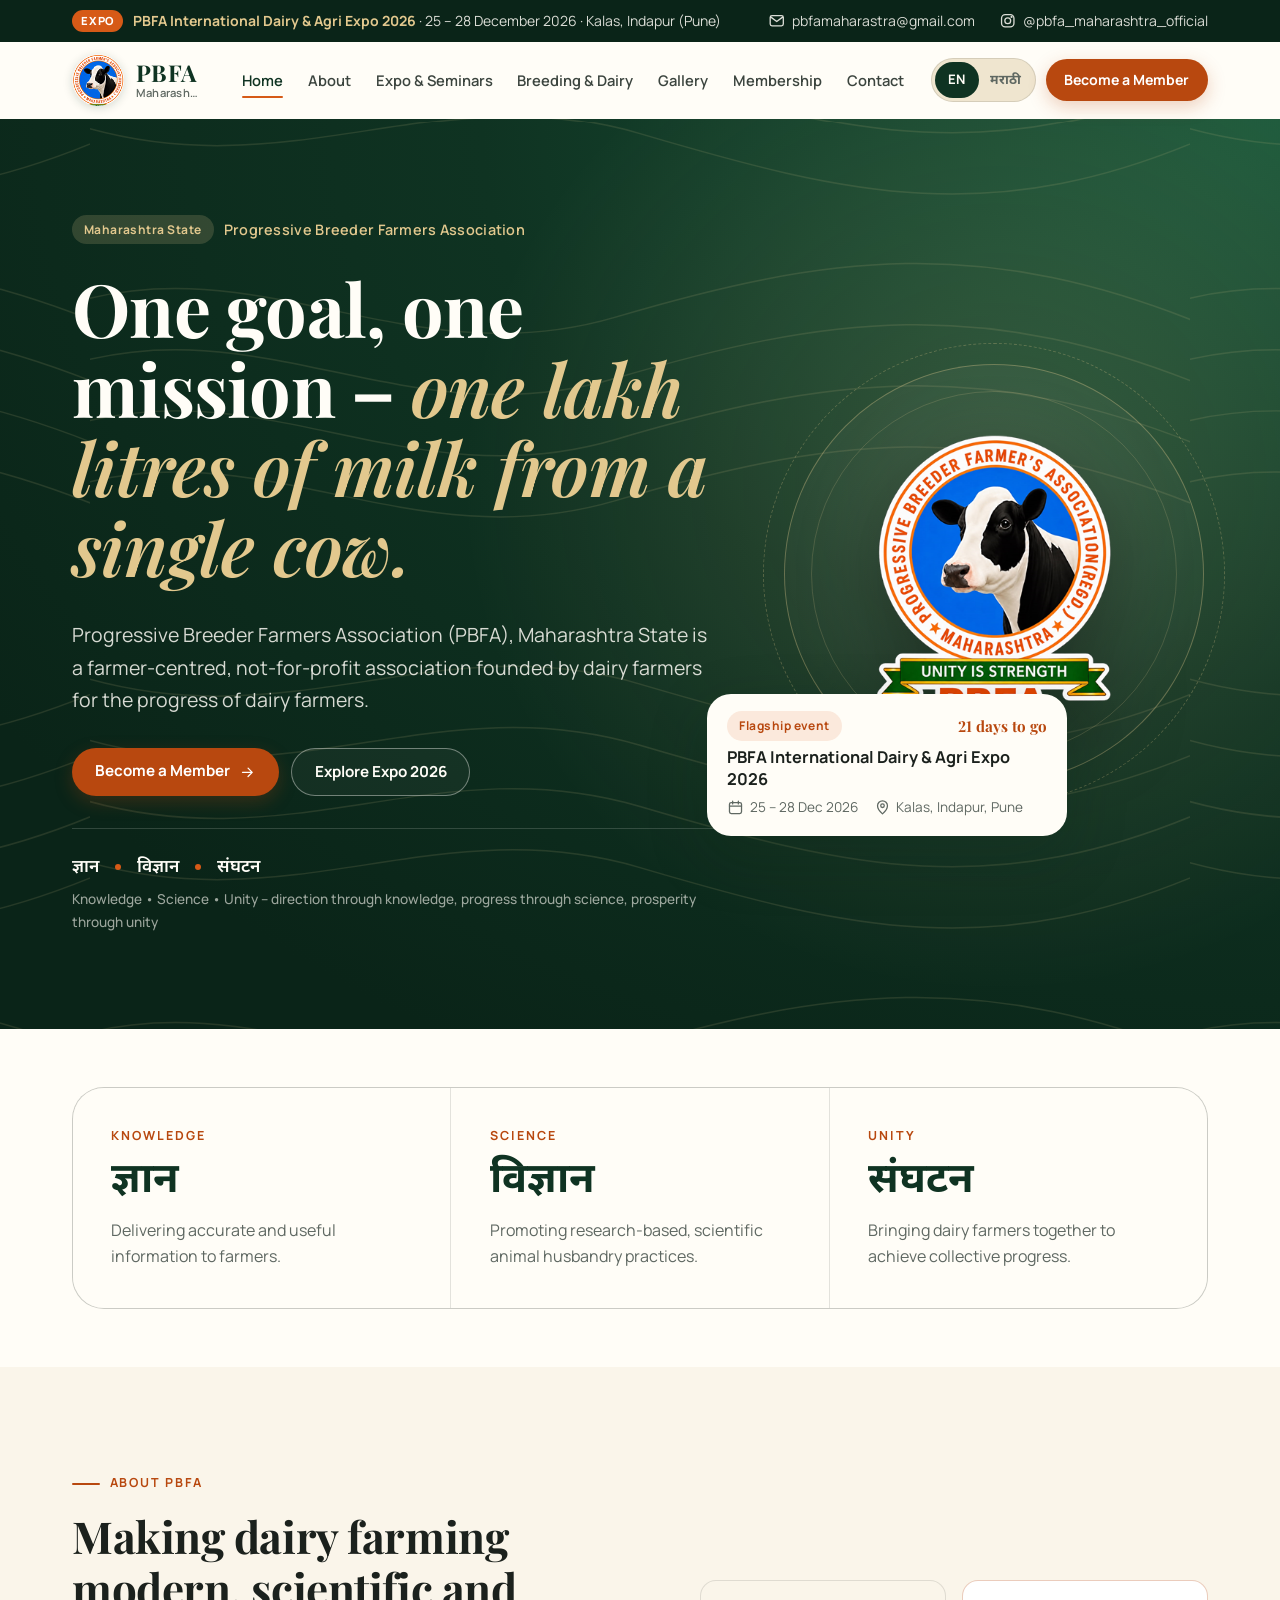
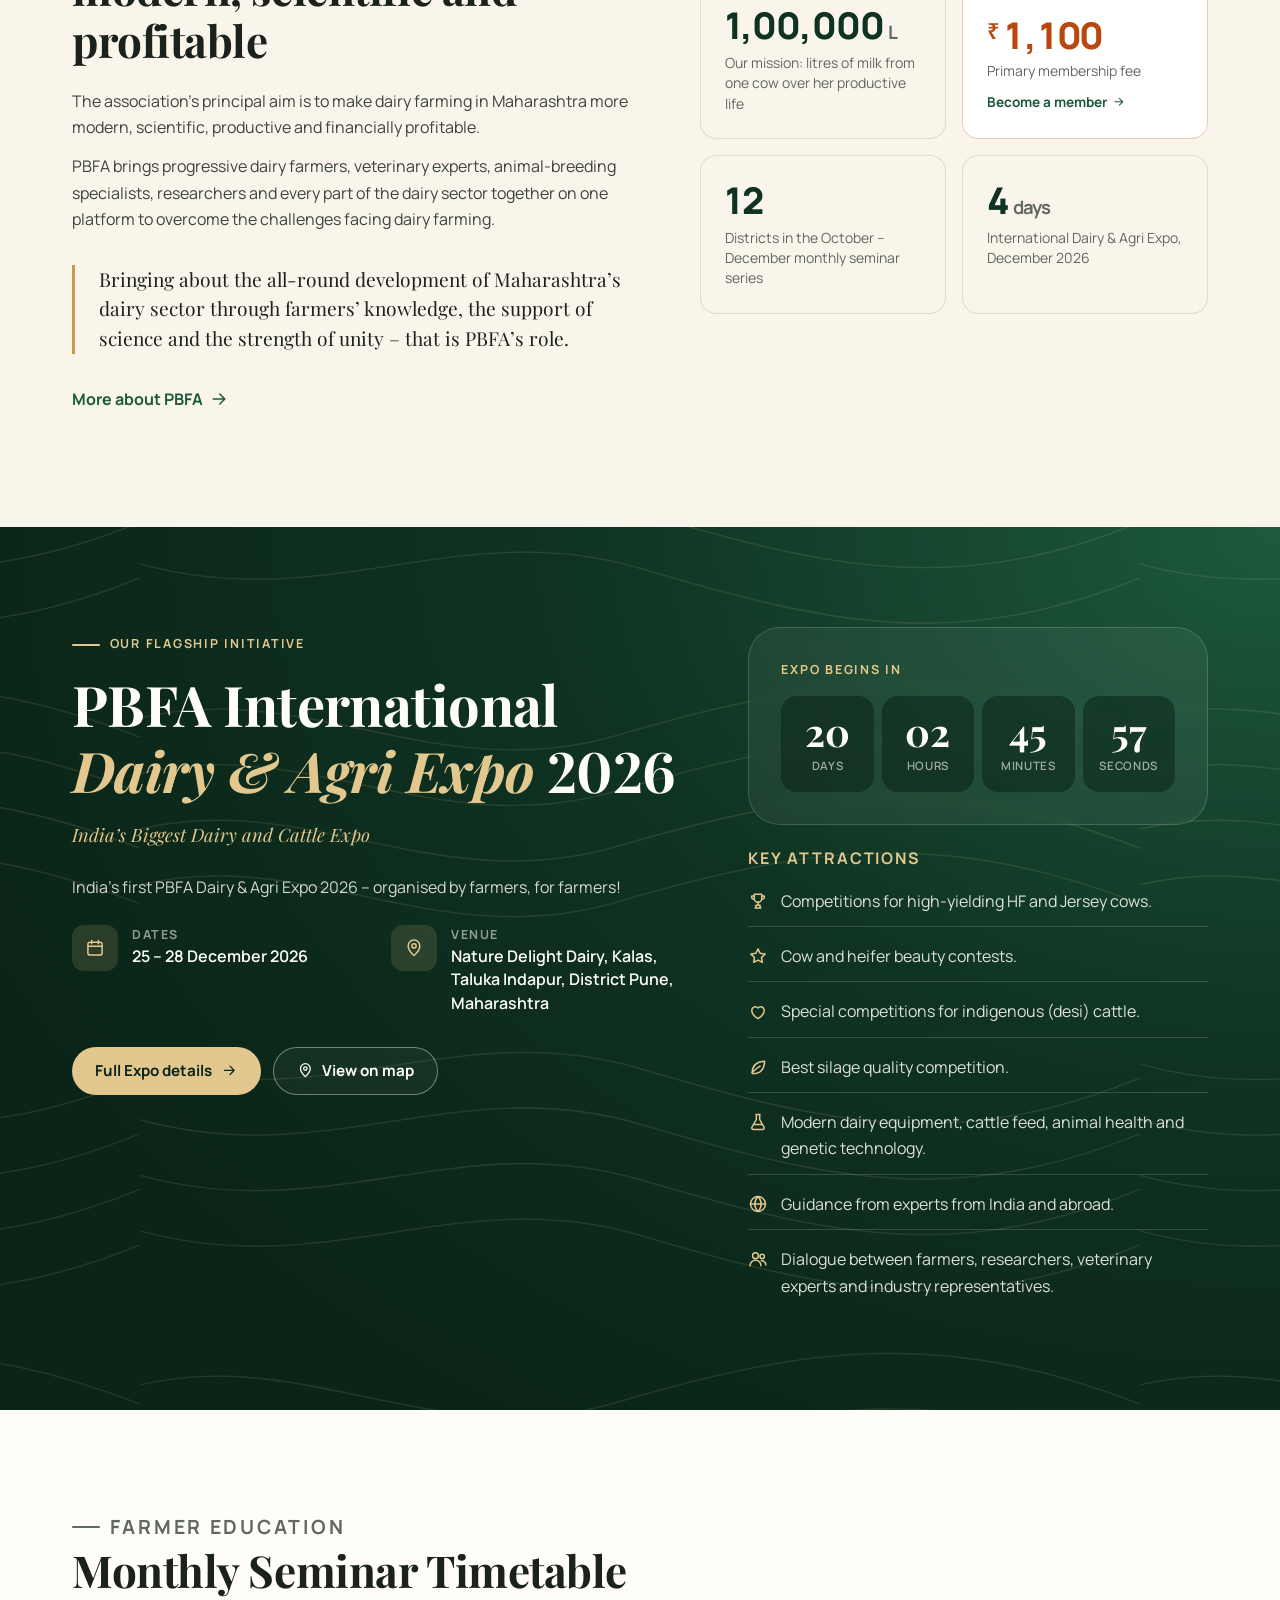
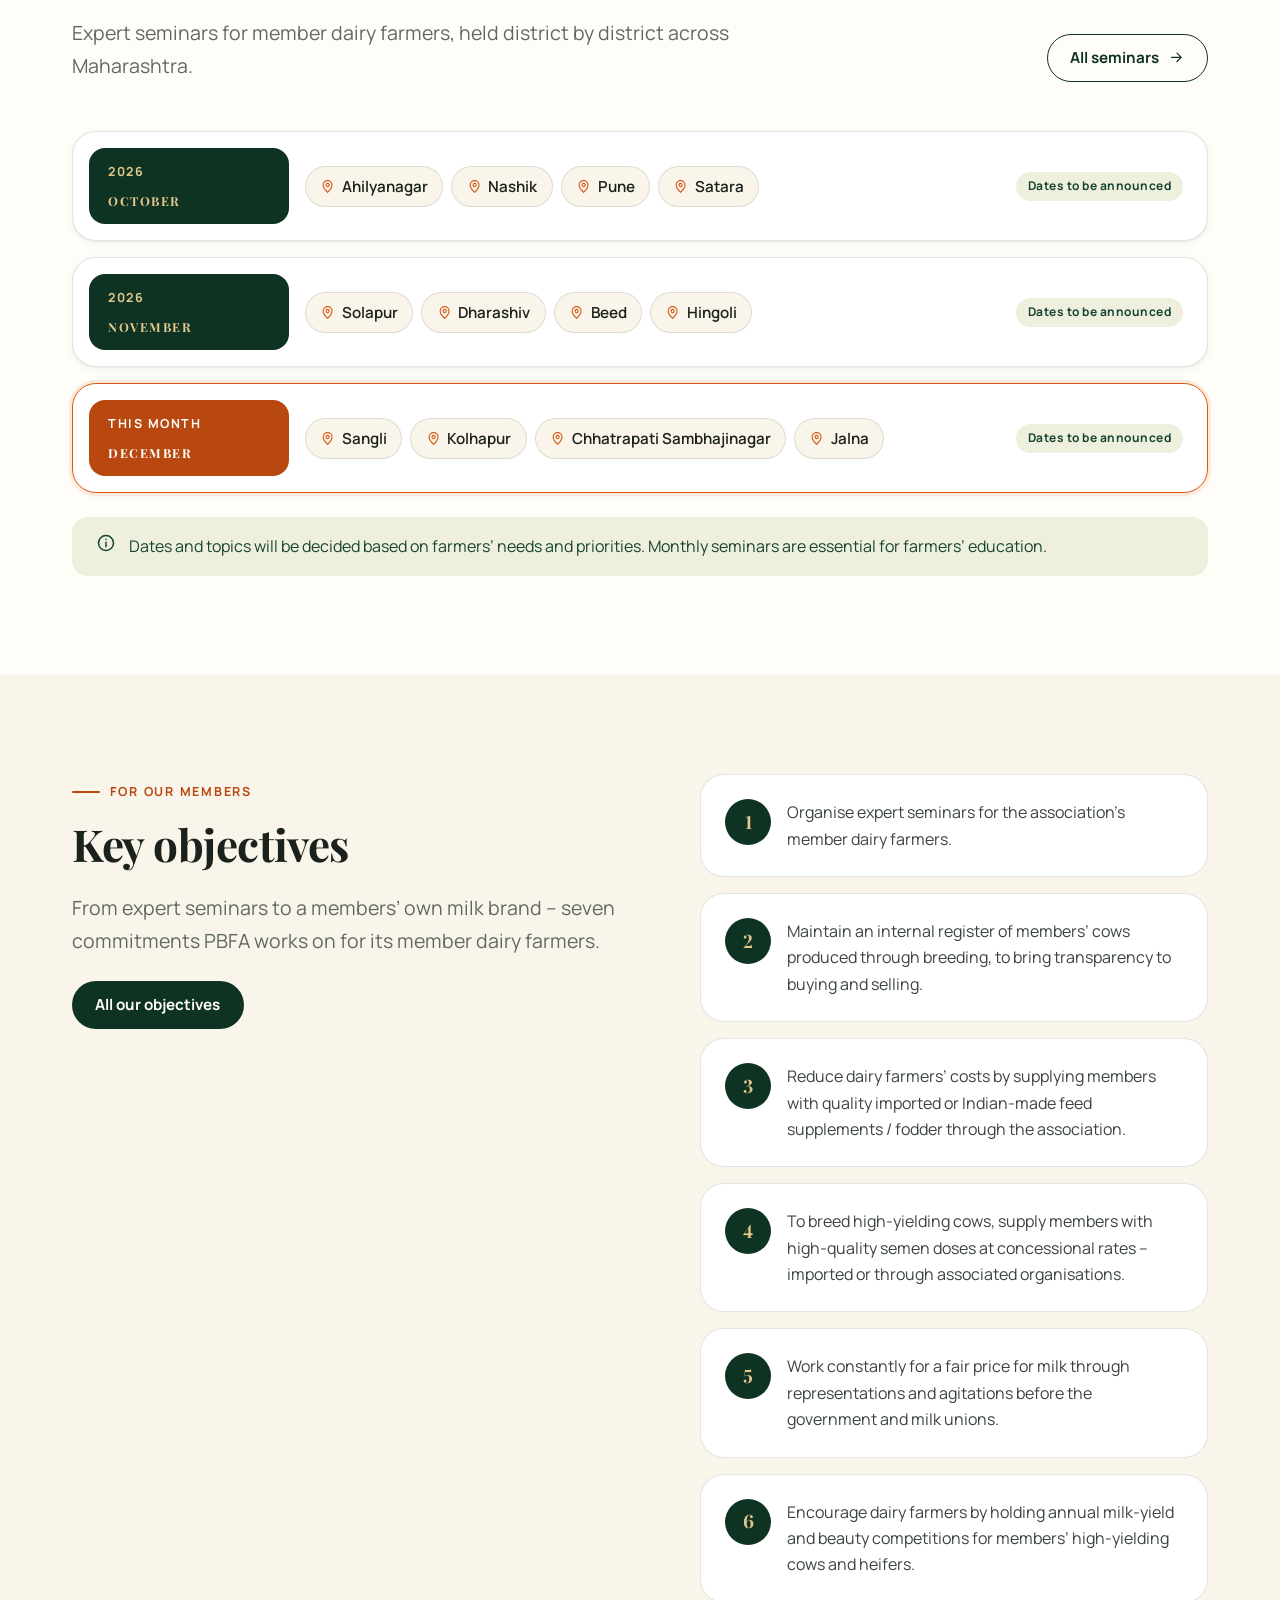
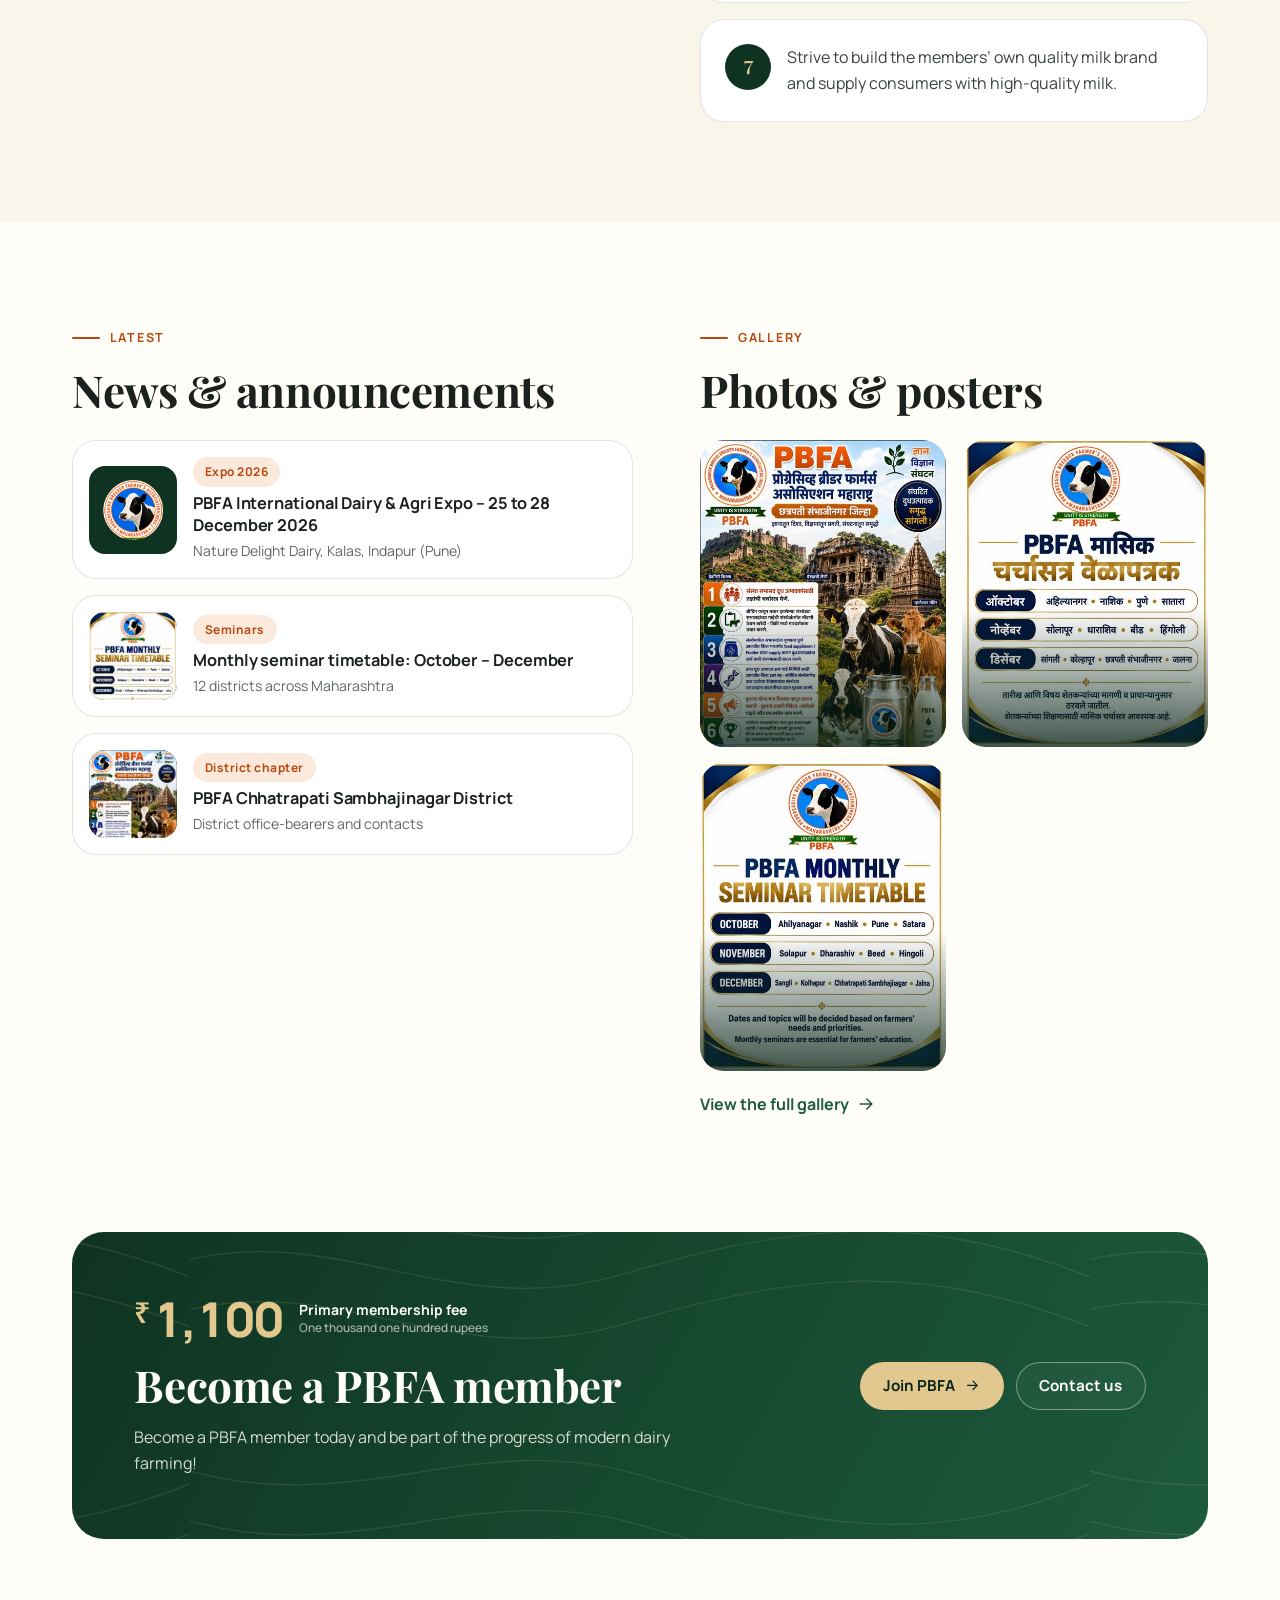
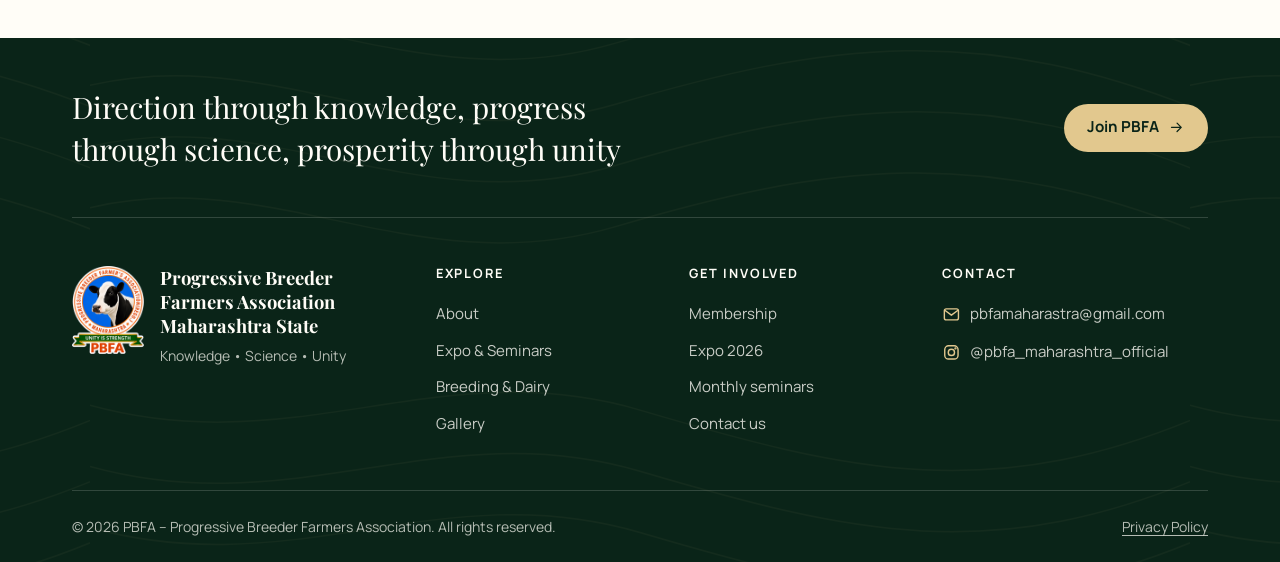
<file: index.html>
<!DOCTYPE html>
<html lang="en" data-lang="en">
<head>
<meta charset="utf-8">
<meta name="viewport" content="width=device-width, initial-scale=1">
<title>PBFA – Progressive Breeder Farmers Association, Maharashtra | प्रोग्रेसिव्ह ब्रीडर फार्मर्स असोसिएशन</title>
<meta name="description" content="PBFA is a farmer-centred, not-for-profit association of dairy farmers in Maharashtra working for scientific breeding, higher productivity and profitable dairy farming. Mission: one lakh litres of milk from one cow.">
<meta name="theme-color" content="#0f3322">
<meta property="og:type" content="website">
<meta property="og:site_name" content="PBFA Maharashtra">
<meta property="og:title" content="PBFA – Progressive Breeder Farmers Association, Maharashtra">
<meta property="og:description" content="ज्ञान • विज्ञान • संघटन – Knowledge, science and unity for Maharashtra’s dairy farmers. PBFA International Dairy & Agri Expo: 25–28 December 2026.">
<meta property="og:image" content="assets/images/social/og-image.jpg">
<meta property="og:locale" content="en_IN">
<meta property="og:locale:alternate" content="mr_IN">
<meta name="twitter:card" content="summary_large_image">
<link rel="icon" type="image/png" sizes="32x32" href="assets/images/logos/pbfa-seal-32.png">
<link rel="icon" type="image/png" sizes="192x192" href="assets/images/logos/pbfa-seal-192.png">
<link rel="apple-touch-icon" href="assets/images/logos/apple-touch-icon.png">
<link rel="manifest" href="site.webmanifest">
<script>(function(){var h=document.documentElement,l=new URLSearchParams(location.search).get("lang");h.dataset.lang=l==="mr"?"mr":"en";h.lang=h.dataset.lang;h.classList.add("js")})()</script>
<link rel="preconnect" href="https://fonts.googleapis.com">
<link rel="preconnect" href="https://fonts.gstatic.com" crossorigin>
<link rel="stylesheet" href="https://fonts.googleapis.com/css2?family=Manrope:wght@400;500;600;700;800&family=Noto+Sans+Devanagari:wght@400;500;600;700&family=Noto+Serif+Devanagari:wght@600;700&family=Playfair+Display:ital,wght@0,600;0,700;1,600&display=swap">
<link rel="stylesheet" href="https://fonts.googleapis.com/css2?family=Noto+Sans:wght@600&text=%E2%82%B9&display=swap">
<link rel="stylesheet" href="assets/css/variables.css">
<link rel="stylesheet" href="assets/css/base.css">
<link rel="stylesheet" href="assets/css/layout.css">
<link rel="stylesheet" href="assets/css/components.css">
<link rel="stylesheet" href="assets/css/pages.css">
<link rel="preload" as="image" href="assets/images/logos/pbfa-logo-320.png">
<script type="module" src="assets/js/main.js"></script>
</head>
<body data-page="home">
<a class="skip-link" href="#main">Skip to content</a>
<div id="site-header-slot"><noscript><p class="container"><a href="about.html">About</a> · <a href="events.html">Expo &amp; Seminars</a> · <a href="breeding.html">Breeding</a> · <a href="gallery.html">Gallery</a> · <a href="membership.html">Membership</a> · <a href="contact.html">Contact</a></p></noscript></div>

<main id="main">

  <!-- ================= HERO ================= -->
  <section class="hero" aria-labelledby="hero-title">
    <div class="container hero__grid">
      <div>
        <div class="hero__kicker">
          <span class="badge badge--gold"><span lang="mr">महाराष्ट्र राज्य</span><span lang="en">Maharashtra State</span></span>
          <span class="hero__org"><span lang="mr">प्रोग्रेसिव्ह ब्रीडर फार्मर्स असोसिएशन</span><span lang="en">Progressive Breeder Farmers Association</span></span>
        </div>
        <h1 id="hero-title">
          <span lang="mr">ध्येय एकच, मिशन एकच – <em>एका गाईपासून एक लाख लिटर दूध!</em></span>
          <span lang="en">One goal, one mission – <em>one lakh litres of milk from a single cow.</em></span>
        </h1>
        <p class="hero__lead">
          <span lang="mr">प्रोग्रेसिव्ह ब्रीडर फार्मर्स असोसिएशन (PBFA), महाराष्ट्र राज्य ही दूध उत्पादक शेतकऱ्यांनी दूध उत्पादक शेतकऱ्यांच्या प्रगतीसाठी स्थापन केलेली शेतकरी-केंद्रित, ना-नफा तत्त्वावर कार्य करणारी संघटना आहे.</span>
          <span lang="en">Progressive Breeder Farmers Association (PBFA), Maharashtra State is a farmer-centred, not-for-profit association founded by dairy farmers for the progress of dairy farmers.</span>
        </p>
        <div class="btn-row">
          <a class="btn btn--primary" href="membership.html"><span lang="mr">सभासद व्हा</span><span lang="en">Become a Member</span><svg class="icon icon--arrow" aria-hidden="true"><use href="assets/icons/icons.svg#arrow-right"/></svg></a>
          <a class="btn btn--ghost-light" href="events.html#expo"><span lang="mr">एक्स्पो 2026 माहिती</span><span lang="en">Explore Expo 2026</span></a>
        </div>
        <div class="hero__trio" aria-label="ज्ञान, विज्ञान, संघटन">
          <span lang="mr" class="always">ज्ञान</span><i></i><span lang="mr" class="always">विज्ञान</span><i></i><span lang="mr" class="always">संघटन</span>
          <small><span lang="mr">ज्ञानातून दिशा, विज्ञानातून प्रगती, संघटनातून समृद्धी</span><span lang="en">Knowledge • Science • Unity – direction through knowledge, progress through science, prosperity through unity</span></small>
        </div>
      </div>

      <div class="hero__visual">
        <div class="medallion">
          <img src="assets/images/logos/pbfa-logo-320.png" width="320" height="393" alt="PBFA emblem – Progressive Breeder Farmer’s Association (Regd.), Maharashtra – Unity is Strength" fetchpriority="high">
        </div>
        <a class="hero-card" href="events.html#expo">
          <span class="hero-card__top">
            <span class="badge badge--saffron"><span lang="mr">प्रमुख उपक्रम</span><span lang="en">Flagship event</span></span>
            <span class="hero-card__days" data-render="daysLeft"></span>
          </span>
          <strong>PBFA International Dairy &amp; Agri Expo 2026</strong>
          <span class="hero-card__meta">
            <span><svg class="icon" aria-hidden="true"><use href="assets/icons/icons.svg#calendar"/></svg><span lang="mr">25 ते 28 डिसेंबर 2026</span><span lang="en">25 – 28 Dec 2026</span></span>
            <span><svg class="icon" aria-hidden="true"><use href="assets/icons/icons.svg#map-pin"/></svg><span lang="mr">कळस, इंदापूर, पुणे</span><span lang="en">Kalas, Indapur, Pune</span></span>
          </span>
        </a>
      </div>
    </div>
  </section>

  <!-- ================= PILLARS ================= -->
  <section class="section section--tight" aria-label="ज्ञान • विज्ञान • संघटन">
    <div class="container">
      <div class="pillars reveal">
        <div class="pillar">
          <span class="pillar__en">Knowledge</span>
          <span class="pillar__word always" lang="mr">ज्ञान</span>
          <p><span lang="mr">शेतकऱ्यांपर्यंत अचूक आणि उपयुक्त माहिती पोहोचवणे.</span><span lang="en">Delivering accurate and useful information to farmers.</span></p>
        </div>
        <div class="pillar">
          <span class="pillar__en">Science</span>
          <span class="pillar__word always" lang="mr">विज्ञान</span>
          <p><span lang="mr">संशोधनाधारित आणि शास्त्रीय पशुपालन पद्धतींना प्रोत्साहन देणे.</span><span lang="en">Promoting research-based, scientific animal husbandry practices.</span></p>
        </div>
        <div class="pillar">
          <span class="pillar__en">Unity</span>
          <span class="pillar__word always" lang="mr">संघटन</span>
          <p><span lang="mr">दूध उत्पादक शेतकऱ्यांना एकत्र आणून सामूहिक प्रगती साधणे.</span><span lang="en">Bringing dairy farmers together to achieve collective progress.</span></p>
        </div>
      </div>
    </div>
  </section>

  <!-- ================= ABOUT INTRO ================= -->
  <section class="section section--cream" aria-labelledby="intro-title">
    <div class="container split">
      <div class="reveal">
        <p class="eyebrow"><span lang="mr">आमची ओळख</span><span lang="en">About PBFA</span></p>
        <h2 id="intro-title"><span lang="mr">दुग्धव्यवसाय अधिक आधुनिक, वैज्ञानिक व फायदेशीर</span><span lang="en">Making dairy farming modern, scientific and profitable</span></h2>
        <div class="prose">
          <p><span lang="mr">महाराष्ट्रातील दुग्धव्यवसाय अधिक आधुनिक, वैज्ञानिक, उत्पादनक्षम आणि आर्थिकदृष्ट्या फायदेशीर बनवणे हे संघटनेचे प्रमुख उद्दिष्ट आहे.</span><span lang="en">The association’s principal aim is to make dairy farming in Maharashtra more modern, scientific, productive and financially profitable.</span></p>
          <p><span lang="mr">या आव्हानांवर मात करण्यासाठी प्रगतिशील दूध उत्पादक शेतकरी, पशुवैद्यकीय तज्ज्ञ, पशुप्रजनन क्षेत्रातील अभ्यासक, संशोधक आणि दुग्धव्यवसायातील विविध घटकांना एका व्यासपीठावर आणण्याचे कार्य PBFA करीत आहे.</span><span lang="en">PBFA brings progressive dairy farmers, veterinary experts, animal-breeding specialists, researchers and every part of the dairy sector together on one platform to overcome the challenges facing dairy farming.</span></p>
        </div>
        <blockquote class="intro__quote"><span lang="mr">शेतकऱ्यांचे ज्ञान, विज्ञानाची जोड आणि संघटनेची ताकद यांमधून महाराष्ट्रातील दुग्धव्यवसायाचा सर्वांगीण विकास घडवणे, हीच PBFA ची भूमिका आहे.</span><span lang="en">Bringing about the all-round development of Maharashtra’s dairy sector through farmers’ knowledge, the support of science and the strength of unity – that is PBFA’s role.</span></blockquote>
        <p style="margin-top:2rem"><a class="text-link" href="about.html"><span lang="mr">PBFA विषयी अधिक</span><span lang="en">More about PBFA</span><svg class="icon" aria-hidden="true"><use href="assets/icons/icons.svg#arrow-right"/></svg></a></p>
      </div>
      <div class="facts reveal">
        <div class="fact"><span class="fact__value">1,00,000<small>L</small></span><span class="fact__label"><span lang="mr">ध्येय: एका गाईपासून तिच्या संपूर्ण उत्पादक आयुष्यात</span><span lang="en">Our mission: litres of milk from one cow over her productive life</span></span></div>
        <a class="fact fact--link" href="membership.html"><span class="fact__value"><span class="price" role="text" aria-label="₹1,100"><span class="price__cur" aria-hidden="true">₹</span><span aria-hidden="true">1,100</span></span></span><span class="fact__label"><span lang="mr">प्राथमिक सभासदत्व शुल्क</span><span lang="en">Primary membership fee</span></span><span class="fact__more"><span lang="mr">सभासद व्हा</span><span lang="en">Become a member</span> <svg class="icon" aria-hidden="true"><use href="assets/icons/icons.svg#arrow-right"/></svg></span></a>
        <div class="fact"><span class="fact__value">12</span><span class="fact__label"><span lang="mr">ऑक्टोबर – डिसेंबर मासिक चर्चासत्रांतील जिल्हे</span><span lang="en">Districts in the October – December monthly seminar series</span></span></div>
        <div class="fact"><span class="fact__value">4<small lang="mr">दिवस</small><small lang="en">days</small></span><span class="fact__label"><span lang="mr">आंतरराष्ट्रीय डेअरी व कृषी प्रदर्शन, डिसेंबर 2026</span><span lang="en">International Dairy &amp; Agri Expo, December 2026</span></span></div>
      </div>
    </div>
  </section>

  <!-- ================= EXPO ================= -->
  <section class="section section--dark expo" aria-labelledby="expo-title">
    <div class="container expo__grid">
      <div class="reveal">
        <p class="eyebrow"><span lang="mr">संघटनेचा महत्त्वाकांक्षी उपक्रम</span><span lang="en">Our flagship initiative</span></p>
        <h2 class="expo__title" id="expo-title">PBFA International <em>Dairy &amp; Agri Expo</em> 2026</h2>
        <span class="expo__claim"><span lang="mr">भारतातील सर्वात मोठे डेअरी प्रदर्शन</span><span lang="en">India’s Biggest Dairy and Cattle Expo</span></span>
        <p><span lang="mr">शेतकऱ्यांनी शेतकऱ्यांसाठी भरवलेला भारतातील पहिला PBFA डेअरी व ॲग्री एक्स्पो 2026!</span><span lang="en">India’s first PBFA Dairy &amp; Agri Expo 2026 – organised by farmers, for farmers!</span></p>
        <div class="expo__meta">
          <div class="meta-item">
            <span class="meta-item__icon"><svg class="icon" aria-hidden="true"><use href="assets/icons/icons.svg#calendar"/></svg></span>
            <span><span class="meta-item__label"><span lang="mr">दिनांक</span><span lang="en">Dates</span></span><span class="meta-item__value"><span lang="mr">25 ते 28 डिसेंबर 2026</span><span lang="en">25 – 28 December 2026</span></span></span>
          </div>
          <div class="meta-item">
            <span class="meta-item__icon"><svg class="icon" aria-hidden="true"><use href="assets/icons/icons.svg#map-pin"/></svg></span>
            <span><span class="meta-item__label"><span lang="mr">स्थळ</span><span lang="en">Venue</span></span><span class="meta-item__value"><span lang="mr">नेचर डिलाईट डेअरी, कळस, तालुका इंदापूर, जिल्हा पुणे, महाराष्ट्र.</span><span lang="en">Nature Delight Dairy, Kalas, Taluka Indapur, District Pune, Maharashtra</span></span></span>
          </div>
        </div>
        <div class="btn-row">
          <a class="btn btn--gold" href="events.html#expo"><span lang="mr">एक्स्पोची संपूर्ण माहिती</span><span lang="en">Full Expo details</span><svg class="icon icon--arrow" aria-hidden="true"><use href="assets/icons/icons.svg#arrow-right"/></svg></a>
          <a class="btn btn--ghost-light" href="https://www.google.com/maps/search/?api=1&amp;query=Nature+Delight+Dairy+Kalas+Indapur+Pune" target="_blank" rel="noopener"><svg class="icon" aria-hidden="true"><use href="assets/icons/icons.svg#map-pin"/></svg><span lang="mr">नकाशावर पहा</span><span lang="en">View on map</span></a>
        </div>
      </div>
      <div class="reveal">
        <div class="countdown" data-render="countdown"></div>
        <div style="margin-top:1.5rem">
          <h3 style="font-size:1rem;letter-spacing:.12em;text-transform:uppercase;color:var(--gold-300);font-family:var(--font-sans)"><span lang="mr">प्रमुख आकर्षणे</span><span lang="en">Key attractions</span></h3>
          <div data-render="expoHighlights"></div>
        </div>
      </div>
    </div>
  </section>

  <!-- ================= SEMINARS ================= -->
  <section class="section" aria-labelledby="seminar-title">
    <div class="container">
      <div class="section-head section-head__row reveal">
        <div>
          <p class="eyebrow"><span lang="mr">शेतकरी शिक्षण</span><span lang="en">Farmer education</span></p>
          <h2 id="seminar-title"><span lang="mr">PBFA मासिक चर्चासत्र वेळापत्रक</span><span lang="en">Monthly Seminar Timetable</span></h2>
          <p><span lang="mr">संस्था सभासद दूध उत्पादकांसाठी तज्ञांची चर्चासत्रे – महाराष्ट्रातील जिल्ह्याजिल्ह्यात.</span><span lang="en">Expert seminars for member dairy farmers, held district by district across Maharashtra.</span></p>
        </div>
        <a class="btn btn--outline" href="events.html#seminars"><span lang="mr">सर्व चर्चासत्रे</span><span lang="en">All seminars</span><svg class="icon icon--arrow" aria-hidden="true"><use href="assets/icons/icons.svg#arrow-right"/></svg></a>
      </div>
      <div class="reveal" data-render="timetable"></div>
    </div>
  </section>

  <!-- ================= KEY OBJECTIVES ================= -->
  <section class="section section--cream" aria-labelledby="obj-title">
    <div class="container split" style="align-items:start">
      <div class="reveal sticky-col">
        <p class="eyebrow"><span lang="mr">सभासदांसाठी</span><span lang="en">For our members</span></p>
        <h2 id="obj-title"><span lang="mr">प्रमुख उद्दिष्टे</span><span lang="en">Key objectives</span></h2>
        <p class="lead"><span lang="mr">चर्चासत्रांपासून ते स्वतःच्या दूध ब्रँडपर्यंत – सभासद दूध उत्पादकांच्या प्रगतीसाठी PBFA ची सात प्रमुख उद्दिष्टे.</span><span lang="en">From expert seminars to a members’ own milk brand – seven commitments PBFA works on for its member dairy farmers.</span></p>
        <div class="btn-row" style="margin-top:1.5rem">
          <a class="btn btn--dark" href="about.html#objectives"><span lang="mr">संघटनेची सर्व उद्दिष्टे</span><span lang="en">All our objectives</span></a>
        </div>
      </div>
      <ol class="objectives" style="grid-template-columns:1fr">
        <li class="objective objective--plain"><span class="objective__num">1</span><p><span lang="mr">संस्था सभासद दूध उत्पादकांसाठी तज्ञांची चर्चासत्र घेणे.</span><span lang="en">Organise expert seminars for the association’s member dairy farmers.</span></p></li>
        <li class="objective objective--plain"><span class="objective__num">2</span><p><span lang="mr">ब्रिडिंग पासून तयार झालेल्या संस्थेच्या सभासदांच्या गाईंची संस्थेअंतर्गत नोंदणी ठेऊन खरेदी - विक्री मध्ये पारदर्शकता तयार करणे.</span><span lang="en">Maintain an internal register of members’ cows produced through breeding, to bring transparency to buying and selling.</span></p></li>
        <li class="objective objective--plain"><span class="objective__num">3</span><p><span lang="mr">संस्थेमार्फत सभासदांना गुणवत्ता पूर्ण आयातीत किंवा भारतमेड feed suppliment / Fodder यांचा supply करून दुधउत्पादकांचा खर्च कमी करण्यासाठी प्रयत्न करणे.</span><span lang="en">Reduce dairy farmers’ costs by supplying members with quality imported or Indian-made feed supplements / fodder through the association.</span></p></li>
        <li class="objective objective--plain"><span class="objective__num">4</span><p><span lang="mr">उच्च दुध उत्पादन क्षम गाई निर्मिती साठी आयातीत किंवा इतर सह - संबधित संस्थेमार्फत उच्च दर्जाच्या रेतमात्रांचा संस्थेच्या सभासदांना सवलतीच्या दरात पुरवठा करणे.</span><span lang="en">To breed high-yielding cows, supply members with high-quality semen doses at concessional rates – imported or through associated organisations.</span></p></li>
        <li class="objective objective--plain"><span class="objective__num">5</span><p><span lang="mr">दुधाला योग्य भाव मिळावा म्हणून शासन दरबारी - दूधसंघ दरबारी निवेदन -आंदोलने याद्वारे सदैव प्रयत्नशील काम करणे.</span><span lang="en">Work constantly for a fair price for milk through representations and agitations before the government and milk unions.</span></p></li>
        <li class="objective objective--plain"><span class="objective__num">6</span><p><span lang="mr">संस्थेच्या सभासदांच्या उच्च दूध उत्पादनक्षम गाईंची / कालवडींची दरवर्षी दूधस्पर्धा / सौंदर्य स्पर्धा भरवण्यासाठी प्रयत्न करून दुध उत्पादकांना प्रोत्साहित करणे.</span><span lang="en">Encourage dairy farmers by holding annual milk-yield and beauty competitions for members’ high-yielding cows and heifers.</span></p></li>
        <li class="objective objective--plain"><span class="objective__num">7</span><p><span lang="mr">संस्थेच्या दुधउत्पादकांचा दुधाचा स्वतःचा गुणवत्ता पूर्ण ब्रँड तयार करून ग्राहकांना दर्जेदार दुधाचा पुरवठा करण्यासाठी प्रयत्नशील राहणे.</span><span lang="en">Strive to build the members’ own quality milk brand and supply consumers with high-quality milk.</span></p></li>
      </ol>
    </div>
  </section>

  <!-- ================= UPDATES + GALLERY ================= -->
  <section class="section" aria-labelledby="updates-title">
    <div class="container split" style="align-items:start">
      <div class="reveal">
        <p class="eyebrow"><span lang="mr">ताज्या घडामोडी</span><span lang="en">Latest</span></p>
        <h2 id="updates-title"><span lang="mr">सूचना व घोषणा</span><span lang="en">News &amp; announcements</span></h2>
        <div data-render="updates" style="margin-top:1.5rem"></div>
      </div>
      <div class="reveal">
        <p class="eyebrow"><span lang="mr">गॅलरी</span><span lang="en">Gallery</span></p>
        <h2><span lang="mr">छायाचित्रे व पोस्टर्स</span><span lang="en">Photos &amp; posters</span></h2>
        <div data-render="galleryPreview" data-limit="3" style="margin-top:1.5rem"></div>
        <p style="margin-top:1.25rem"><a class="text-link" href="gallery.html"><span lang="mr">संपूर्ण गॅलरी पहा</span><span lang="en">View the full gallery</span><svg class="icon" aria-hidden="true"><use href="assets/icons/icons.svg#arrow-right"/></svg></a></p>
      </div>
    </div>
  </section>

  <!-- ================= MEMBERSHIP CTA ================= -->
  <section class="section" style="padding-top:0" aria-labelledby="join-title">
    <div class="container">
      <div class="cta-band reveal">
        <div>
          <div class="price-block">
            <span class="price price--lg" role="text" aria-label="₹1,100"><span class="price__cur" aria-hidden="true">₹</span><span aria-hidden="true">1,100</span></span>
            <span class="price-block__label"><span lang="mr">प्राथमिक सभासदत्व शुल्क</span><span lang="en">Primary membership fee</span><small><span lang="mr">एक हजार शंभर रुपये</span><span lang="en">One thousand one hundred rupees</span></small></span>
          </div>
          <h2 id="join-title"><span lang="mr">PBFA सभासदत्व</span><span lang="en">Become a PBFA member</span></h2>
          <p><span lang="mr">आजच PBFA चे सभासद व्हा आणि आधुनिक दुग्धव्यवसायाच्या प्रगतीमध्ये सहभागी व्हा!</span><span lang="en">Become a PBFA member today and be part of the progress of modern dairy farming!</span></p>
        </div>
        <div class="btn-row">
          <a class="btn btn--gold" href="membership.html"><span lang="mr">सभासद व्हा</span><span lang="en">Join PBFA</span><svg class="icon icon--arrow" aria-hidden="true"><use href="assets/icons/icons.svg#arrow-right"/></svg></a>
          <a class="btn btn--ghost-light" href="contact.html"><span lang="mr">संपर्क साधा</span><span lang="en">Contact us</span></a>
        </div>
      </div>
    </div>
  </section>
</main>

<div id="site-footer-slot"></div>
</body>
</html>
</file>
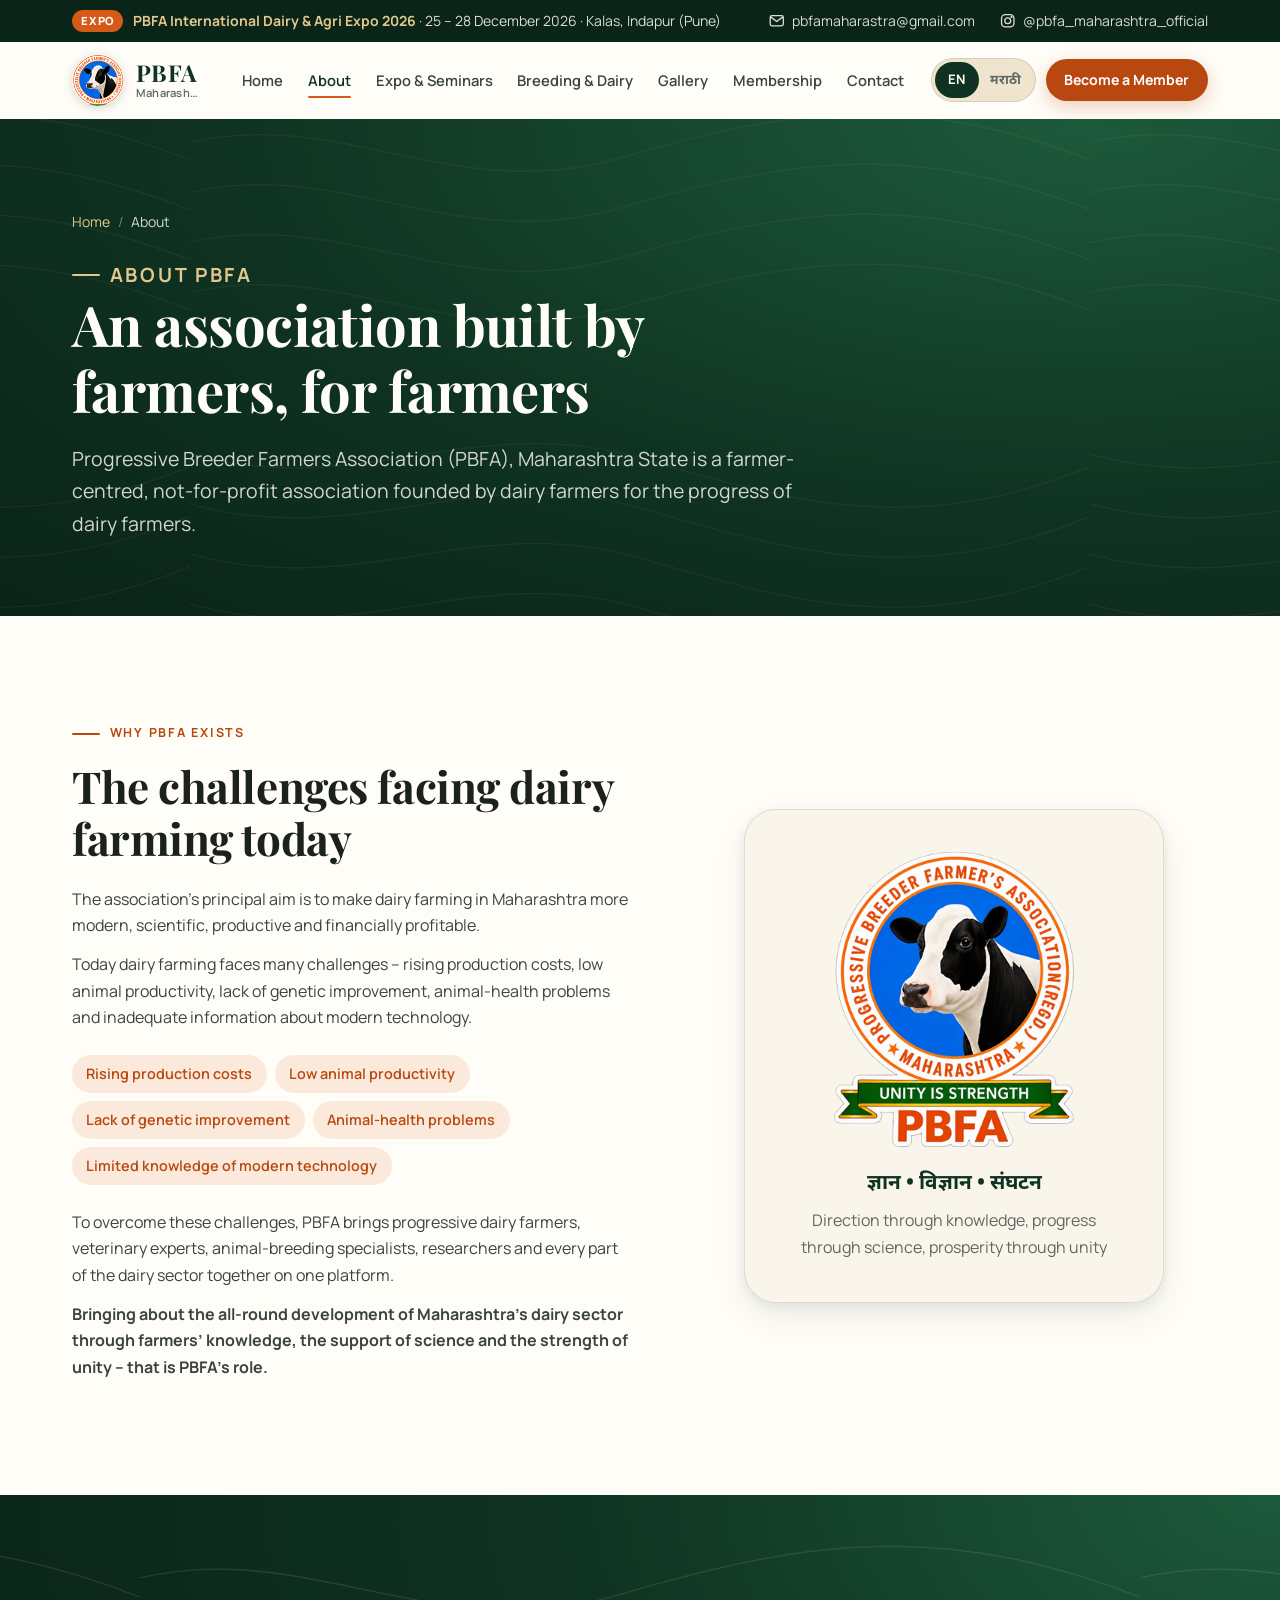
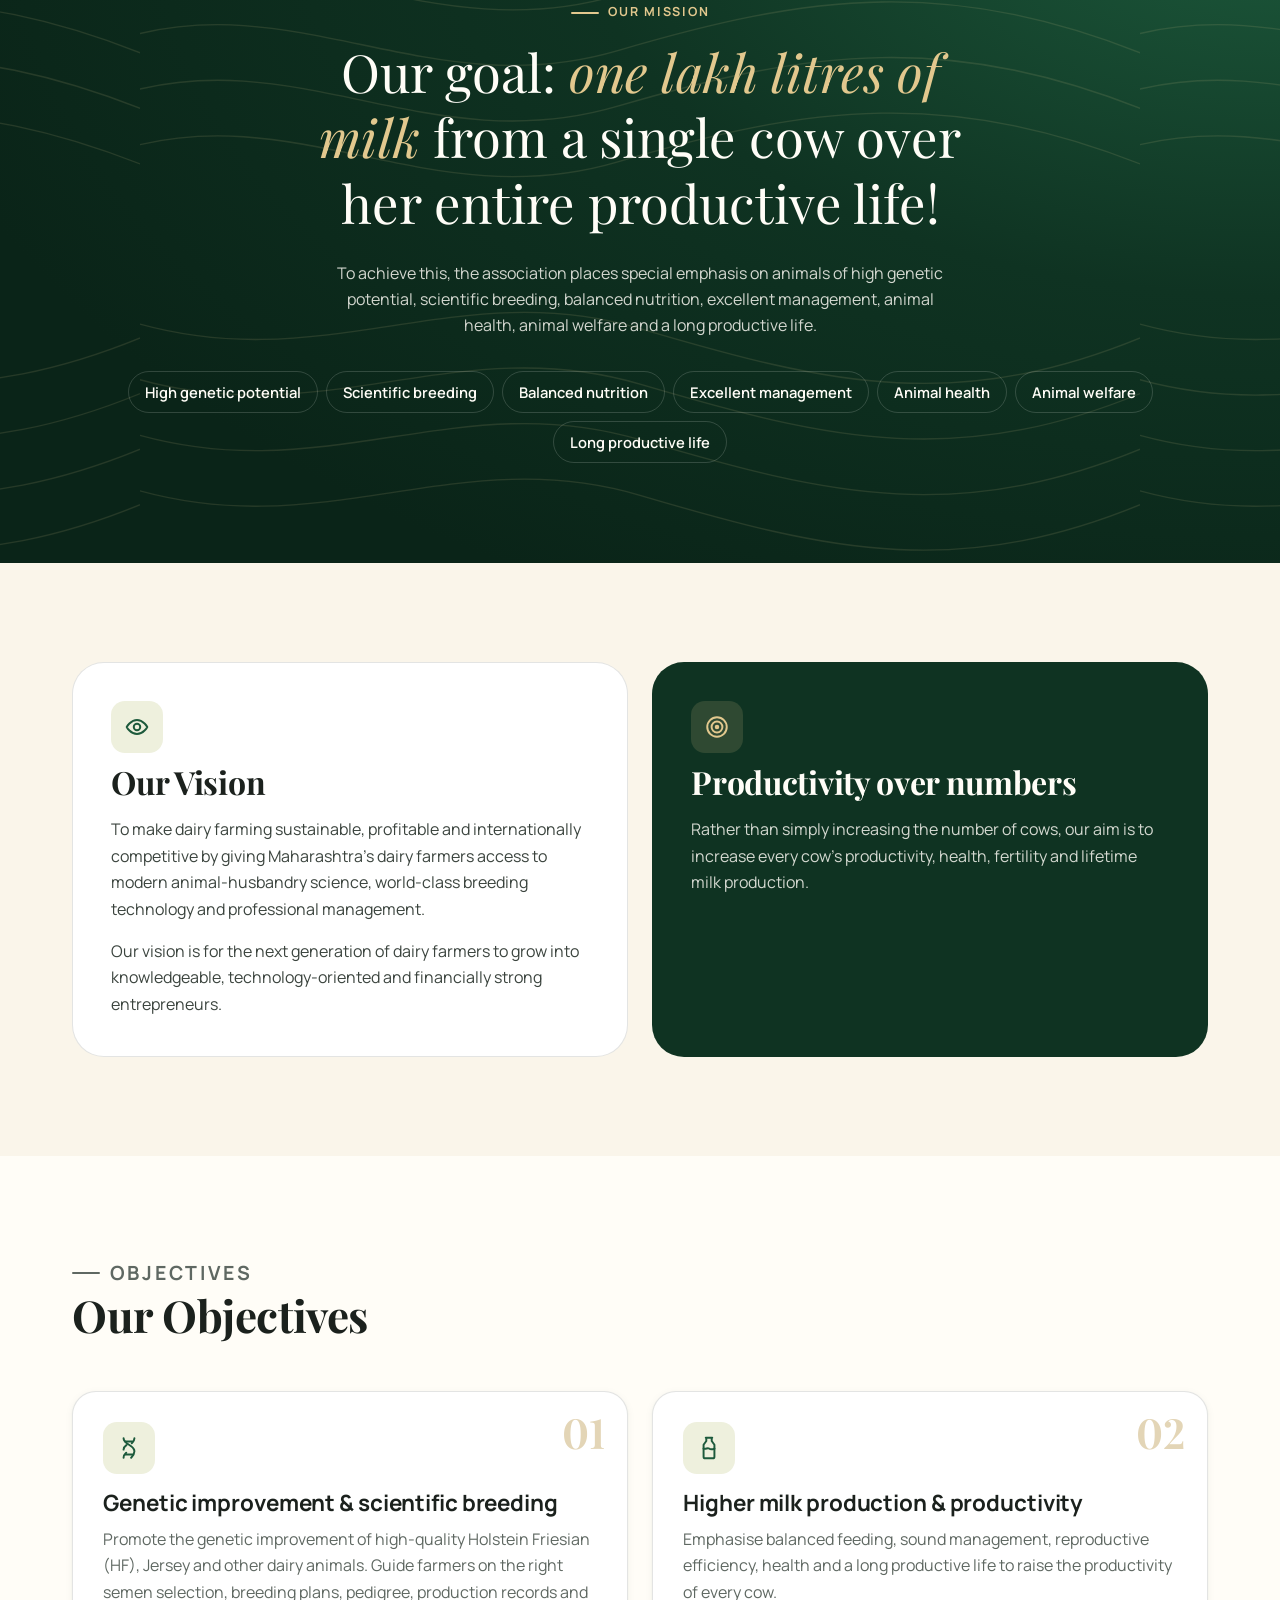
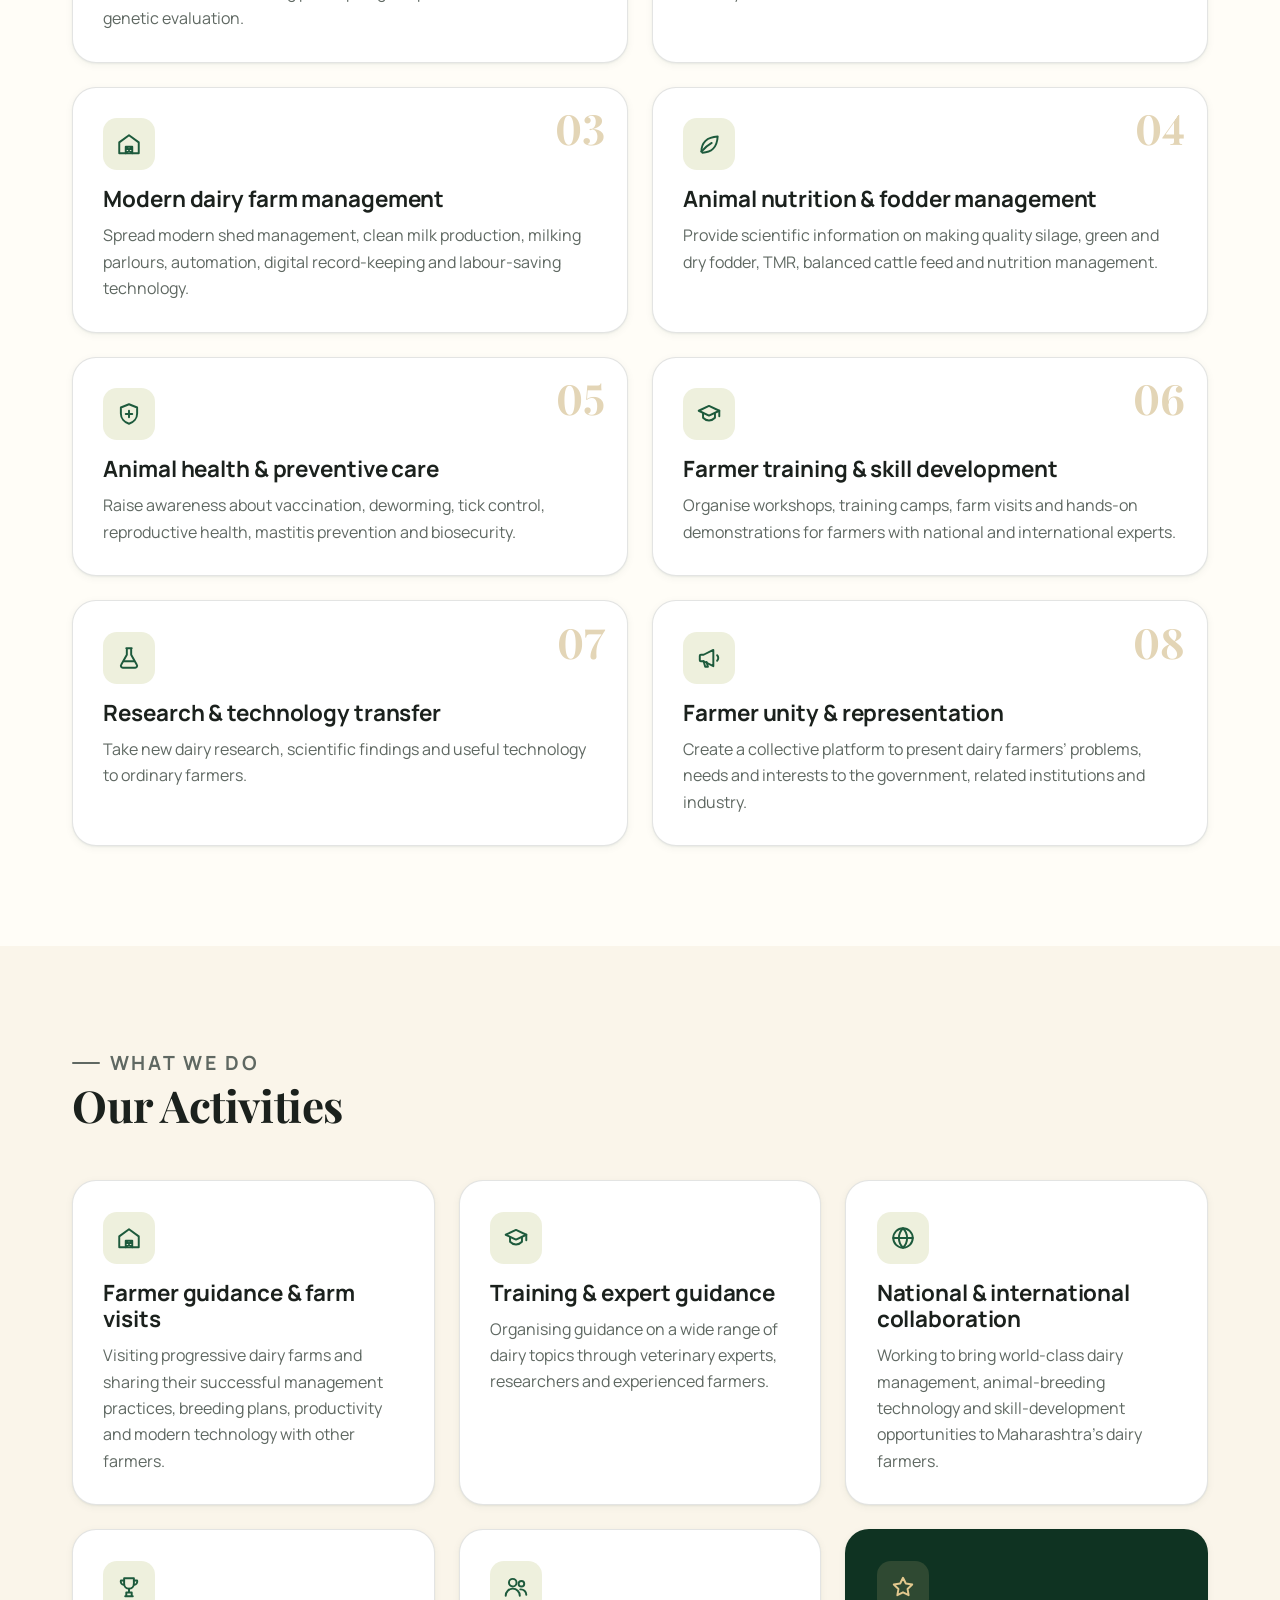
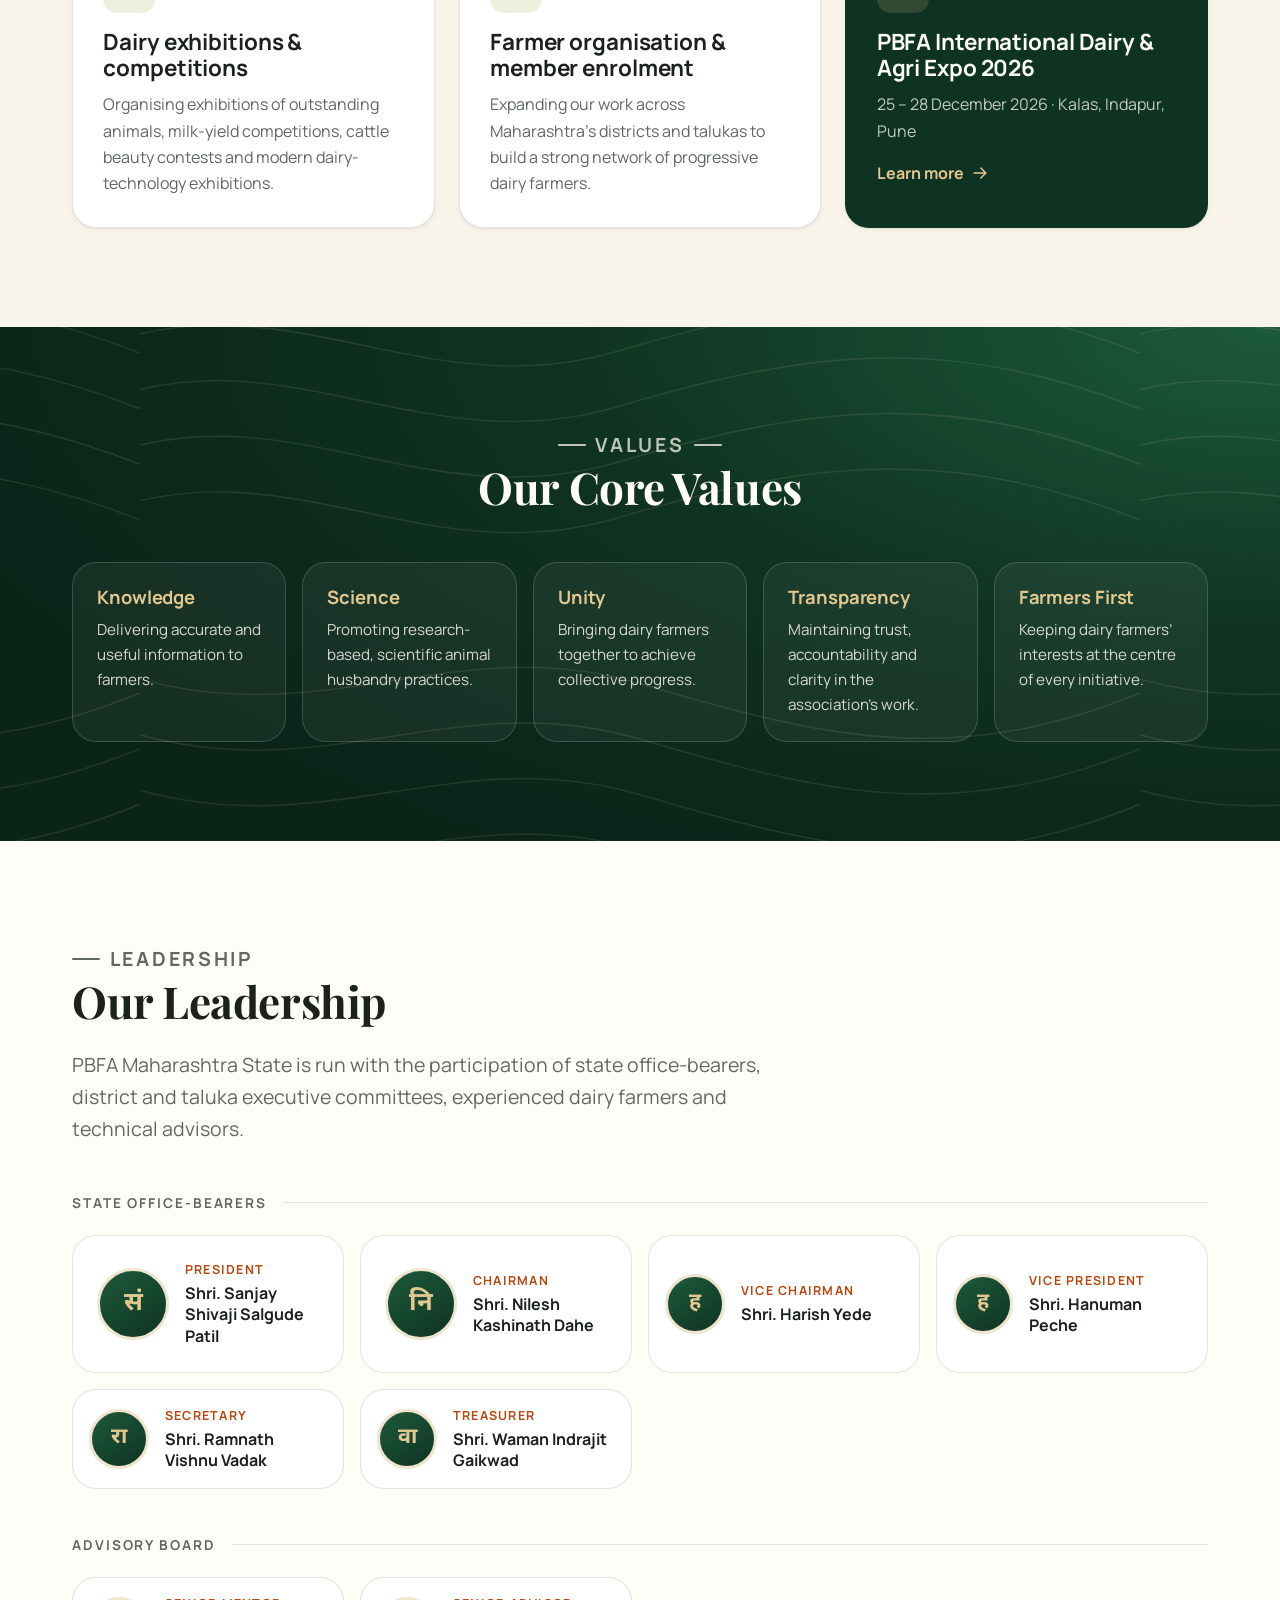
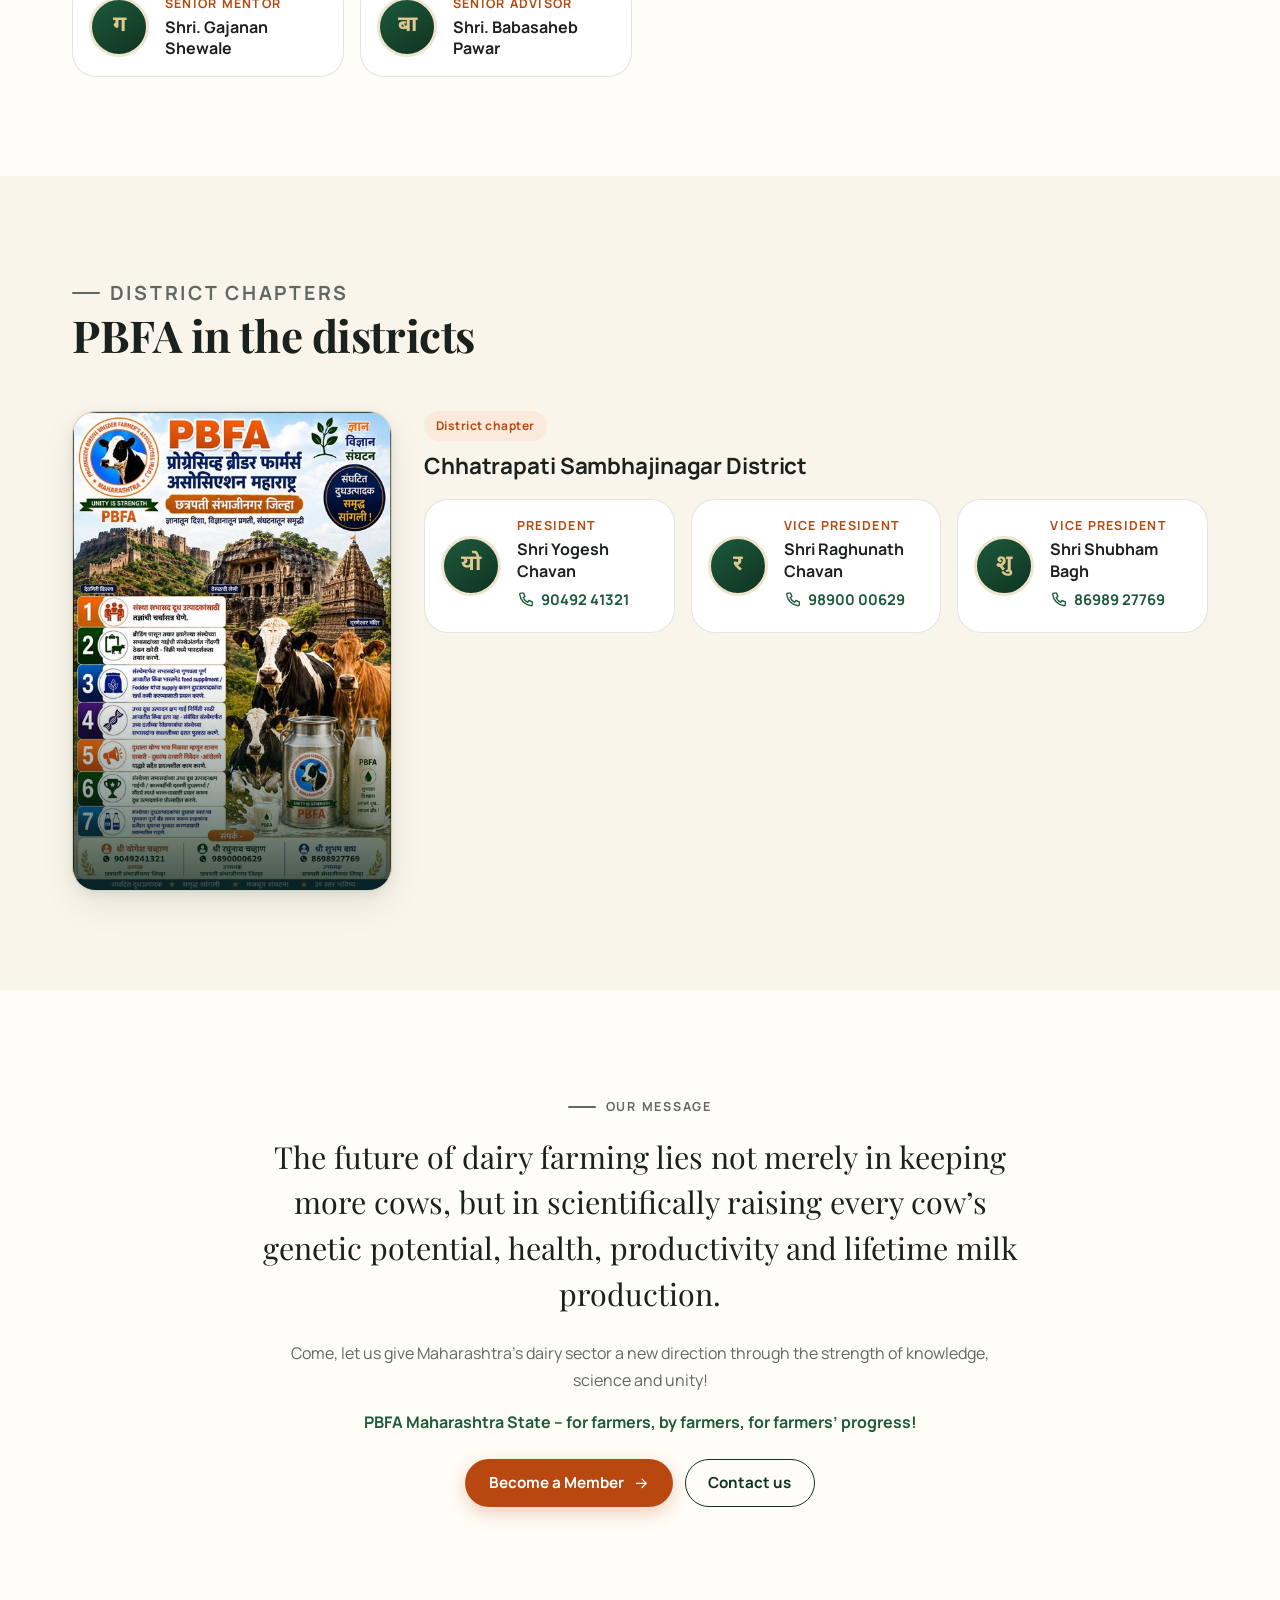
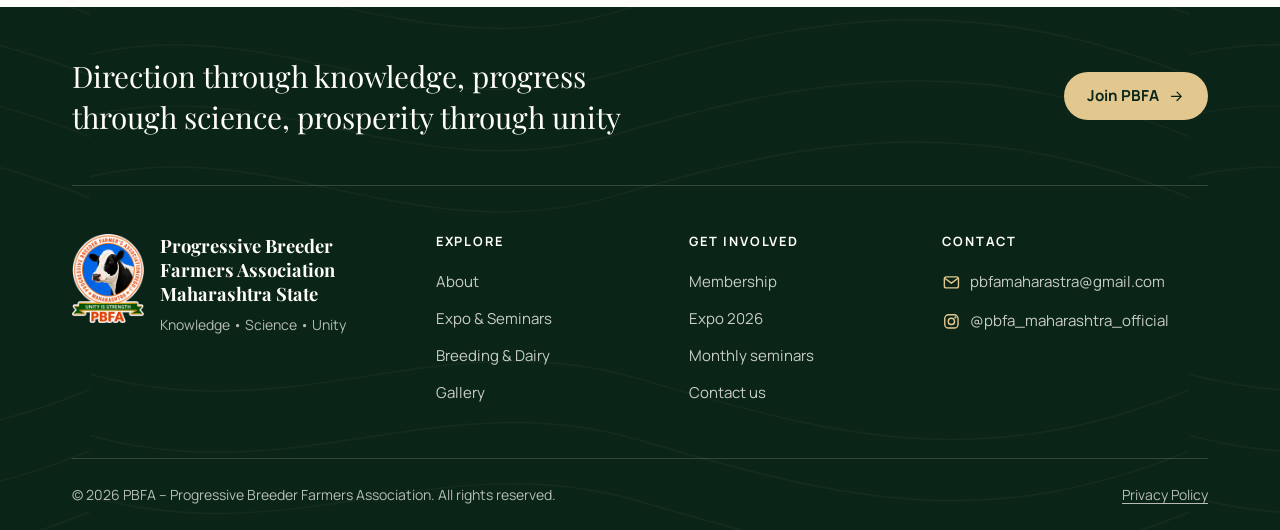
<file: about.html>
<!DOCTYPE html>
<html lang="en" data-lang="en">
<head>
<meta charset="utf-8">
<meta name="viewport" content="width=device-width, initial-scale=1">
<title>About PBFA – Mission, Vision, Objectives &amp; Leadership | आमची ओळख</title>
<meta name="description" content="About Progressive Breeder Farmers Association (PBFA), Maharashtra State: our mission of one lakh litres of milk from one cow, our vision, objectives, activities, core values and leadership.">
<meta name="theme-color" content="#0f3322">
<meta property="og:type" content="website">
<meta property="og:site_name" content="PBFA Maharashtra">
<meta property="og:title" content="About PBFA – Progressive Breeder Farmers Association, Maharashtra">
<meta property="og:description" content="Mission, vision, objectives, activities and leadership of PBFA Maharashtra State.">
<meta property="og:image" content="assets/images/social/og-image.jpg">
<meta name="twitter:card" content="summary_large_image">
<link rel="icon" type="image/png" sizes="32x32" href="assets/images/logos/pbfa-seal-32.png">
<link rel="icon" type="image/png" sizes="192x192" href="assets/images/logos/pbfa-seal-192.png">
<link rel="apple-touch-icon" href="assets/images/logos/apple-touch-icon.png">
<link rel="manifest" href="site.webmanifest">
<script>(function(){var h=document.documentElement,l=new URLSearchParams(location.search).get("lang");h.dataset.lang=l==="mr"?"mr":"en";h.lang=h.dataset.lang;h.classList.add("js")})()</script>
<link rel="preconnect" href="https://fonts.googleapis.com">
<link rel="preconnect" href="https://fonts.gstatic.com" crossorigin>
<link rel="stylesheet" href="https://fonts.googleapis.com/css2?family=Manrope:wght@400;500;600;700;800&family=Noto+Sans+Devanagari:wght@400;500;600;700&family=Noto+Serif+Devanagari:wght@600;700&family=Playfair+Display:ital,wght@0,600;0,700;1,600&display=swap">
<link rel="stylesheet" href="https://fonts.googleapis.com/css2?family=Noto+Sans:wght@600&text=%E2%82%B9&display=swap">
<link rel="stylesheet" href="assets/css/variables.css">
<link rel="stylesheet" href="assets/css/base.css">
<link rel="stylesheet" href="assets/css/layout.css">
<link rel="stylesheet" href="assets/css/components.css">
<link rel="stylesheet" href="assets/css/pages.css">
<script type="module" src="assets/js/main.js"></script>
</head>
<body data-page="about">
<a class="skip-link" href="#main">Skip to content</a>
<div id="site-header-slot"><noscript><p class="container"><a href="index.html">Home</a> · <a href="events.html">Expo &amp; Seminars</a> · <a href="membership.html">Membership</a> · <a href="contact.html">Contact</a></p></noscript></div>

<main id="main">
  <section class="page-hero">
    <div class="container">
      <ol class="breadcrumb"><li><a href="index.html"><span lang="mr">मुख्यपृष्ठ</span><span lang="en">Home</span></a></li><li aria-current="page"><span lang="mr">आमची ओळख</span><span lang="en">About</span></li></ol>
      <p class="eyebrow eyebrow--light"><span lang="mr">आमची ओळख</span><span lang="en">About PBFA</span></p>
      <h1><span lang="mr">शेतकऱ्यांनी, शेतकऱ्यांसाठी उभारलेली संघटना</span><span lang="en">An association built by farmers, for farmers</span></h1>
      <p><span lang="mr">प्रोग्रेसिव्ह ब्रीडर फार्मर्स असोसिएशन (PBFA), महाराष्ट्र राज्य ही दूध उत्पादक शेतकऱ्यांनी दूध उत्पादक शेतकऱ्यांच्या प्रगतीसाठी स्थापन केलेली शेतकरी-केंद्रित, ना-नफा तत्त्वावर कार्य करणारी संघटना आहे.</span><span lang="en">Progressive Breeder Farmers Association (PBFA), Maharashtra State is a farmer-centred, not-for-profit association founded by dairy farmers for the progress of dairy farmers.</span></p>
    </div>
  </section>

  <!-- Introduction -->
  <section class="section" aria-labelledby="intro-h">
    <div class="container split">
      <div class="reveal">
        <p class="eyebrow"><span lang="mr">आमची भूमिका</span><span lang="en">Why PBFA exists</span></p>
        <h2 id="intro-h"><span lang="mr">आजच्या दुग्धव्यवसायासमोरील आव्हाने</span><span lang="en">The challenges facing dairy farming today</span></h2>
        <div class="prose">
          <p><span lang="mr">महाराष्ट्रातील दुग्धव्यवसाय अधिक आधुनिक, वैज्ञानिक, उत्पादनक्षम आणि आर्थिकदृष्ट्या फायदेशीर बनवणे हे संघटनेचे प्रमुख उद्दिष्ट आहे.</span><span lang="en">The association’s principal aim is to make dairy farming in Maharashtra more modern, scientific, productive and financially profitable.</span></p>
          <p><span lang="mr">आज दुग्धव्यवसायासमोर वाढता उत्पादन खर्च, जनावरांची कमी उत्पादकता, आनुवंशिक सुधारणांचा अभाव, पशुआरोग्याच्या समस्या आणि आधुनिक तंत्रज्ञानाविषयी अपुरी माहिती अशी अनेक आव्हाने आहेत.</span><span lang="en">Today dairy farming faces many challenges – rising production costs, low animal productivity, lack of genetic improvement, animal-health problems and inadequate information about modern technology.</span></p>
        </div>
        <ul class="challenges" aria-label="Challenges">
          <li><span lang="mr">वाढता उत्पादन खर्च</span><span lang="en">Rising production costs</span></li>
          <li><span lang="mr">जनावरांची कमी उत्पादकता</span><span lang="en">Low animal productivity</span></li>
          <li><span lang="mr">आनुवंशिक सुधारणांचा अभाव</span><span lang="en">Lack of genetic improvement</span></li>
          <li><span lang="mr">पशुआरोग्याच्या समस्या</span><span lang="en">Animal-health problems</span></li>
          <li><span lang="mr">आधुनिक तंत्रज्ञानाविषयी अपुरी माहिती</span><span lang="en">Limited knowledge of modern technology</span></li>
        </ul>
        <div class="prose">
          <p><span lang="mr">या आव्हानांवर मात करण्यासाठी प्रगतिशील दूध उत्पादक शेतकरी, पशुवैद्यकीय तज्ज्ञ, पशुप्रजनन क्षेत्रातील अभ्यासक, संशोधक आणि दुग्धव्यवसायातील विविध घटकांना एका व्यासपीठावर आणण्याचे कार्य PBFA करीत आहे.</span><span lang="en">To overcome these challenges, PBFA brings progressive dairy farmers, veterinary experts, animal-breeding specialists, researchers and every part of the dairy sector together on one platform.</span></p>
          <p><strong><span lang="mr">शेतकऱ्यांचे ज्ञान, विज्ञानाची जोड आणि संघटनेची ताकद यांमधून महाराष्ट्रातील दुग्धव्यवसायाचा सर्वांगीण विकास घडवणे, हीच PBFA ची भूमिका आहे.</span><span lang="en">Bringing about the all-round development of Maharashtra’s dairy sector through farmers’ knowledge, the support of science and the strength of unity – that is PBFA’s role.</span></strong></p>
        </div>
      </div>
      <div class="reveal" style="display:grid;place-items:center">
        <div class="panel" style="text-align:center;max-width:420px;background:var(--cream)">
          <img src="assets/images/logos/pbfa-logo-320.png" width="320" height="393" alt="PBFA emblem – Unity is Strength" loading="lazy" style="width:240px;margin:0 auto 1.25rem">
          <p style="font-family:var(--font-deva);font-weight:700;font-size:1.3rem;color:var(--forest-900);margin:0" lang="mr" class="always">ज्ञान • विज्ञान • संघटन</p>
          <p style="margin:.4rem 0 0;color:var(--ink-500)"><span lang="mr">ज्ञानातून दिशा, विज्ञानातून प्रगती, संघटनातून समृद्धी</span><span lang="en">Direction through knowledge, progress through science, prosperity through unity</span></p>
        </div>
      </div>
    </div>
  </section>

  <!-- Mission -->
  <section class="section section--dark expo" id="mission" aria-labelledby="mission-h">
    <div class="container mission-hero reveal">
      <p class="eyebrow"><span lang="mr">आमचे ध्येय</span><span lang="en">Our Mission</span></p>
      <h2 class="visually-hidden" id="mission-h">Our Mission</h2>
      <p class="mission-hero__big"><span lang="mr">एका गाईपासून तिच्या संपूर्ण उत्पादक आयुष्यात <em>एक लाख लिटर दूध</em> उत्पादन करण्याचे ध्येय!</span><span lang="en">Our goal: <em>one lakh litres of milk</em> from a single cow over her entire productive life!</span></p>
      <p style="max-width:62ch;margin-inline:auto"><span lang="mr">हे ध्येय साध्य करण्यासाठी उच्च आनुवंशिक क्षमतेची जनावरे, शास्त्रीय प्रजनन, संतुलित पोषण, उत्कृष्ट व्यवस्थापन, पशुआरोग्य, प्राणी कल्याण आणि दीर्घ उत्पादक आयुष्य या सर्व बाबींवर संघटना विशेष भर देते.</span><span lang="en">To achieve this, the association places special emphasis on animals of high genetic potential, scientific breeding, balanced nutrition, excellent management, animal health, animal welfare and a long productive life.</span></p>
      <ul class="mission-pillars">
        <li><span lang="mr">उच्च आनुवंशिक क्षमता</span><span lang="en">High genetic potential</span></li>
        <li><span lang="mr">शास्त्रीय प्रजनन</span><span lang="en">Scientific breeding</span></li>
        <li><span lang="mr">संतुलित पोषण</span><span lang="en">Balanced nutrition</span></li>
        <li><span lang="mr">उत्कृष्ट व्यवस्थापन</span><span lang="en">Excellent management</span></li>
        <li><span lang="mr">पशुआरोग्य</span><span lang="en">Animal health</span></li>
        <li><span lang="mr">प्राणी कल्याण</span><span lang="en">Animal welfare</span></li>
        <li><span lang="mr">दीर्घ उत्पादक आयुष्य</span><span lang="en">Long productive life</span></li>
      </ul>
    </div>
  </section>

  <!-- Vision + focus -->
  <section class="section section--cream" id="vision" aria-label="Vision">
    <div class="container mv-grid">
      <article class="mv-card reveal">
        <div class="card__icon"><svg class="icon" aria-hidden="true"><use href="assets/icons/icons.svg#eye"/></svg></div>
        <h2><span lang="mr">आमची दूरदृष्टी</span><span lang="en">Our Vision</span></h2>
        <p><span lang="mr">महाराष्ट्रातील दूध उत्पादक शेतकऱ्यांना आधुनिक पशुपालन विज्ञान, जागतिक दर्जाचे ब्रीडिंग तंत्रज्ञान आणि व्यावसायिक व्यवस्थापन उपलब्ध करून देत दुग्धव्यवसायाला शाश्वत, फायदेशीर आणि आंतरराष्ट्रीय स्तरावर स्पर्धात्मक बनवणे.</span><span lang="en">To make dairy farming sustainable, profitable and internationally competitive by giving Maharashtra’s dairy farmers access to modern animal-husbandry science, world-class breeding technology and professional management.</span></p>
        <p style="margin:0"><span lang="mr">दूध उत्पादक शेतकऱ्यांची पुढील पिढी ज्ञानसंपन्न, तंत्रज्ञानाभिमुख आणि आर्थिकदृष्ट्या सक्षम उद्योजक म्हणून विकसित व्हावी, ही आमची दूरदृष्टी आहे.</span><span lang="en">Our vision is for the next generation of dairy farmers to grow into knowledgeable, technology-oriented and financially strong entrepreneurs.</span></p>
      </article>
      <article class="mv-card mv-card--dark reveal">
        <div class="card__icon" style="background:rgba(226,200,142,.15);color:var(--gold-300)"><svg class="icon" aria-hidden="true"><use href="assets/icons/icons.svg#target"/></svg></div>
        <h2><span lang="mr">संख्येपेक्षा उत्पादकता</span><span lang="en">Productivity over numbers</span></h2>
        <p style="margin:0"><span lang="mr">केवळ गायींची संख्या वाढवण्याऐवजी प्रत्येक गायीची उत्पादकता, आरोग्य, प्रजननक्षमता आणि आयुष्यभरातील दूध उत्पादन वाढवणे हे आमचे उद्दिष्ट आहे.</span><span lang="en">Rather than simply increasing the number of cows, our aim is to increase every cow’s productivity, health, fertility and lifetime milk production.</span></p>
      </article>
    </div>
  </section>

  <!-- Objectives (8) -->
  <section class="section" id="objectives" aria-labelledby="obj-h">
    <div class="container">
      <div class="section-head reveal">
        <p class="eyebrow"><span lang="mr">उद्दिष्टे</span><span lang="en">Objectives</span></p>
        <h2 id="obj-h"><span lang="mr">संघटनेची प्रमुख उद्दिष्टे</span><span lang="en">Our Objectives</span></h2>
      </div>
      <div class="grid grid--2">
        <article class="card"><span class="card__num">01</span><div class="card__icon"><svg class="icon" aria-hidden="true"><use href="assets/icons/icons.svg#dna"/></svg></div>
          <h3><span lang="mr">आनुवंशिक सुधारणा व शास्त्रीय प्रजनन</span><span lang="en">Genetic improvement &amp; scientific breeding</span></h3>
          <p><span lang="mr">उच्च दर्जाच्या Holstein Friesian (HF), Jersey आणि इतर दुग्धोत्पादक जनावरांच्या आनुवंशिक सुधारणांना प्रोत्साहन देणे. योग्य सिमेन निवड, प्रजनन नियोजन, वंशावळ, उत्पादन नोंदी आणि आनुवंशिक मूल्यांकनाबाबत शेतकऱ्यांना मार्गदर्शन करणे.</span><span lang="en">Promote the genetic improvement of high-quality Holstein Friesian (HF), Jersey and other dairy animals. Guide farmers on the right semen selection, breeding plans, pedigree, production records and genetic evaluation.</span></p></article>
        <article class="card"><span class="card__num">02</span><div class="card__icon"><svg class="icon" aria-hidden="true"><use href="assets/icons/icons.svg#milk"/></svg></div>
          <h3><span lang="mr">दूध उत्पादन व उत्पादकता वाढ</span><span lang="en">Higher milk production &amp; productivity</span></h3>
          <p><span lang="mr">प्रत्येक गायीची उत्पादनक्षमता वाढवण्यासाठी संतुलित आहार, योग्य व्यवस्थापन, प्रजनन कार्यक्षमता, आरोग्य आणि दीर्घ उत्पादक आयुष्य यांवर भर देणे.</span><span lang="en">Emphasise balanced feeding, sound management, reproductive efficiency, health and a long productive life to raise the productivity of every cow.</span></p></article>
        <article class="card"><span class="card__num">03</span><div class="card__icon"><svg class="icon" aria-hidden="true"><use href="assets/icons/icons.svg#barn"/></svg></div>
          <h3><span lang="mr">आधुनिक डेअरी फार्म व्यवस्थापन</span><span lang="en">Modern dairy farm management</span></h3>
          <p><span lang="mr">आधुनिक गोठा व्यवस्थापन, स्वच्छ दूध उत्पादन, मिल्किंग पार्लर, ऑटोमेशन, डिजिटल रेकॉर्ड व्यवस्थापन आणि श्रमबचत तंत्रज्ञानाचा प्रसार करणे.</span><span lang="en">Spread modern shed management, clean milk production, milking parlours, automation, digital record-keeping and labour-saving technology.</span></p></article>
        <article class="card"><span class="card__num">04</span><div class="card__icon"><svg class="icon" aria-hidden="true"><use href="assets/icons/icons.svg#leaf"/></svg></div>
          <h3><span lang="mr">पशुपोषण व चारा व्यवस्थापन</span><span lang="en">Animal nutrition &amp; fodder management</span></h3>
          <p><span lang="mr">उत्कृष्ट मुरघास निर्मिती, हिरवा व सुका चारा, TMR, संतुलित पशुआहार आणि पोषण व्यवस्थापनाबाबत वैज्ञानिक माहिती उपलब्ध करून देणे.</span><span lang="en">Provide scientific information on making quality silage, green and dry fodder, TMR, balanced cattle feed and nutrition management.</span></p></article>
        <article class="card"><span class="card__num">05</span><div class="card__icon"><svg class="icon" aria-hidden="true"><use href="assets/icons/icons.svg#shield"/></svg></div>
          <h3><span lang="mr">पशुआरोग्य व प्रतिबंधात्मक व्यवस्थापन</span><span lang="en">Animal health &amp; preventive care</span></h3>
          <p><span lang="mr">लसीकरण, जंतनियंत्रण, गोचीड नियंत्रण, प्रजनन आरोग्य, कासदाह प्रतिबंध आणि जैवसुरक्षा यांविषयी जनजागृती करणे.</span><span lang="en">Raise awareness about vaccination, deworming, tick control, reproductive health, mastitis prevention and biosecurity.</span></p></article>
        <article class="card"><span class="card__num">06</span><div class="card__icon"><svg class="icon" aria-hidden="true"><use href="assets/icons/icons.svg#graduation"/></svg></div>
          <h3><span lang="mr">शेतकरी प्रशिक्षण व कौशल्य विकास</span><span lang="en">Farmer training &amp; skill development</span></h3>
          <p><span lang="mr">राष्ट्रीय व आंतरराष्ट्रीय तज्ज्ञांच्या सहकार्याने शेतकऱ्यांसाठी कार्यशाळा, प्रशिक्षण शिबिरे, फार्म भेटी आणि प्रत्यक्ष प्रात्यक्षिकांचे आयोजन करणे.</span><span lang="en">Organise workshops, training camps, farm visits and hands-on demonstrations for farmers with national and international experts.</span></p></article>
        <article class="card"><span class="card__num">07</span><div class="card__icon"><svg class="icon" aria-hidden="true"><use href="assets/icons/icons.svg#flask"/></svg></div>
          <h3><span lang="mr">संशोधन व तंत्रज्ञानाचा प्रसार</span><span lang="en">Research &amp; technology transfer</span></h3>
          <p><span lang="mr">दुग्धव्यवसायातील नवीन संशोधन, वैज्ञानिक निष्कर्ष आणि उपयुक्त तंत्रज्ञान सर्वसामान्य शेतकऱ्यांपर्यंत पोहोचवणे.</span><span lang="en">Take new dairy research, scientific findings and useful technology to ordinary farmers.</span></p></article>
        <article class="card"><span class="card__num">08</span><div class="card__icon"><svg class="icon" aria-hidden="true"><use href="assets/icons/icons.svg#megaphone"/></svg></div>
          <h3><span lang="mr">शेतकरी संघटन व प्रतिनिधित्व</span><span lang="en">Farmer unity &amp; representation</span></h3>
          <p><span lang="mr">दूध उत्पादक शेतकऱ्यांच्या समस्या, गरजा आणि हितसंबंध शासन, संबंधित संस्था आणि उद्योग क्षेत्रासमोर मांडण्यासाठी सामूहिक व्यासपीठ निर्माण करणे.</span><span lang="en">Create a collective platform to present dairy farmers’ problems, needs and interests to the government, related institutions and industry.</span></p></article>
      </div>
    </div>
  </section>

  <!-- Activities -->
  <section class="section section--cream" id="activities" aria-labelledby="act-h">
    <div class="container">
      <div class="section-head reveal">
        <p class="eyebrow"><span lang="mr">उपक्रम</span><span lang="en">What we do</span></p>
        <h2 id="act-h"><span lang="mr">आमचे प्रमुख उपक्रम</span><span lang="en">Our Activities</span></h2>
      </div>
      <div class="grid grid--3">
        <article class="card card--hover"><div class="card__icon"><svg class="icon" aria-hidden="true"><use href="assets/icons/icons.svg#barn"/></svg></div>
          <h3><span lang="mr">शेतकरी मार्गदर्शन व फार्म भेटी</span><span lang="en">Farmer guidance &amp; farm visits</span></h3>
          <p><span lang="mr">प्रगतिशील डेअरी फार्मला भेटी देऊन यशस्वी व्यवस्थापन पद्धती, जनावरांचे प्रजनन नियोजन, उत्पादनक्षमता आणि आधुनिक तंत्रज्ञानाची माहिती इतर शेतकऱ्यांपर्यंत पोहोचवणे.</span><span lang="en">Visiting progressive dairy farms and sharing their successful management practices, breeding plans, productivity and modern technology with other farmers.</span></p></article>
        <article class="card card--hover"><div class="card__icon"><svg class="icon" aria-hidden="true"><use href="assets/icons/icons.svg#graduation"/></svg></div>
          <h3><span lang="mr">प्रशिक्षण व तज्ज्ञ मार्गदर्शन</span><span lang="en">Training &amp; expert guidance</span></h3>
          <p><span lang="mr">पशुवैद्यकीय तज्ज्ञ, संशोधक आणि अनुभवी शेतकऱ्यांच्या माध्यमातून दुग्धव्यवसायातील विविध विषयांवर मार्गदर्शन आयोजित करणे.</span><span lang="en">Organising guidance on a wide range of dairy topics through veterinary experts, researchers and experienced farmers.</span></p></article>
        <article class="card card--hover"><div class="card__icon"><svg class="icon" aria-hidden="true"><use href="assets/icons/icons.svg#globe"/></svg></div>
          <h3><span lang="mr">राष्ट्रीय व आंतरराष्ट्रीय सहकार्य</span><span lang="en">National &amp; international collaboration</span></h3>
          <p><span lang="mr">जागतिक स्तरावरील प्रगत डेअरी व्यवस्थापन, पशुप्रजनन तंत्रज्ञान आणि कौशल्य विकासाच्या संधी महाराष्ट्रातील दूध उत्पादक शेतकऱ्यांपर्यंत पोहोचवण्यासाठी प्रयत्न करणे.</span><span lang="en">Working to bring world-class dairy management, animal-breeding technology and skill-development opportunities to Maharashtra’s dairy farmers.</span></p></article>
        <article class="card card--hover"><div class="card__icon"><svg class="icon" aria-hidden="true"><use href="assets/icons/icons.svg#trophy"/></svg></div>
          <h3><span lang="mr">डेअरी प्रदर्शन व स्पर्धा</span><span lang="en">Dairy exhibitions &amp; competitions</span></h3>
          <p><span lang="mr">उत्कृष्ट जनावरांचे प्रदर्शन, दूध उत्पादन स्पर्धा, जनावरांच्या सौंदर्य स्पर्धा आणि आधुनिक डेअरी तंत्रज्ञान प्रदर्शनांचे आयोजन करणे.</span><span lang="en">Organising exhibitions of outstanding animals, milk-yield competitions, cattle beauty contests and modern dairy-technology exhibitions.</span></p></article>
        <article class="card card--hover"><div class="card__icon"><svg class="icon" aria-hidden="true"><use href="assets/icons/icons.svg#users"/></svg></div>
          <h3><span lang="mr">शेतकरी संघटन व सदस्य नोंदणी</span><span lang="en">Farmer organisation &amp; member enrolment</span></h3>
          <p><span lang="mr">महाराष्ट्रातील विविध जिल्हे आणि तालुक्यांमध्ये संघटनात्मक कार्य वाढवून प्रगतिशील दूध उत्पादक शेतकऱ्यांचे सक्षम नेटवर्क निर्माण करणे.</span><span lang="en">Expanding our work across Maharashtra’s districts and talukas to build a strong network of progressive dairy farmers.</span></p></article>
        <a class="card card--hover" href="events.html#expo" style="text-decoration:none;background:var(--forest-900);border-color:transparent">
          <div class="card__icon" style="background:rgba(226,200,142,.15);color:var(--gold-300)"><svg class="icon" aria-hidden="true"><use href="assets/icons/icons.svg#star"/></svg></div>
          <h3 style="color:var(--ivory)">PBFA International Dairy &amp; Agri Expo 2026</h3>
          <p style="color:rgba(255,253,247,.75)"><span lang="mr">25 ते 28 डिसेंबर 2026 · कळस, इंदापूर, पुणे</span><span lang="en">25 – 28 December 2026 · Kalas, Indapur, Pune</span></p>
          <span class="text-link" style="color:var(--gold-300);margin-top:.6rem"><span lang="mr">अधिक माहिती</span><span lang="en">Learn more</span><svg class="icon" aria-hidden="true"><use href="assets/icons/icons.svg#arrow-right"/></svg></span>
        </a>
      </div>
    </div>
  </section>

  <!-- Core values -->
  <section class="section section--dark expo" id="values" aria-labelledby="val-h">
    <div class="container">
      <div class="section-head section-head--center reveal">
        <p class="eyebrow"><span lang="mr">मूल्ये</span><span lang="en">Values</span></p>
        <h2 id="val-h"><span lang="mr">आमची मूल्ये</span><span lang="en">Our Core Values</span></h2>
      </div>
      <div class="values">
        <div class="value"><h3><span lang="mr">ज्ञान</span><span lang="en">Knowledge</span></h3><p><span lang="mr">शेतकऱ्यांपर्यंत अचूक आणि उपयुक्त माहिती पोहोचवणे.</span><span lang="en">Delivering accurate and useful information to farmers.</span></p></div>
        <div class="value"><h3><span lang="mr">विज्ञान</span><span lang="en">Science</span></h3><p><span lang="mr">संशोधनाधारित आणि शास्त्रीय पशुपालन पद्धतींना प्रोत्साहन देणे.</span><span lang="en">Promoting research-based, scientific animal husbandry practices.</span></p></div>
        <div class="value"><h3><span lang="mr">संघटन</span><span lang="en">Unity</span></h3><p><span lang="mr">दूध उत्पादक शेतकऱ्यांना एकत्र आणून सामूहिक प्रगती साधणे.</span><span lang="en">Bringing dairy farmers together to achieve collective progress.</span></p></div>
        <div class="value"><h3><span lang="mr">पारदर्शकता</span><span lang="en">Transparency</span></h3><p><span lang="mr">संघटनेच्या कामकाजात विश्वास, जबाबदारी आणि स्पष्टता राखणे.</span><span lang="en">Maintaining trust, accountability and clarity in the association’s work.</span></p></div>
        <div class="value"><h3><span lang="mr">शेतकरी प्रथम</span><span lang="en">Farmers First</span></h3><p><span lang="mr">प्रत्येक उपक्रमाच्या केंद्रस्थानी दूध उत्पादक शेतकऱ्यांचे हित ठेवणे.</span><span lang="en">Keeping dairy farmers’ interests at the centre of every initiative.</span></p></div>
      </div>
    </div>
  </section>

  <!-- Leadership -->
  <section class="section" id="leadership" aria-labelledby="lead-h">
    <div class="container">
      <div class="section-head reveal">
        <p class="eyebrow"><span lang="mr">नेतृत्व</span><span lang="en">Leadership</span></p>
        <h2 id="lead-h"><span lang="mr">आमचे नेतृत्व</span><span lang="en">Our Leadership</span></h2>
        <p><span lang="mr">PBFA महाराष्ट्र राज्याचे कार्य राज्यस्तरीय पदाधिकारी, जिल्हा व तालुका कार्यकारिणी, अनुभवी दूध उत्पादक शेतकरी आणि तांत्रिक मार्गदर्शक यांच्या सहभागातून चालते.</span><span lang="en">PBFA Maharashtra State is run with the participation of state office-bearers, district and taluka executive committees, experienced dairy farmers and technical advisors.</span></p>
      </div>
      <div class="reveal" data-render="leadership"></div>
    </div>
  </section>

  <!-- District chapter -->
  <section class="section section--cream" id="district" aria-labelledby="dist-h">
    <div class="container">
      <div class="section-head reveal">
        <p class="eyebrow"><span lang="mr">जिल्हा कार्यकारिणी</span><span lang="en">District chapters</span></p>
        <h2 id="dist-h"><span lang="mr">जिल्ह्याजिल्ह्यात PBFA</span><span lang="en">PBFA in the districts</span></h2>
      </div>
      <div class="reveal" data-render="districts"></div>
    </div>
  </section>

  <!-- Message -->
  <section class="section" aria-labelledby="msg-h">
    <div class="container message-block reveal">
      <p class="eyebrow" style="justify-content:center"><span lang="mr">आमचा संदेश</span><span lang="en">Our Message</span></p>
      <h2 class="visually-hidden" id="msg-h">Our Message</h2>
      <blockquote><span lang="mr">दुग्धव्यवसायाचे भविष्य केवळ अधिक गायी पाळण्यात नाही, तर प्रत्येक गायीची आनुवंशिक क्षमता, आरोग्य, उत्पादकता आणि आयुष्यभरातील दूध उत्पादन शास्त्रीय पद्धतीने वाढवण्यात आहे.</span><span lang="en">The future of dairy farming lies not merely in keeping more cows, but in scientifically raising every cow’s genetic potential, health, productivity and lifetime milk production.</span></blockquote>
      <p><span lang="mr">चला, ज्ञान, विज्ञान आणि संघटनेच्या बळावर महाराष्ट्रातील दुग्धव्यवसायाला नवी दिशा देऊया!</span><span lang="en">Come, let us give Maharashtra’s dairy sector a new direction through the strength of knowledge, science and unity!</span></p>
      <p class="sign"><span lang="mr">PBFA महाराष्ट्र राज्य – शेतकऱ्यांसाठी, शेतकऱ्यांकडून, शेतकऱ्यांच्या प्रगतीसाठी!</span><span lang="en">PBFA Maharashtra State – for farmers, by farmers, for farmers’ progress!</span></p>
      <div class="btn-row" style="justify-content:center;margin-top:1.5rem">
        <a class="btn btn--primary" href="membership.html"><span lang="mr">सभासद व्हा</span><span lang="en">Become a Member</span><svg class="icon icon--arrow" aria-hidden="true"><use href="assets/icons/icons.svg#arrow-right"/></svg></a>
        <a class="btn btn--outline" href="contact.html"><span lang="mr">संपर्क साधा</span><span lang="en">Contact us</span></a>
      </div>
    </div>
  </section>
</main>

<div id="site-footer-slot"></div>
</body>
</html>
</file>
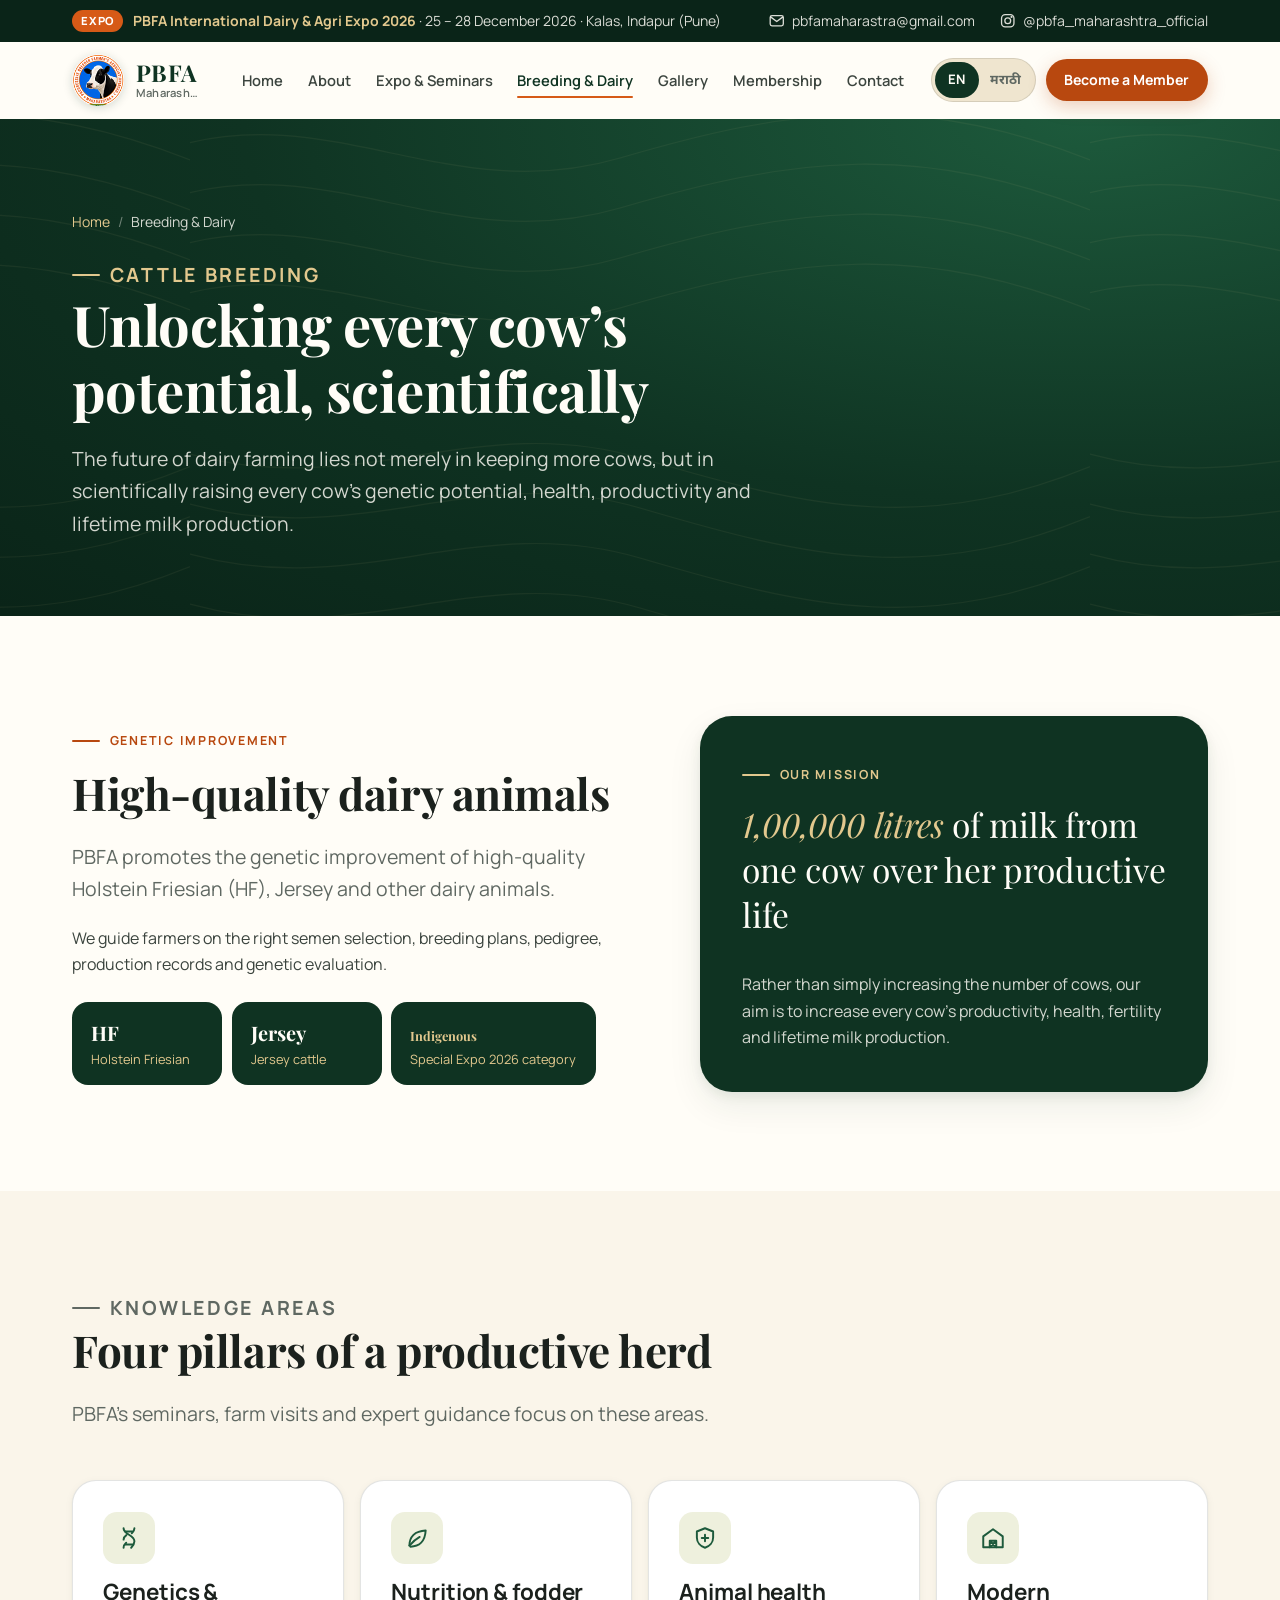
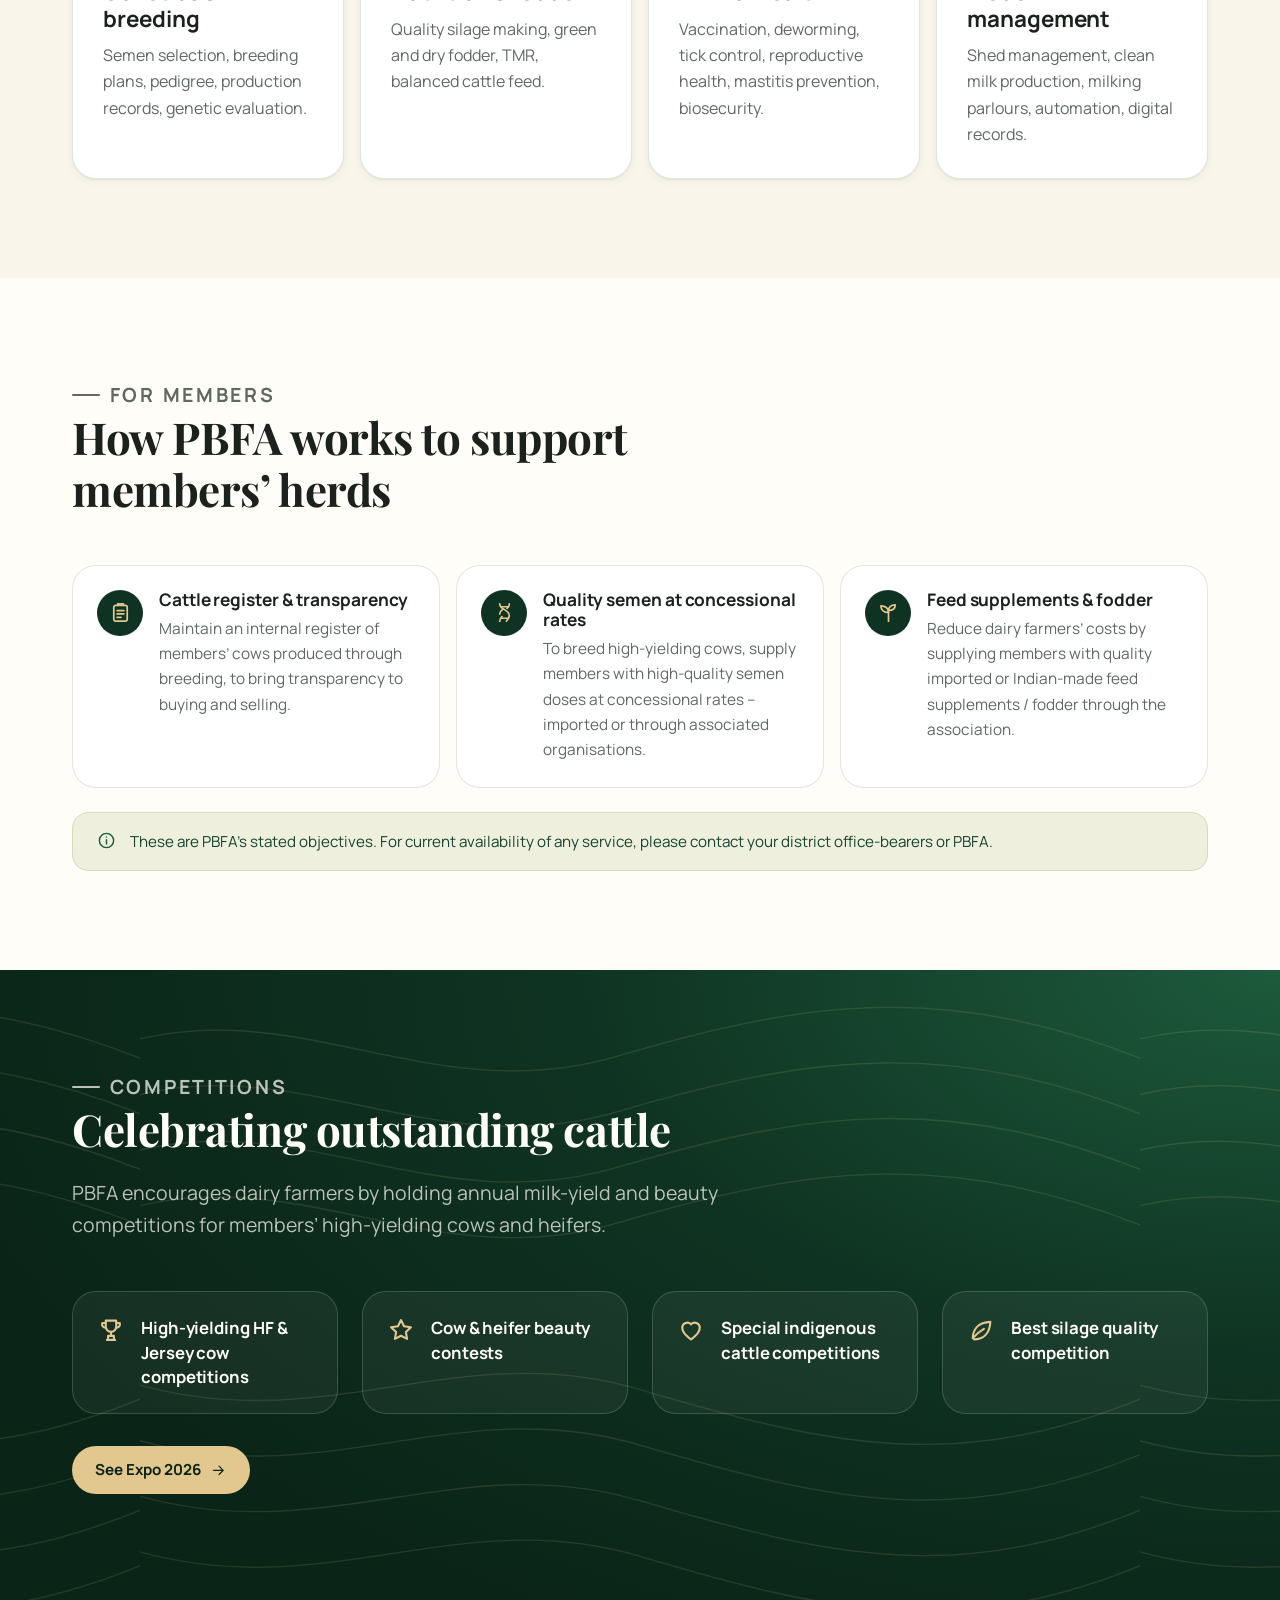
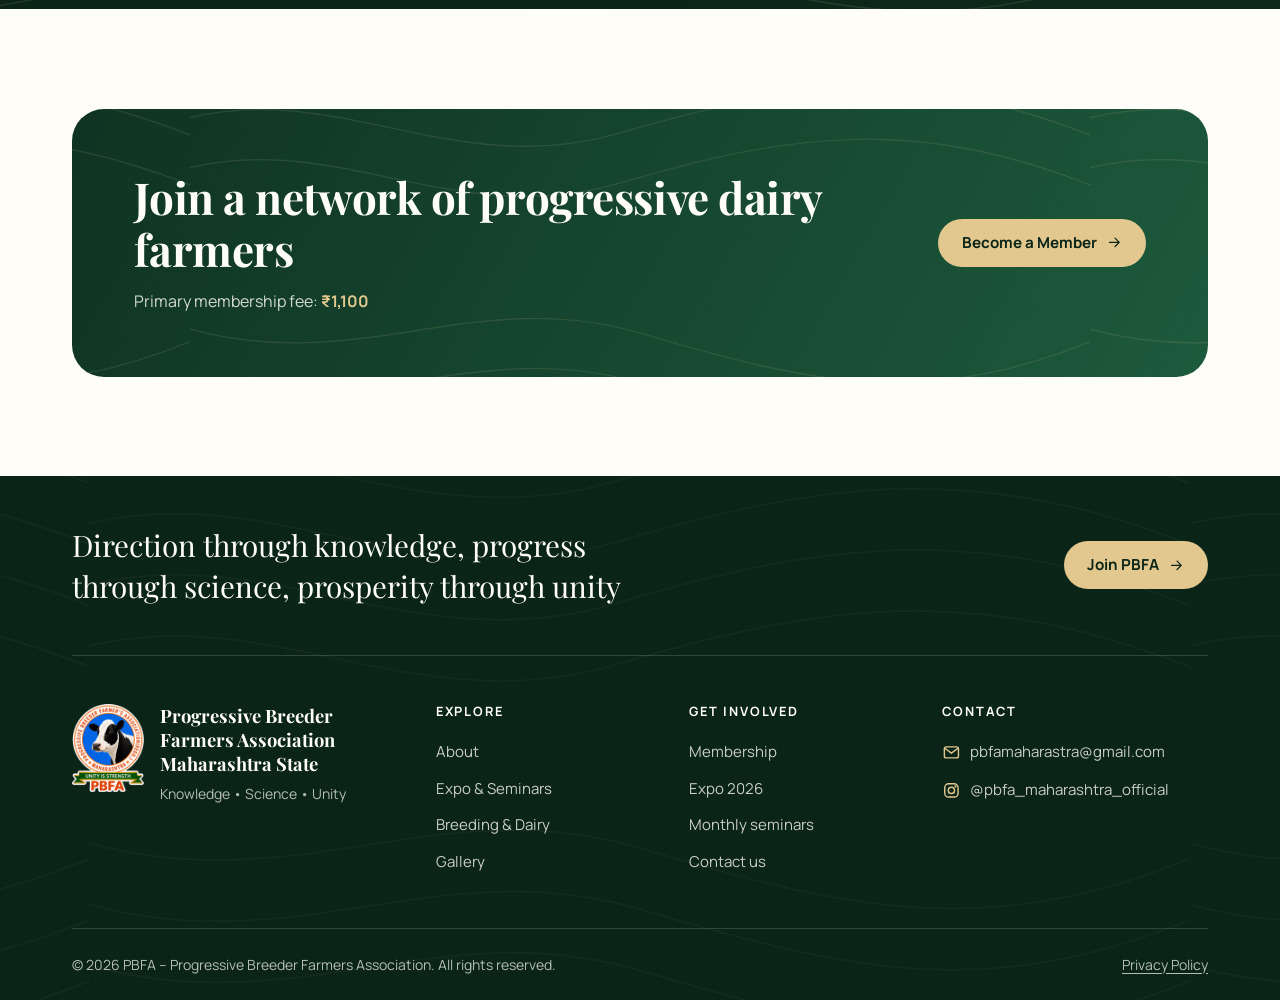
<file: breeding.html>
<!DOCTYPE html>
<html lang="en" data-lang="en">
<head>
<meta charset="utf-8">
<meta name="viewport" content="width=device-width, initial-scale=1">
<title>Cattle Breeding &amp; Dairy Excellence – HF, Jersey &amp; Indigenous Cattle | PBFA</title>
<meta name="description" content="PBFA's approach to cattle breeding and dairy productivity: genetic improvement of HF, Jersey and indigenous cattle, nutrition and fodder, animal health and modern dairy farm management.">
<meta name="theme-color" content="#0f3322">
<meta property="og:type" content="website">
<meta property="og:site_name" content="PBFA Maharashtra">
<meta property="og:title" content="Cattle Breeding & Dairy Excellence – PBFA Maharashtra">
<meta property="og:description" content="Genetics, nutrition, health and management – PBFA’s path to one lakh litres of milk from one cow.">
<meta property="og:image" content="assets/images/social/og-image.jpg">
<meta name="twitter:card" content="summary_large_image">
<link rel="icon" type="image/png" sizes="32x32" href="assets/images/logos/pbfa-seal-32.png">
<link rel="icon" type="image/png" sizes="192x192" href="assets/images/logos/pbfa-seal-192.png">
<link rel="apple-touch-icon" href="assets/images/logos/apple-touch-icon.png">
<link rel="manifest" href="site.webmanifest">
<script>(function(){var h=document.documentElement,l=new URLSearchParams(location.search).get("lang");h.dataset.lang=l==="mr"?"mr":"en";h.lang=h.dataset.lang;h.classList.add("js")})()</script>
<link rel="preconnect" href="https://fonts.googleapis.com">
<link rel="preconnect" href="https://fonts.gstatic.com" crossorigin>
<link rel="stylesheet" href="https://fonts.googleapis.com/css2?family=Manrope:wght@400;500;600;700;800&family=Noto+Sans+Devanagari:wght@400;500;600;700&family=Noto+Serif+Devanagari:wght@600;700&family=Playfair+Display:ital,wght@0,600;0,700;1,600&display=swap">
<link rel="stylesheet" href="https://fonts.googleapis.com/css2?family=Noto+Sans:wght@600&text=%E2%82%B9&display=swap">
<link rel="stylesheet" href="assets/css/variables.css">
<link rel="stylesheet" href="assets/css/base.css">
<link rel="stylesheet" href="assets/css/layout.css">
<link rel="stylesheet" href="assets/css/components.css">
<link rel="stylesheet" href="assets/css/pages.css">
<script type="module" src="assets/js/main.js"></script>
</head>
<body data-page="breeding">
<a class="skip-link" href="#main">Skip to content</a>
<div id="site-header-slot"><noscript><p class="container"><a href="index.html">Home</a> · <a href="about.html">About</a> · <a href="membership.html">Membership</a> · <a href="contact.html">Contact</a></p></noscript></div>

<main id="main">
  <section class="page-hero">
    <div class="container">
      <ol class="breadcrumb"><li><a href="index.html"><span lang="mr">मुख्यपृष्ठ</span><span lang="en">Home</span></a></li><li aria-current="page"><span lang="mr">प्रजनन व दुग्धव्यवसाय</span><span lang="en">Breeding &amp; Dairy</span></li></ol>
      <p class="eyebrow eyebrow--light"><span lang="mr">पशुप्रजनन</span><span lang="en">Cattle breeding</span></p>
      <h1><span lang="mr">प्रत्येक गायीची क्षमता, शास्त्रीय पद्धतीने</span><span lang="en">Unlocking every cow’s potential, scientifically</span></h1>
      <p><span lang="mr">दुग्धव्यवसायाचे भविष्य केवळ अधिक गायी पाळण्यात नाही, तर प्रत्येक गायीची आनुवंशिक क्षमता, आरोग्य, उत्पादकता आणि आयुष्यभरातील दूध उत्पादन शास्त्रीय पद्धतीने वाढवण्यात आहे.</span><span lang="en">The future of dairy farming lies not merely in keeping more cows, but in scientifically raising every cow’s genetic potential, health, productivity and lifetime milk production.</span></p>
    </div>
  </section>

  <!-- Breeds -->
  <section class="section" aria-labelledby="breeds-h">
    <div class="container split">
      <div class="reveal">
        <p class="eyebrow"><span lang="mr">आनुवंशिक सुधारणा</span><span lang="en">Genetic improvement</span></p>
        <h2 id="breeds-h"><span lang="mr">उच्च दर्जाची दुग्धोत्पादक जनावरे</span><span lang="en">High-quality dairy animals</span></h2>
        <p class="lead"><span lang="mr">उच्च दर्जाच्या Holstein Friesian (HF), Jersey आणि इतर दुग्धोत्पादक जनावरांच्या आनुवंशिक सुधारणांना प्रोत्साहन देणे.</span><span lang="en">PBFA promotes the genetic improvement of high-quality Holstein Friesian (HF), Jersey and other dairy animals.</span></p>
        <p><span lang="mr">योग्य सिमेन निवड, प्रजनन नियोजन, वंशावळ, उत्पादन नोंदी आणि आनुवंशिक मूल्यांकनाबाबत शेतकऱ्यांना मार्गदर्शन करणे.</span><span lang="en">We guide farmers on the right semen selection, breeding plans, pedigree, production records and genetic evaluation.</span></p>
        <ul class="breed-chips">
          <li class="breed-chip"><b>HF</b><span>Holstein Friesian</span></li>
          <li class="breed-chip"><b>Jersey</b><span><span lang="mr">जर्सी</span><span lang="en">Jersey cattle</span></span></li>
          <li class="breed-chip"><b><span lang="mr">देशी गोवंश</span><span lang="en">Indigenous</span></b><span><span lang="mr">Expo 2026 मध्ये विशेष स्पर्धा</span><span lang="en">Special Expo 2026 category</span></span></li>
        </ul>
      </div>
      <div class="reveal">
        <div class="panel" style="background:var(--forest-900);color:rgba(255,253,247,.82);border:0">
          <p class="eyebrow eyebrow--light"><span lang="mr">आमचे ध्येय</span><span lang="en">Our mission</span></p>
          <p style="font-family:var(--font-serif);font-size:clamp(1.5rem,1.2rem + 1.2vw,2.1rem);line-height:1.35;color:var(--ivory)"><span lang="mr">एका गाईपासून तिच्या संपूर्ण उत्पादक आयुष्यात <em style="color:var(--gold-300)">एक लाख लिटर दूध</em></span><span lang="en"><em style="color:var(--gold-300)">1,00,000 litres</em> of milk from one cow over her productive life</span></p>
          <p style="margin:0"><span lang="mr">केवळ गायींची संख्या वाढवण्याऐवजी प्रत्येक गायीची उत्पादकता, आरोग्य, प्रजननक्षमता आणि आयुष्यभरातील दूध उत्पादन वाढवणे हे आमचे उद्दिष्ट आहे.</span><span lang="en">Rather than simply increasing the number of cows, our aim is to increase every cow’s productivity, health, fertility and lifetime milk production.</span></p>
        </div>
      </div>
    </div>
  </section>

  <!-- Focus areas -->
  <section class="section section--cream" aria-labelledby="focus-h">
    <div class="container">
      <div class="section-head reveal">
        <p class="eyebrow"><span lang="mr">ज्ञान केंद्र</span><span lang="en">Knowledge areas</span></p>
        <h2 id="focus-h"><span lang="mr">उत्पादक गायीचे चार आधारस्तंभ</span><span lang="en">Four pillars of a productive herd</span></h2>
        <p><span lang="mr">PBFA ची चर्चासत्रे, फार्म भेटी आणि तज्ज्ञ मार्गदर्शन या विषयांवर केंद्रित आहे.</span><span lang="en">PBFA’s seminars, farm visits and expert guidance focus on these areas.</span></p>
      </div>
      <ul class="focus-list">
        <li class="card">
          <div class="card__icon"><svg class="icon" aria-hidden="true"><use href="assets/icons/icons.svg#dna"/></svg></div>
          <h3><span lang="mr">आनुवंशिकता व प्रजनन</span><span lang="en">Genetics &amp; breeding</span></h3>
          <p><span lang="mr">सिमेन निवड, प्रजनन नियोजन, वंशावळ, उत्पादन नोंदी, आनुवंशिक मूल्यांकन.</span><span lang="en">Semen selection, breeding plans, pedigree, production records, genetic evaluation.</span></p>
        </li>
        <li class="card">
          <div class="card__icon"><svg class="icon" aria-hidden="true"><use href="assets/icons/icons.svg#leaf"/></svg></div>
          <h3><span lang="mr">पशुपोषण व चारा</span><span lang="en">Nutrition &amp; fodder</span></h3>
          <p><span lang="mr">उत्कृष्ट मुरघास निर्मिती, हिरवा व सुका चारा, TMR, संतुलित पशुआहार.</span><span lang="en">Quality silage making, green and dry fodder, TMR, balanced cattle feed.</span></p>
        </li>
        <li class="card">
          <div class="card__icon"><svg class="icon" aria-hidden="true"><use href="assets/icons/icons.svg#shield"/></svg></div>
          <h3><span lang="mr">पशुआरोग्य</span><span lang="en">Animal health</span></h3>
          <p><span lang="mr">लसीकरण, जंतनियंत्रण, गोचीड नियंत्रण, प्रजनन आरोग्य, कासदाह प्रतिबंध, जैवसुरक्षा.</span><span lang="en">Vaccination, deworming, tick control, reproductive health, mastitis prevention, biosecurity.</span></p>
        </li>
        <li class="card">
          <div class="card__icon"><svg class="icon" aria-hidden="true"><use href="assets/icons/icons.svg#barn"/></svg></div>
          <h3><span lang="mr">आधुनिक व्यवस्थापन</span><span lang="en">Modern management</span></h3>
          <p><span lang="mr">गोठा व्यवस्थापन, स्वच्छ दूध उत्पादन, मिल्किंग पार्लर, ऑटोमेशन, डिजिटल रेकॉर्ड.</span><span lang="en">Shed management, clean milk production, milking parlours, automation, digital records.</span></p>
        </li>
      </ul>
    </div>
  </section>

  <!-- Member support -->
  <section class="section" aria-labelledby="support-h">
    <div class="container">
      <div class="section-head reveal">
        <p class="eyebrow"><span lang="mr">सभासदांसाठी</span><span lang="en">For members</span></p>
        <h2 id="support-h"><span lang="mr">प्रजनन व खर्चबचतीसाठी PBFA चे प्रयत्न</span><span lang="en">How PBFA works to support members’ herds</span></h2>
      </div>
      <div class="objectives objectives--3">
        <div class="objective"><span class="objective__num"><svg class="icon" aria-hidden="true"><use href="assets/icons/icons.svg#clipboard"/></svg></span><div>
          <h3><span lang="mr">गाईंची नोंदणी व पारदर्शकता</span><span lang="en">Cattle register &amp; transparency</span></h3>
          <p><span lang="mr">ब्रिडिंग पासून तयार झालेल्या संस्थेच्या सभासदांच्या गाईंची संस्थेअंतर्गत नोंदणी ठेऊन खरेदी - विक्री मध्ये पारदर्शकता तयार करणे.</span><span lang="en">Maintain an internal register of members’ cows produced through breeding, to bring transparency to buying and selling.</span></p></div></div>
        <div class="objective"><span class="objective__num"><svg class="icon" aria-hidden="true"><use href="assets/icons/icons.svg#dna"/></svg></span><div>
          <h3><span lang="mr">सवलतीच्या दरात रेतमात्रा</span><span lang="en">Quality semen at concessional rates</span></h3>
          <p><span lang="mr">उच्च दुध उत्पादन क्षम गाई निर्मिती साठी आयातीत किंवा इतर सह - संबधित संस्थेमार्फत उच्च दर्जाच्या रेतमात्रांचा संस्थेच्या सभासदांना सवलतीच्या दरात पुरवठा करणे.</span><span lang="en">To breed high-yielding cows, supply members with high-quality semen doses at concessional rates – imported or through associated organisations.</span></p></div></div>
        <div class="objective"><span class="objective__num"><svg class="icon" aria-hidden="true"><use href="assets/icons/icons.svg#sprout"/></svg></span><div>
          <h3><span lang="mr">पशुआहार व चारा पुरवठा</span><span lang="en">Feed supplements &amp; fodder</span></h3>
          <p><span lang="mr">संस्थेमार्फत सभासदांना गुणवत्ता पूर्ण आयातीत किंवा भारतमेड feed suppliment / Fodder यांचा supply करून दुधउत्पादकांचा खर्च कमी करण्यासाठी प्रयत्न करणे.</span><span lang="en">Reduce dairy farmers’ costs by supplying members with quality imported or Indian-made feed supplements / fodder through the association.</span></p></div></div>
      </div>
      <div class="notice notice--info reveal" style="margin-top:1.5rem">
        <svg class="icon" aria-hidden="true"><use href="assets/icons/icons.svg#info"/></svg>
        <p><span lang="mr">ही PBFA ची उद्दिष्टे आहेत. सेवांच्या उपलब्धतेबाबत माहितीसाठी आपल्या जिल्हा पदाधिकाऱ्यांशी किंवा PBFA शी संपर्क साधा.</span><span lang="en">These are PBFA’s stated objectives. For current availability of any service, please contact your district office-bearers or PBFA.</span></p>
      </div>
    </div>
  </section>

  <!-- Competitions -->
  <section class="section section--dark expo" aria-labelledby="comp-h">
    <div class="container">
      <div class="section-head reveal">
        <p class="eyebrow"><span lang="mr">स्पर्धा</span><span lang="en">Competitions</span></p>
        <h2 id="comp-h"><span lang="mr">उत्कृष्ट जनावरांचा सन्मान</span><span lang="en">Celebrating outstanding cattle</span></h2>
        <p><span lang="mr">संस्थेच्या सभासदांच्या उच्च दूध उत्पादनक्षम गाईंची / कालवडींची दरवर्षी दूधस्पर्धा / सौंदर्य स्पर्धा भरवण्यासाठी प्रयत्न करून दुध उत्पादकांना प्रोत्साहित करणे.</span><span lang="en">PBFA encourages dairy farmers by holding annual milk-yield and beauty competitions for members’ high-yielding cows and heifers.</span></p>
      </div>
      <div class="grid grid--4">
        <div class="competition"><svg class="icon" aria-hidden="true"><use href="assets/icons/icons.svg#trophy"/></svg><h3><span lang="mr">उच्च दूध उत्पादन करणाऱ्या HF व Jersey गायींच्या स्पर्धा</span><span lang="en">High-yielding HF &amp; Jersey cow competitions</span></h3></div>
        <div class="competition"><svg class="icon" aria-hidden="true"><use href="assets/icons/icons.svg#star"/></svg><h3><span lang="mr">गाय व कालवड सौंदर्य स्पर्धा</span><span lang="en">Cow &amp; heifer beauty contests</span></h3></div>
        <div class="competition"><svg class="icon" aria-hidden="true"><use href="assets/icons/icons.svg#heart"/></svg><h3><span lang="mr">देशी गोवंशाच्या विशेष स्पर्धा</span><span lang="en">Special indigenous cattle competitions</span></h3></div>
        <div class="competition"><svg class="icon" aria-hidden="true"><use href="assets/icons/icons.svg#leaf"/></svg><h3><span lang="mr">उत्कृष्ट मुरघास गुणवत्ता स्पर्धा</span><span lang="en">Best silage quality competition</span></h3></div>
      </div>
      <p class="reveal" style="margin-top:2rem"><a class="btn btn--gold" href="events.html#expo"><span lang="mr">Expo 2026 मध्ये सहभागी व्हा</span><span lang="en">See Expo 2026</span><svg class="icon icon--arrow" aria-hidden="true"><use href="assets/icons/icons.svg#arrow-right"/></svg></a></p>
    </div>
  </section>

  <section class="section" aria-label="Membership">
    <div class="container">
      <div class="cta-band reveal">
        <div>
          <h2><span lang="mr">प्रगतिशील शेतकऱ्यांच्या नेटवर्कमध्ये सामील व्हा</span><span lang="en">Join a network of progressive dairy farmers</span></h2>
          <p><span lang="mr">प्राथमिक सभासदत्व शुल्क: <strong style="color:var(--gold-300)">₹1,100</strong></span><span lang="en">Primary membership fee: <strong style="color:var(--gold-300)">₹1,100</strong></span></p>
        </div>
        <div class="btn-row"><a class="btn btn--gold" href="membership.html"><span lang="mr">सभासद व्हा</span><span lang="en">Become a Member</span><svg class="icon icon--arrow" aria-hidden="true"><use href="assets/icons/icons.svg#arrow-right"/></svg></a></div>
      </div>
    </div>
  </section>
</main>

<div id="site-footer-slot"></div>
</body>
</html>
</file>
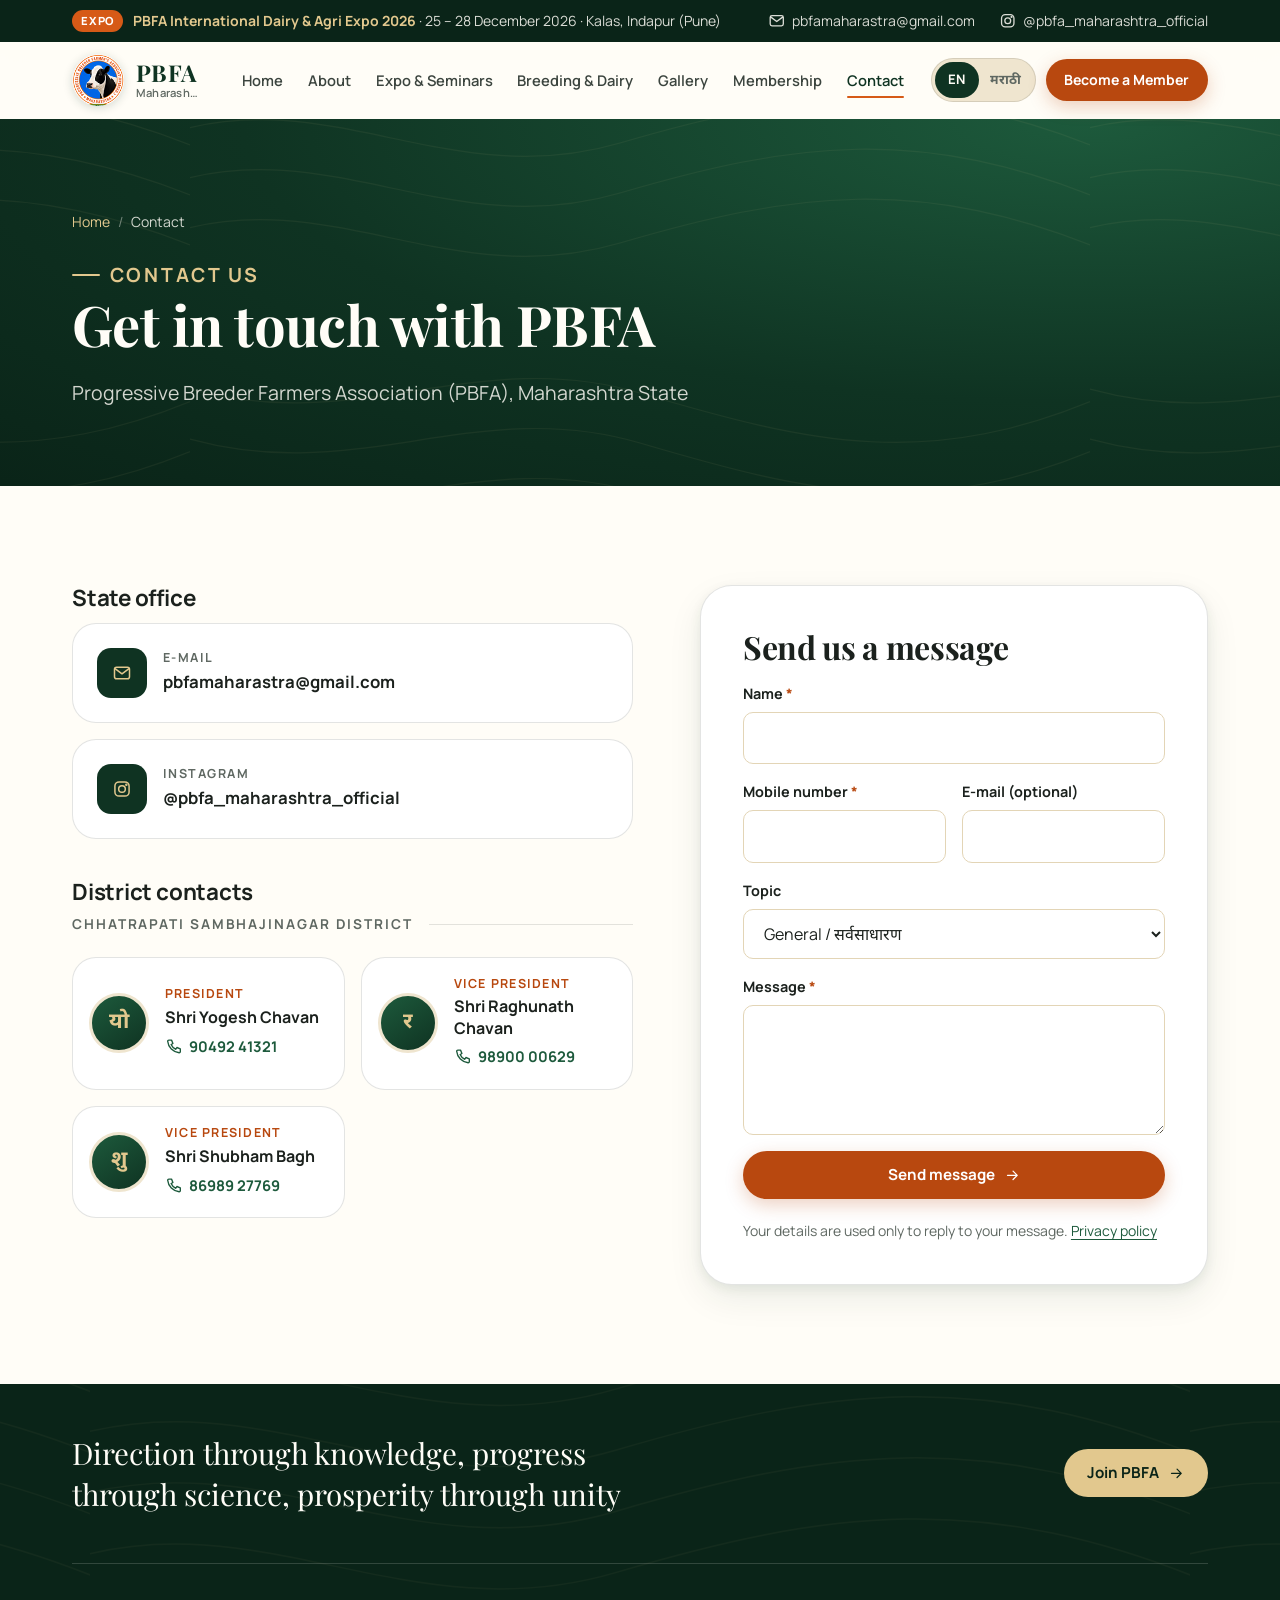
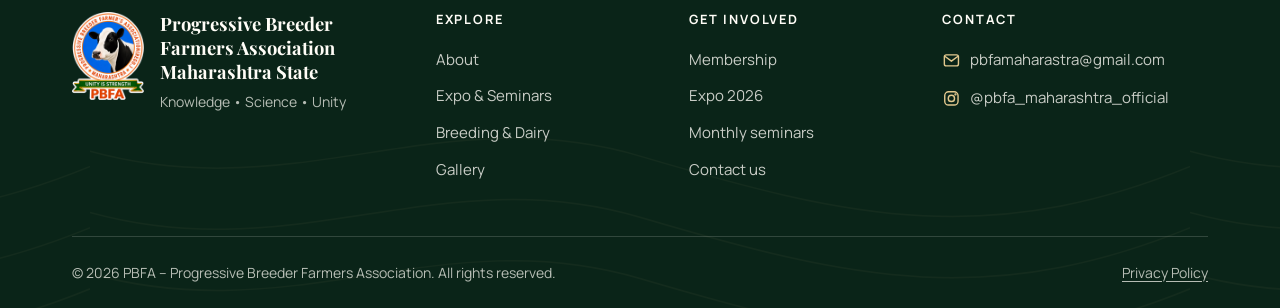
<file: contact.html>
<!DOCTYPE html>
<html lang="en" data-lang="en">
<head>
<meta charset="utf-8">
<meta name="viewport" content="width=device-width, initial-scale=1">
<title>Contact PBFA – Progressive Breeder Farmers Association | संपर्क</title>
<meta name="description" content="Contact PBFA Maharashtra State by e-mail (pbfamaharastra@gmail.com) or Instagram (@pbfa_maharashtra_official), or reach the Chhatrapati Sambhajinagar district office-bearers.">
<meta name="theme-color" content="#0f3322">
<meta property="og:type" content="website">
<meta property="og:site_name" content="PBFA Maharashtra">
<meta property="og:title" content="Contact PBFA Maharashtra">
<meta property="og:description" content="E-mail, Instagram and district contacts for PBFA.">
<meta property="og:image" content="assets/images/social/og-image.jpg">
<meta name="twitter:card" content="summary_large_image">
<link rel="icon" type="image/png" sizes="32x32" href="assets/images/logos/pbfa-seal-32.png">
<link rel="icon" type="image/png" sizes="192x192" href="assets/images/logos/pbfa-seal-192.png">
<link rel="apple-touch-icon" href="assets/images/logos/apple-touch-icon.png">
<link rel="manifest" href="site.webmanifest">
<script>(function(){var h=document.documentElement,l=new URLSearchParams(location.search).get("lang");h.dataset.lang=l==="mr"?"mr":"en";h.lang=h.dataset.lang;h.classList.add("js")})()</script>
<link rel="preconnect" href="https://fonts.googleapis.com">
<link rel="preconnect" href="https://fonts.gstatic.com" crossorigin>
<link rel="stylesheet" href="https://fonts.googleapis.com/css2?family=Manrope:wght@400;500;600;700;800&family=Noto+Sans+Devanagari:wght@400;500;600;700&family=Noto+Serif+Devanagari:wght@600;700&family=Playfair+Display:ital,wght@0,600;0,700;1,600&display=swap">
<link rel="stylesheet" href="https://fonts.googleapis.com/css2?family=Noto+Sans:wght@600&text=%E2%82%B9&display=swap">
<link rel="stylesheet" href="assets/css/variables.css">
<link rel="stylesheet" href="assets/css/base.css">
<link rel="stylesheet" href="assets/css/layout.css">
<link rel="stylesheet" href="assets/css/components.css">
<link rel="stylesheet" href="assets/css/pages.css">
<script type="module" src="assets/js/main.js"></script>
</head>
<body data-page="contact">
<a class="skip-link" href="#main">Skip to content</a>
<div id="site-header-slot"><noscript><p class="container"><a href="index.html">Home</a> · <a href="about.html">About</a> · <a href="membership.html">Membership</a></p></noscript></div>

<main id="main">
  <section class="page-hero">
    <div class="container">
      <ol class="breadcrumb"><li><a href="index.html"><span lang="mr">मुख्यपृष्ठ</span><span lang="en">Home</span></a></li><li aria-current="page"><span lang="mr">संपर्क</span><span lang="en">Contact</span></li></ol>
      <p class="eyebrow eyebrow--light"><span lang="mr">संपर्क</span><span lang="en">Contact Us</span></p>
      <h1><span lang="mr">आमच्याशी संपर्क साधा</span><span lang="en">Get in touch with PBFA</span></h1>
      <p><span lang="mr">Progressive Breeder Farmers Association (PBFA), Maharashtra State</span><span lang="en">Progressive Breeder Farmers Association (PBFA), Maharashtra State</span></p>
    </div>
  </section>

  <section class="section" aria-label="Contact details and form">
    <div class="container split" style="align-items:start">
      <div>
        <h2 style="font-size:var(--fs-h3);font-family:var(--font-sans)"><span lang="mr">राज्यस्तरीय संपर्क</span><span lang="en">State office</span></h2>
        <div class="grid" style="gap:1rem;margin-bottom:2.5rem">
          <a class="contact-card" href="mailto:pbfamaharastra@gmail.com">
            <span class="contact-card__icon"><svg class="icon" aria-hidden="true"><use href="assets/icons/icons.svg#mail"/></svg></span>
            <span><span class="contact-card__label"><span lang="mr">ई-मेल</span><span lang="en">E-mail</span></span><span class="contact-card__value">pbfamaharastra@gmail.com</span></span>
          </a>
          <a class="contact-card" href="https://www.instagram.com/pbfa_maharashtra_official/" target="_blank" rel="noopener">
            <span class="contact-card__icon"><svg class="icon" aria-hidden="true"><use href="assets/icons/icons.svg#instagram"/></svg></span>
            <span><span class="contact-card__label">Instagram</span><span class="contact-card__value">@pbfa_maharashtra_official</span></span>
          </a>
        </div>

        <h2 style="font-size:var(--fs-h3);font-family:var(--font-sans)"><span lang="mr">जिल्हा संपर्क</span><span lang="en">District contacts</span></h2>
        <div data-render="districtContacts"></div>
      </div>

      <div>
        <div class="panel">
          <h2 style="font-size:clamp(1.5rem,1.2rem + 1vw,2rem)"><span lang="mr">संदेश पाठवा</span><span lang="en">Send us a message</span></h2>
          <form class="form" name="contact" method="POST" data-netlify="true" netlify-honeypot="bot-field" action="/contact.html?sent=1">
            <input type="hidden" name="form-name" value="contact">
            <p class="hp-field"><label>Do not fill this: <input name="bot-field" tabindex="-1" autocomplete="off"></label></p>
            <div class="field">
              <label for="c-name"><span lang="mr">नाव</span><span lang="en">Name</span> <span class="req">*</span></label>
              <input id="c-name" name="name" type="text" autocomplete="name" required>
            </div>
            <div class="form__row form__row--2">
              <div class="field">
                <label for="c-phone"><span lang="mr">मोबाईल नंबर</span><span lang="en">Mobile number</span> <span class="req">*</span></label>
                <input id="c-phone" name="mobile" type="tel" inputmode="numeric" autocomplete="tel" pattern="[0-9+ ]{10,15}" required>
              </div>
              <div class="field">
                <label for="c-email"><span lang="mr">ई-मेल (ऐच्छिक)</span><span lang="en">E-mail (optional)</span></label>
                <input id="c-email" name="email" type="email" autocomplete="email">
              </div>
            </div>
            <div class="field">
              <label for="c-topic"><span lang="mr">विषय</span><span lang="en">Topic</span></label>
              <select id="c-topic" name="topic">
                <option value="General">General / सर्वसाधारण</option>
                <option value="Membership">Membership / सभासदत्व</option>
                <option value="Expo 2026">Expo 2026 / एक्स्पो 2026</option>
                <option value="Seminar">Seminar / चर्चासत्र</option>
              </select>
            </div>
            <div class="field">
              <label for="c-msg"><span lang="mr">संदेश</span><span lang="en">Message</span> <span class="req">*</span></label>
              <textarea id="c-msg" name="message" required></textarea>
            </div>
            <button class="btn btn--primary" type="submit"><span lang="mr">संदेश पाठवा</span><span lang="en">Send message</span><svg class="icon icon--arrow" aria-hidden="true"><use href="assets/icons/icons.svg#arrow-right"/></svg></button>
            <p class="form-status" role="status" aria-live="polite"></p>
          </form>
          <p style="margin:1.25rem 0 0;font-size:var(--fs-small);color:var(--ink-500)"><span lang="mr">आपली माहिती केवळ आपल्या संदेशाला उत्तर देण्यासाठी वापरली जाते. </span><span lang="en">Your details are used only to reply to your message. </span><a href="privacy.html"><span lang="mr">गोपनीयता धोरण</span><span lang="en">Privacy policy</span></a></p>
        </div>
      </div>
    </div>
  </section>
</main>

<div id="site-footer-slot"></div>
</body>
</html>
</file>
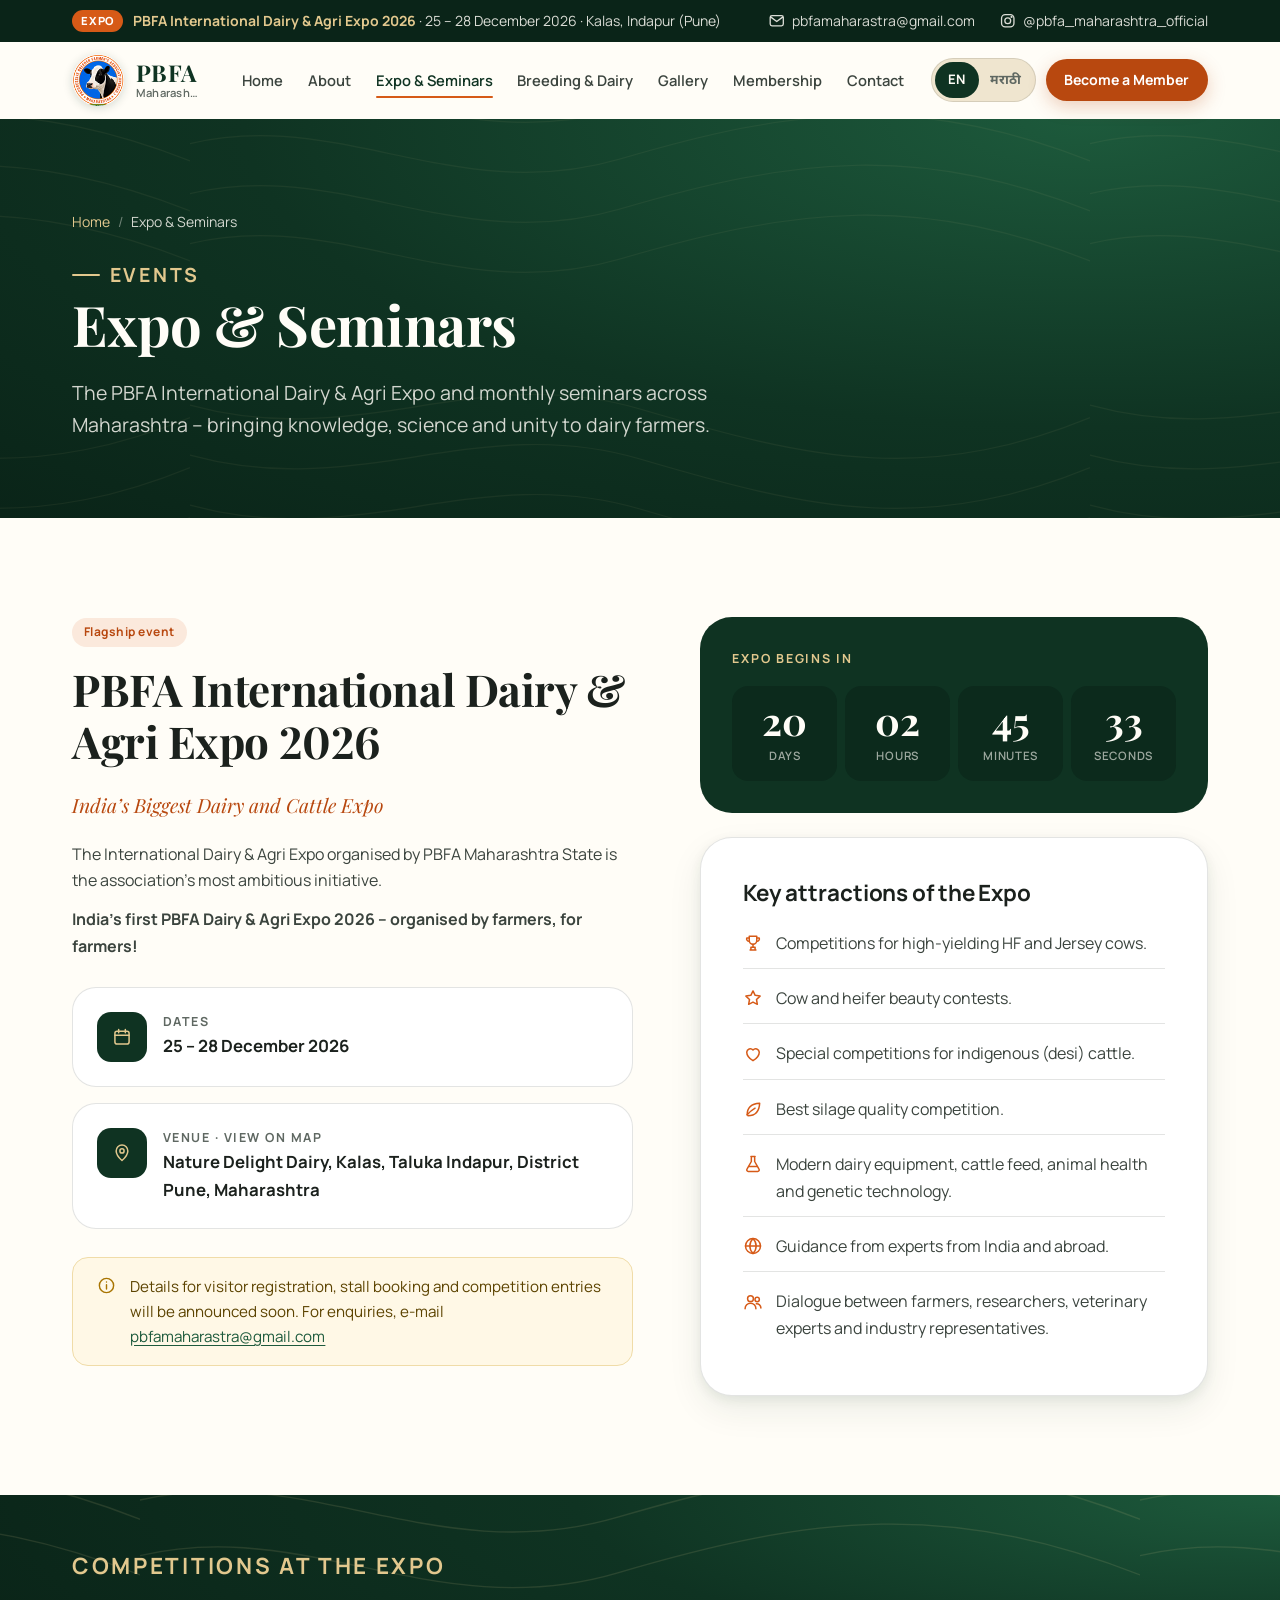
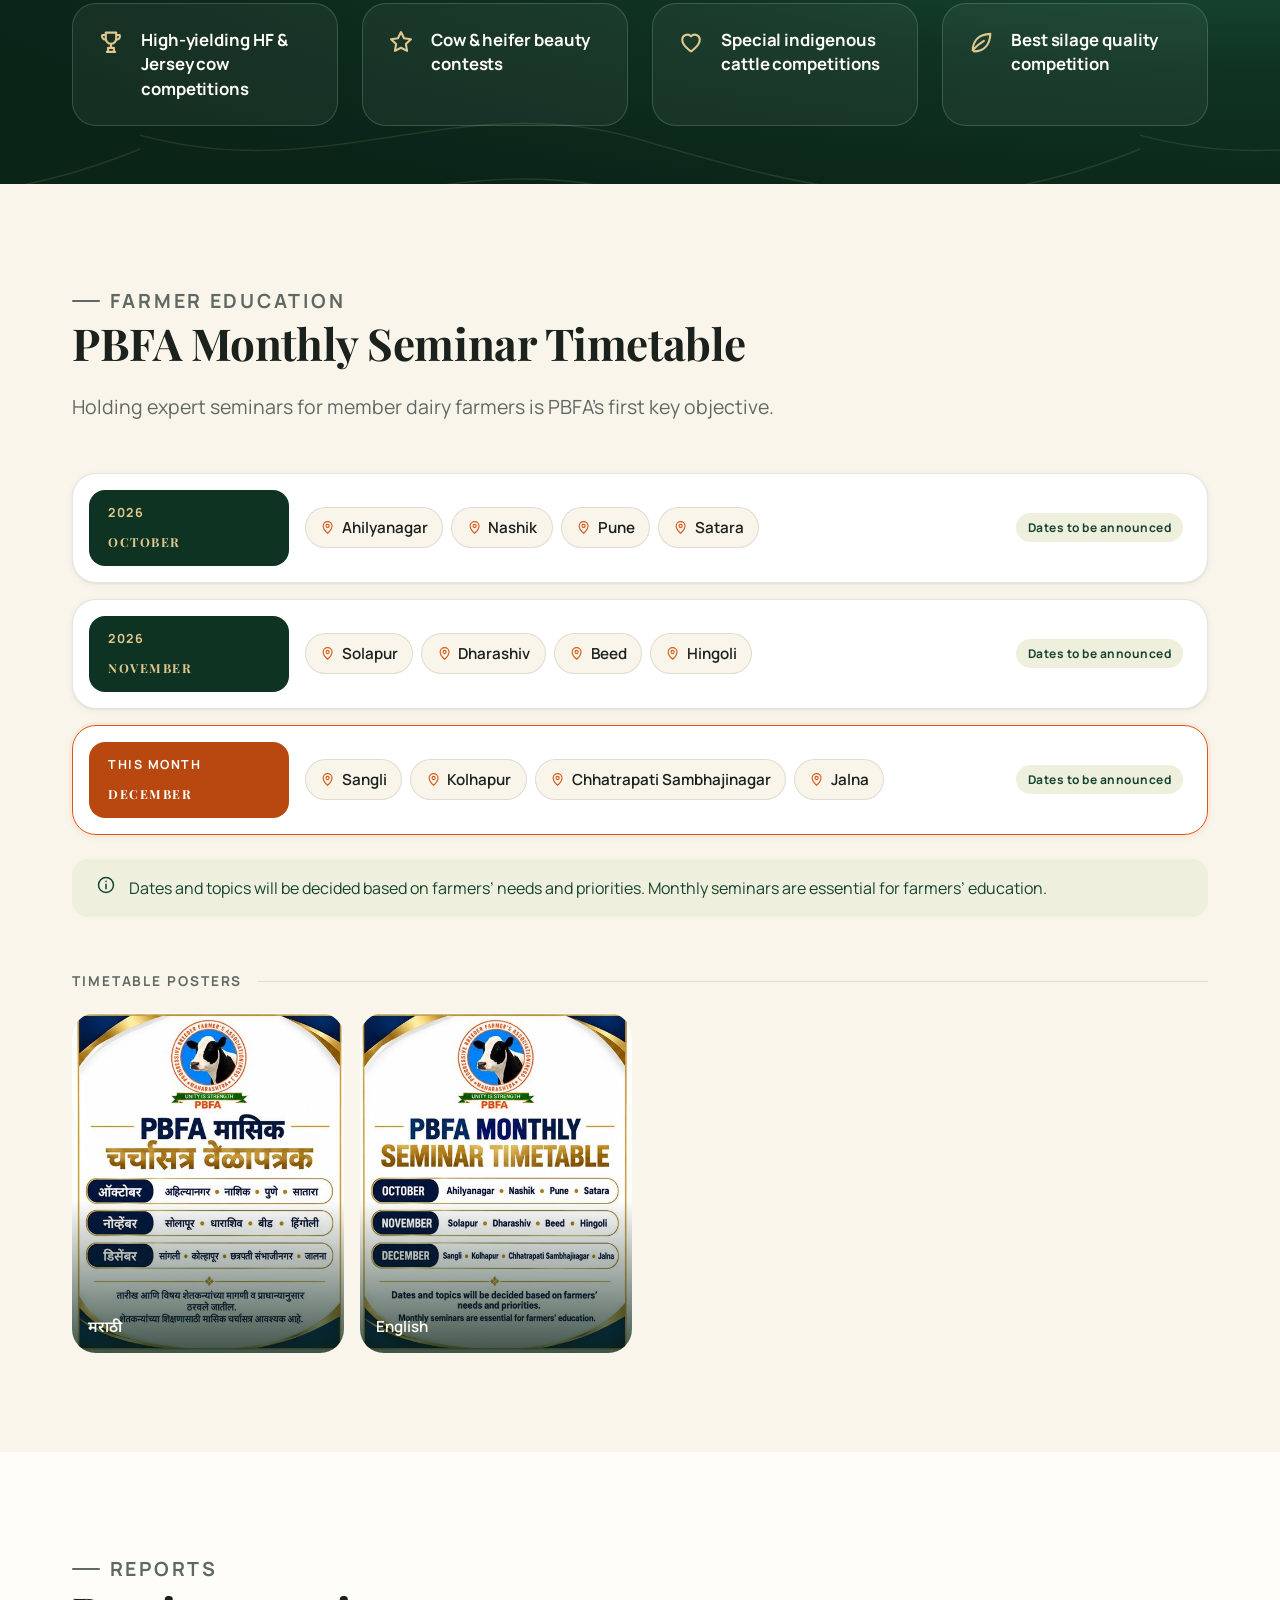
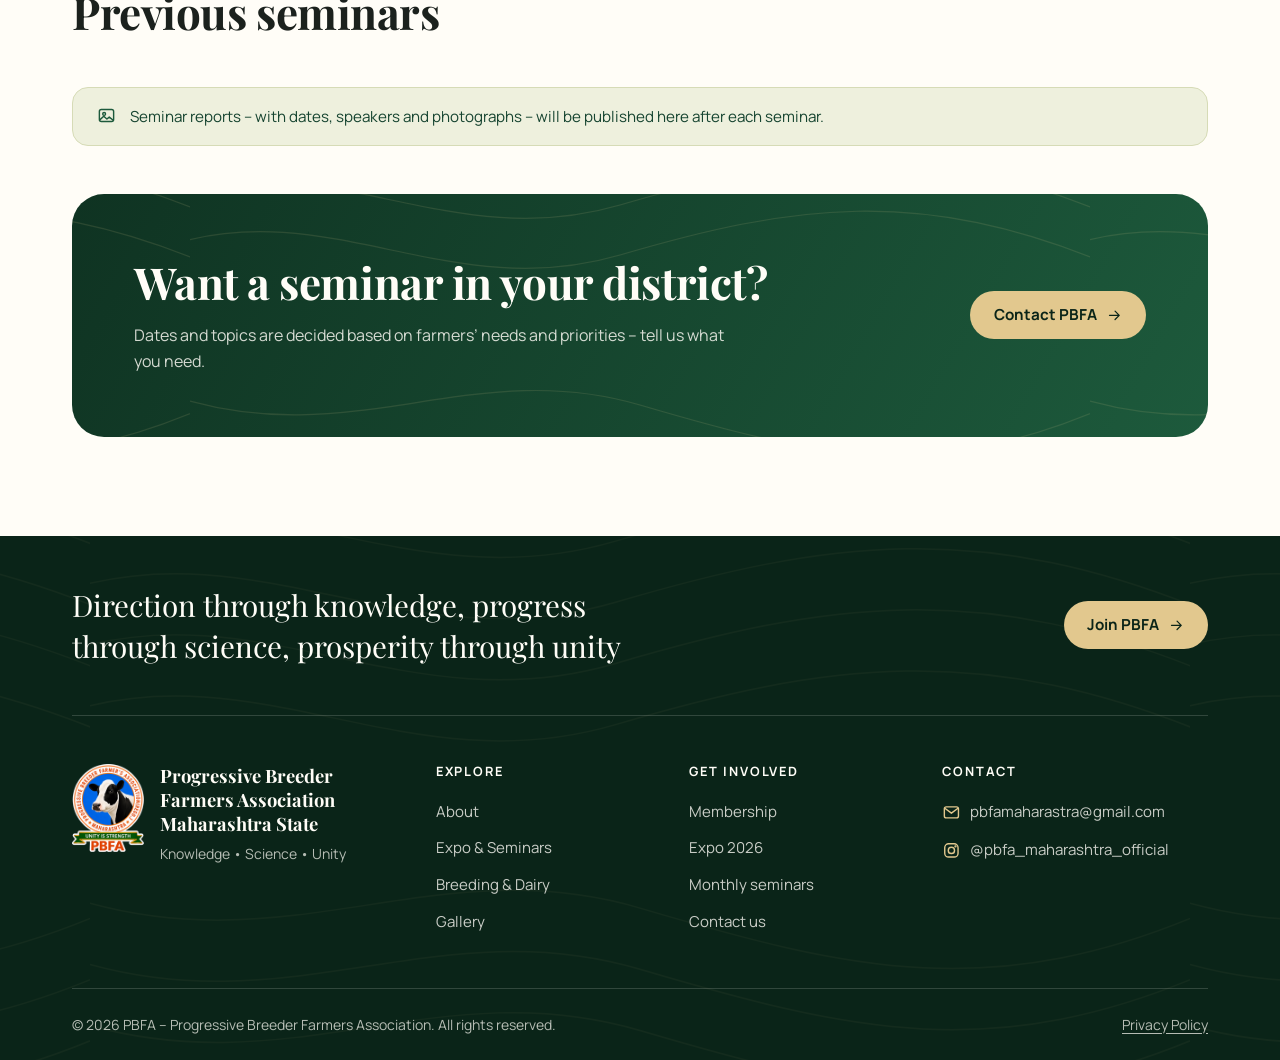
<file: events.html>
<!DOCTYPE html>
<html lang="en" data-lang="en">
<head>
<meta charset="utf-8">
<meta name="viewport" content="width=device-width, initial-scale=1">
<title>PBFA International Dairy &amp; Agri Expo 2026 &amp; Monthly Seminars | एक्स्पो व चर्चासत्रे</title>
<meta name="description" content="PBFA International Dairy & Agri Expo 2026: 25–28 December 2026 at Nature Delight Dairy, Kalas, Indapur, Pune. Plus PBFA's monthly seminar timetable across 12 districts of Maharashtra.">
<meta name="theme-color" content="#0f3322">
<meta property="og:type" content="website">
<meta property="og:site_name" content="PBFA Maharashtra">
<meta property="og:title" content="PBFA International Dairy & Agri Expo 2026 – 25 to 28 December">
<meta property="og:description" content="India’s Biggest Dairy and Cattle Expo – Nature Delight Dairy, Kalas, Taluka Indapur, District Pune.">
<meta property="og:image" content="assets/images/social/og-image.jpg">
<meta name="twitter:card" content="summary_large_image">
<link rel="icon" type="image/png" sizes="32x32" href="assets/images/logos/pbfa-seal-32.png">
<link rel="icon" type="image/png" sizes="192x192" href="assets/images/logos/pbfa-seal-192.png">
<link rel="apple-touch-icon" href="assets/images/logos/apple-touch-icon.png">
<link rel="manifest" href="site.webmanifest">
<script>(function(){var h=document.documentElement,l=new URLSearchParams(location.search).get("lang");h.dataset.lang=l==="mr"?"mr":"en";h.lang=h.dataset.lang;h.classList.add("js")})()</script>
<link rel="preconnect" href="https://fonts.googleapis.com">
<link rel="preconnect" href="https://fonts.gstatic.com" crossorigin>
<link rel="stylesheet" href="https://fonts.googleapis.com/css2?family=Manrope:wght@400;500;600;700;800&family=Noto+Sans+Devanagari:wght@400;500;600;700&family=Noto+Serif+Devanagari:wght@600;700&family=Playfair+Display:ital,wght@0,600;0,700;1,600&display=swap">
<link rel="stylesheet" href="https://fonts.googleapis.com/css2?family=Noto+Sans:wght@600&text=%E2%82%B9&display=swap">
<link rel="stylesheet" href="assets/css/variables.css">
<link rel="stylesheet" href="assets/css/base.css">
<link rel="stylesheet" href="assets/css/layout.css">
<link rel="stylesheet" href="assets/css/components.css">
<link rel="stylesheet" href="assets/css/pages.css">
<script type="module" src="assets/js/main.js"></script>
<script type="application/ld+json">
{
  "@context": "https://schema.org",
  "@type": "Event",
  "name": "PBFA International Dairy & Agri Expo 2026",
  "startDate": "2026-12-25",
  "endDate": "2026-12-28",
  "eventAttendanceMode": "https://schema.org/OfflineEventAttendanceMode",
  "eventStatus": "https://schema.org/EventScheduled",
  "location": {
    "@type": "Place",
    "name": "Nature Delight Dairy",
    "address": { "@type": "PostalAddress", "addressLocality": "Kalas, Taluka Indapur", "addressRegion": "Maharashtra", "addressCountry": "IN", "streetAddress": "Nature Delight Dairy, Kalas, Taluka Indapur, District Pune" }
  },
  "organizer": { "@type": "Organization", "name": "Progressive Breeder Farmers Association (PBFA), Maharashtra State", "email": "pbfamaharastra@gmail.com" }
}
</script>
</head>
<body data-page="events">
<a class="skip-link" href="#main">Skip to content</a>
<div id="site-header-slot"><noscript><p class="container"><a href="index.html">Home</a> · <a href="about.html">About</a> · <a href="membership.html">Membership</a> · <a href="contact.html">Contact</a></p></noscript></div>

<main id="main">
  <section class="page-hero">
    <div class="container">
      <ol class="breadcrumb"><li><a href="index.html"><span lang="mr">मुख्यपृष्ठ</span><span lang="en">Home</span></a></li><li aria-current="page"><span lang="mr">एक्स्पो व चर्चासत्रे</span><span lang="en">Expo &amp; Seminars</span></li></ol>
      <p class="eyebrow eyebrow--light"><span lang="mr">कार्यक्रम</span><span lang="en">Events</span></p>
      <h1><span lang="mr">एक्स्पो व चर्चासत्रे</span><span lang="en">Expo &amp; Seminars</span></h1>
      <p><span lang="mr">PBFA आंतरराष्ट्रीय डेअरी व कृषी प्रदर्शन आणि महाराष्ट्रभरातील मासिक चर्चासत्रे – शेतकऱ्यांच्या ज्ञानासाठी, विज्ञानासाठी आणि संघटनासाठी.</span><span lang="en">The PBFA International Dairy &amp; Agri Expo and monthly seminars across Maharashtra – bringing knowledge, science and unity to dairy farmers.</span></p>
    </div>
  </section>

  <!-- EXPO -->
  <section class="section" id="expo" aria-labelledby="expo-h">
    <div class="container expo__grid" style="grid-template-columns:none">
      <div class="split" style="align-items:start">
        <div class="reveal">
          <span class="badge badge--saffron"><span lang="mr">प्रमुख उपक्रम</span><span lang="en">Flagship event</span></span>
          <h2 id="expo-h" style="margin-top:1rem">PBFA International Dairy &amp; Agri Expo 2026</h2>
          <p class="lead" style="font-family:var(--font-serif);font-style:italic;color:var(--saffron-600)"><span lang="mr">भारतातील सर्वात मोठे डेअरी प्रदर्शन</span><span lang="en">India’s Biggest Dairy and Cattle Expo</span></p>
          <div class="prose">
            <p><span lang="mr">PBFA महाराष्ट्र राज्यातर्फे आयोजित आंतरराष्ट्रीय डेअरी व कृषी प्रदर्शन हा संघटनेचा महत्त्वाकांक्षी उपक्रम आहे.</span><span lang="en">The International Dairy &amp; Agri Expo organised by PBFA Maharashtra State is the association’s most ambitious initiative.</span></p>
            <p><strong><span lang="mr">शेतकऱ्यांनी शेतकऱ्यांसाठी भरवलेला भारतातील पहिला PBFA डेअरी व ॲग्री एक्स्पो 2026!</span><span lang="en">India’s first PBFA Dairy &amp; Agri Expo 2026 – organised by farmers, for farmers!</span></strong></p>
          </div>
          <div class="grid" style="gap:1rem;margin:1.75rem 0">
            <div class="contact-card">
              <span class="contact-card__icon"><svg class="icon" aria-hidden="true"><use href="assets/icons/icons.svg#calendar"/></svg></span>
              <span><span class="contact-card__label"><span lang="mr">दिनांक</span><span lang="en">Dates</span></span><span class="contact-card__value"><span lang="mr">25 ते 28 डिसेंबर 2026</span><span lang="en">25 – 28 December 2026</span></span></span>
            </div>
            <a class="contact-card" href="https://www.google.com/maps/search/?api=1&amp;query=Nature+Delight+Dairy+Kalas+Indapur+Pune" target="_blank" rel="noopener">
              <span class="contact-card__icon"><svg class="icon" aria-hidden="true"><use href="assets/icons/icons.svg#map-pin"/></svg></span>
              <span><span class="contact-card__label"><span lang="mr">स्थळ · नकाशावर पहा</span><span lang="en">Venue · view on map</span></span><span class="contact-card__value"><span lang="mr">नेचर डिलाईट डेअरी, कळस, तालुका इंदापूर, जिल्हा पुणे, महाराष्ट्र.</span><span lang="en">Nature Delight Dairy, Kalas, Taluka Indapur, District Pune, Maharashtra</span></span></span>
            </a>
          </div>
          <div class="notice">
            <svg class="icon" aria-hidden="true"><use href="assets/icons/icons.svg#info"/></svg>
            <p><span lang="mr">प्रदर्शनातील सहभाग, स्टॉल नोंदणी व स्पर्धांच्या नोंदणीची माहिती लवकरच जाहीर केली जाईल. चौकशीसाठी ई-मेल करा: </span><span lang="en">Details for visitor registration, stall booking and competition entries will be announced soon. For enquiries, e-mail </span><a href="mailto:pbfamaharastra@gmail.com?subject=PBFA%20Expo%202026">pbfamaharastra@gmail.com</a></p>
          </div>
        </div>
        <div class="reveal">
          <div class="countdown" data-render="countdown" style="background:var(--forest-900);border:0"></div>
          <div class="panel" style="margin-top:1.5rem">
            <h3><span lang="mr">या प्रदर्शनामध्ये पुढील प्रमुख आकर्षणे असतील</span><span lang="en">Key attractions of the Expo</span></h3>
            <div data-render="expoHighlights" data-variant="light"></div>
          </div>
        </div>
      </div>
    </div>
  </section>

  <!-- COMPETITIONS strip -->
  <section class="section section--dark expo section--tight" aria-labelledby="comp-h">
    <div class="container">
      <h2 id="comp-h" class="reveal" style="font-size:var(--fs-h3);font-family:var(--font-sans);letter-spacing:.12em;text-transform:uppercase;color:var(--gold-300);margin-bottom:1.5rem"><span lang="mr">एक्स्पोतील स्पर्धा</span><span lang="en">Competitions at the Expo</span></h2>
      <div class="grid grid--4">
        <div class="competition"><svg class="icon" aria-hidden="true"><use href="assets/icons/icons.svg#trophy"/></svg><h3><span lang="mr">उच्च दूध उत्पादन करणाऱ्या HF व Jersey गायींच्या स्पर्धा</span><span lang="en">High-yielding HF &amp; Jersey cow competitions</span></h3></div>
        <div class="competition"><svg class="icon" aria-hidden="true"><use href="assets/icons/icons.svg#star"/></svg><h3><span lang="mr">गाय व कालवड सौंदर्य स्पर्धा</span><span lang="en">Cow &amp; heifer beauty contests</span></h3></div>
        <div class="competition"><svg class="icon" aria-hidden="true"><use href="assets/icons/icons.svg#heart"/></svg><h3><span lang="mr">देशी गोवंशाच्या विशेष स्पर्धा</span><span lang="en">Special indigenous cattle competitions</span></h3></div>
        <div class="competition"><svg class="icon" aria-hidden="true"><use href="assets/icons/icons.svg#leaf"/></svg><h3><span lang="mr">उत्कृष्ट मुरघास गुणवत्ता स्पर्धा</span><span lang="en">Best silage quality competition</span></h3></div>
      </div>
    </div>
  </section>

  <!-- SEMINARS -->
  <section class="section section--cream" id="seminars" aria-labelledby="sem-h">
    <div class="container">
      <div class="section-head reveal">
        <p class="eyebrow"><span lang="mr">शेतकरी शिक्षण</span><span lang="en">Farmer education</span></p>
        <h2 id="sem-h"><span lang="mr">PBFA मासिक चर्चासत्र वेळापत्रक</span><span lang="en">PBFA Monthly Seminar Timetable</span></h2>
        <p><span lang="mr">संस्था सभासद दूध उत्पादकांसाठी तज्ञांची चर्चासत्र घेणे – हे PBFA चे पहिले प्रमुख उद्दिष्ट आहे.</span><span lang="en">Holding expert seminars for member dairy farmers is PBFA’s first key objective.</span></p>
      </div>
      <div class="reveal" data-render="timetable"></div>

      <h3 class="group-title" style="margin-top:3.5rem"><span lang="mr">वेळापत्रक पोस्टर</span><span lang="en">Timetable posters</span></h3>
      <div class="gallery reveal" style="grid-template-columns:repeat(auto-fill,minmax(min(100%,240px),1fr));max-width:560px">
        <figure class="gallery__item">
          <button class="gallery__btn" type="button" data-lightbox-src="assets/images/posters/seminar-timetable-mr.jpg" data-lightbox-caption="PBFA मासिक चर्चासत्र वेळापत्रक" aria-label="View Marathi timetable poster">
            <img src="assets/images/posters/seminar-timetable-mr-480.jpg" width="480" height="600" alt="PBFA मासिक चर्चासत्र वेळापत्रक – poster in Marathi" loading="lazy">
            <span class="gallery__caption">मराठी</span>
          </button>
        </figure>
        <figure class="gallery__item">
          <button class="gallery__btn" type="button" data-lightbox-src="assets/images/posters/seminar-timetable-en.jpg" data-lightbox-caption="PBFA Monthly Seminar Timetable" aria-label="View English timetable poster">
            <img src="assets/images/posters/seminar-timetable-en-480.jpg" width="480" height="600" alt="PBFA Monthly Seminar Timetable – poster in English" loading="lazy">
            <span class="gallery__caption">English</span>
          </button>
        </figure>
      </div>
    </div>
  </section>

  <!-- PAST SEMINARS -->
  <section class="section" id="reports" aria-labelledby="rep-h">
    <div class="container">
      <div class="section-head reveal">
        <p class="eyebrow"><span lang="mr">अहवाल</span><span lang="en">Reports</span></p>
        <h2 id="rep-h"><span lang="mr">मागील चर्चासत्रे</span><span lang="en">Previous seminars</span></h2>
      </div>
      <div class="reveal" data-render="seminarReports"></div>
      <div class="cta-band reveal" style="margin-top:3rem">
        <div>
          <h2><span lang="mr">आपल्या जिल्ह्यात चर्चासत्र हवे आहे?</span><span lang="en">Want a seminar in your district?</span></h2>
          <p><span lang="mr">तारीख आणि विषय शेतकऱ्यांच्या मागणी व प्राधान्यानुसार ठरवले जातील. आपली मागणी आम्हाला कळवा.</span><span lang="en">Dates and topics are decided based on farmers’ needs and priorities – tell us what you need.</span></p>
        </div>
        <div class="btn-row"><a class="btn btn--gold" href="contact.html"><span lang="mr">संपर्क साधा</span><span lang="en">Contact PBFA</span><svg class="icon icon--arrow" aria-hidden="true"><use href="assets/icons/icons.svg#arrow-right"/></svg></a></div>
      </div>
    </div>
  </section>
</main>

<div id="site-footer-slot"></div>
</body>
</html>
</file>
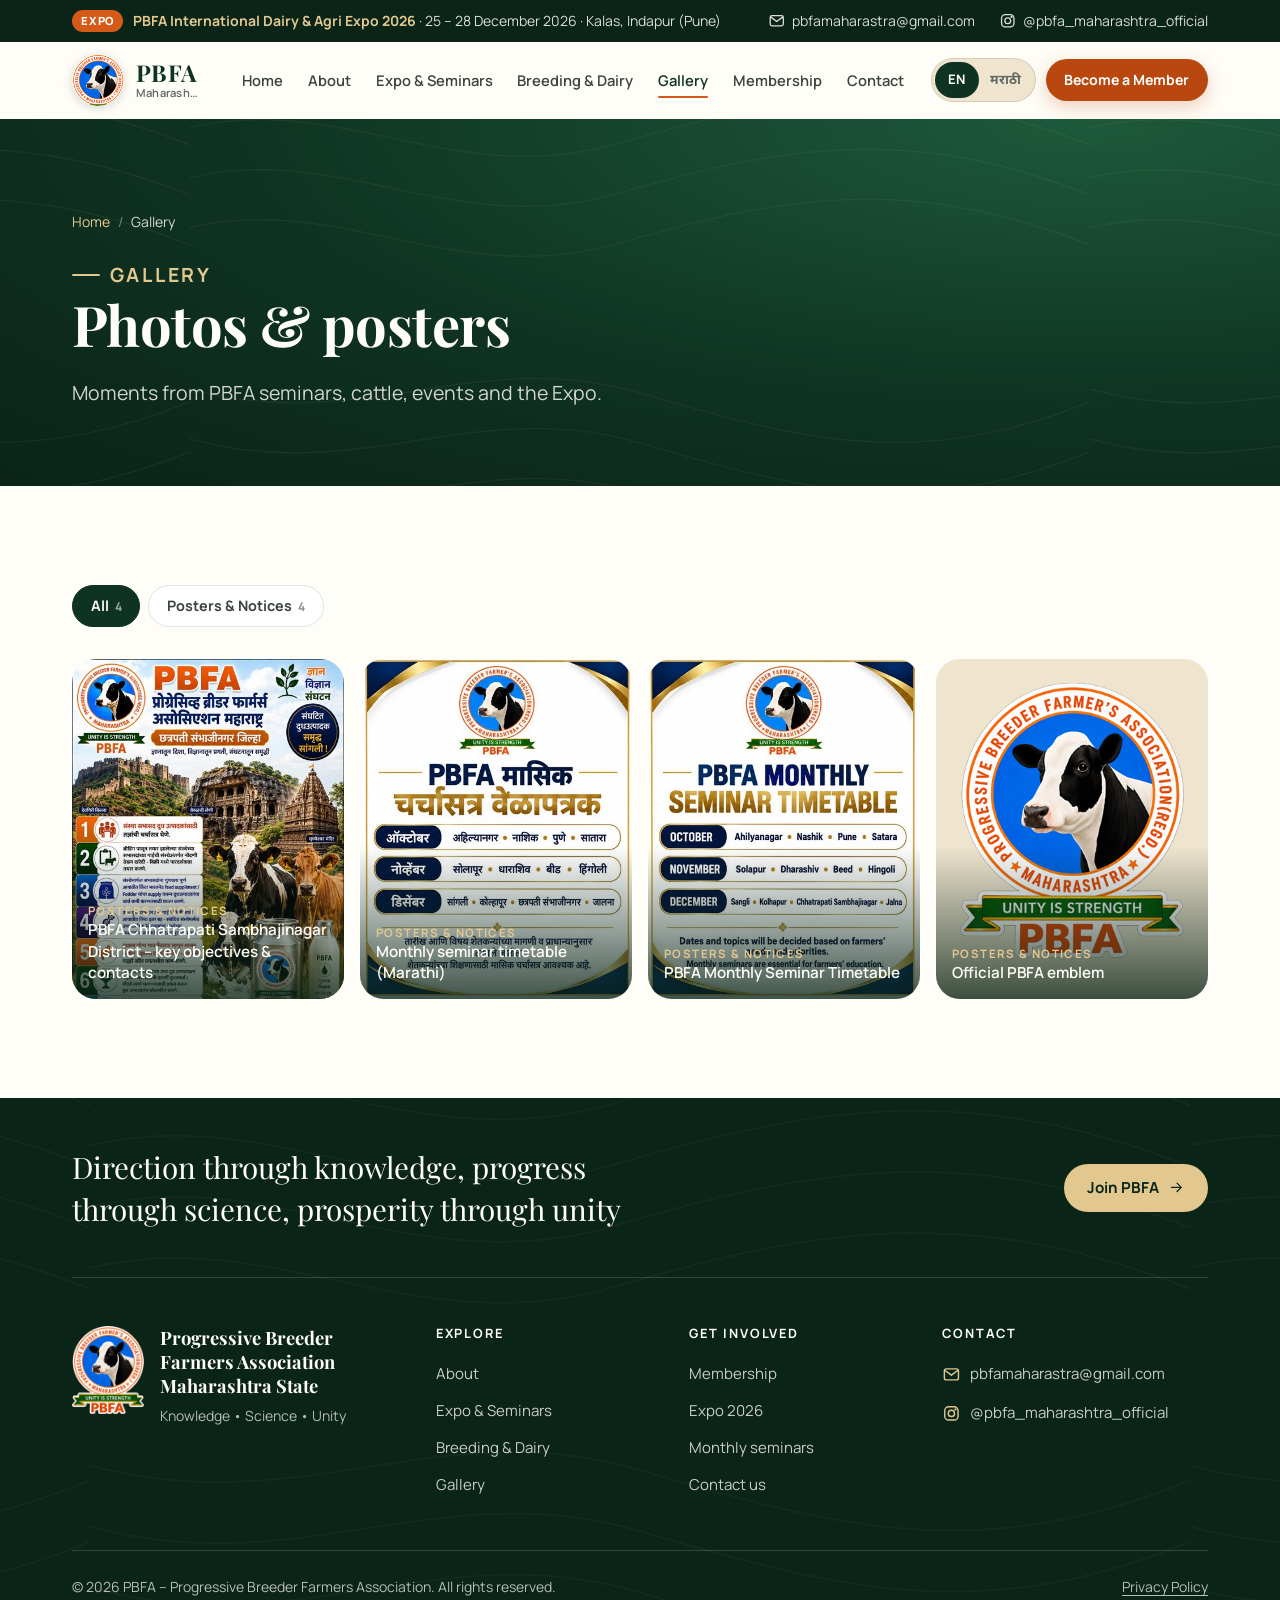
<file: gallery.html>
<!DOCTYPE html>
<html lang="en" data-lang="en">
<head>
<meta charset="utf-8">
<meta name="viewport" content="width=device-width, initial-scale=1">
<title>Gallery – PBFA Maharashtra | गॅलरी</title>
<meta name="description" content="Photographs and posters from PBFA – Progressive Breeder Farmers Association, Maharashtra: seminars, cattle, events and the International Dairy & Agri Expo.">
<meta name="theme-color" content="#0f3322">
<meta property="og:type" content="website">
<meta property="og:site_name" content="PBFA Maharashtra">
<meta property="og:title" content="Gallery – PBFA Maharashtra">
<meta property="og:description" content="Photos and posters from PBFA seminars, events and the Dairy & Agri Expo.">
<meta property="og:image" content="assets/images/social/og-image.jpg">
<meta name="twitter:card" content="summary_large_image">
<link rel="icon" type="image/png" sizes="32x32" href="assets/images/logos/pbfa-seal-32.png">
<link rel="icon" type="image/png" sizes="192x192" href="assets/images/logos/pbfa-seal-192.png">
<link rel="apple-touch-icon" href="assets/images/logos/apple-touch-icon.png">
<link rel="manifest" href="site.webmanifest">
<script>(function(){var h=document.documentElement,l=new URLSearchParams(location.search).get("lang");h.dataset.lang=l==="mr"?"mr":"en";h.lang=h.dataset.lang;h.classList.add("js")})()</script>
<link rel="preconnect" href="https://fonts.googleapis.com">
<link rel="preconnect" href="https://fonts.gstatic.com" crossorigin>
<link rel="stylesheet" href="https://fonts.googleapis.com/css2?family=Manrope:wght@400;500;600;700;800&family=Noto+Sans+Devanagari:wght@400;500;600;700&family=Noto+Serif+Devanagari:wght@600;700&family=Playfair+Display:ital,wght@0,600;0,700;1,600&display=swap">
<link rel="stylesheet" href="https://fonts.googleapis.com/css2?family=Noto+Sans:wght@600&text=%E2%82%B9&display=swap">
<link rel="stylesheet" href="assets/css/variables.css">
<link rel="stylesheet" href="assets/css/base.css">
<link rel="stylesheet" href="assets/css/layout.css">
<link rel="stylesheet" href="assets/css/components.css">
<link rel="stylesheet" href="assets/css/pages.css">
<script type="module" src="assets/js/main.js"></script>
</head>
<body data-page="gallery">
<a class="skip-link" href="#main">Skip to content</a>
<div id="site-header-slot"><noscript><p class="container"><a href="index.html">Home</a> · <a href="about.html">About</a> · <a href="contact.html">Contact</a></p></noscript></div>

<main id="main">
  <section class="page-hero">
    <div class="container">
      <ol class="breadcrumb"><li><a href="index.html"><span lang="mr">मुख्यपृष्ठ</span><span lang="en">Home</span></a></li><li aria-current="page"><span lang="mr">गॅलरी</span><span lang="en">Gallery</span></li></ol>
      <p class="eyebrow eyebrow--light"><span lang="mr">गॅलरी</span><span lang="en">Gallery</span></p>
      <h1><span lang="mr">छायाचित्रे व पोस्टर्स</span><span lang="en">Photos &amp; posters</span></h1>
      <p><span lang="mr">PBFA ची चर्चासत्रे, जनावरे, कार्यक्रम आणि एक्स्पो यांची छायाचित्रे.</span><span lang="en">Moments from PBFA seminars, cattle, events and the Expo.</span></p>
    </div>
  </section>

  <section class="section" aria-label="Gallery">
    <div class="container">
      <div class="filters" data-gallery-filters role="group" aria-label="Filter gallery"></div>
      <div class="gallery" data-gallery aria-live="polite"></div>
      <noscript><p>Please enable JavaScript to view the gallery.</p></noscript>
    </div>
  </section>
</main>

<div id="site-footer-slot"></div>
</body>
</html>
</file>
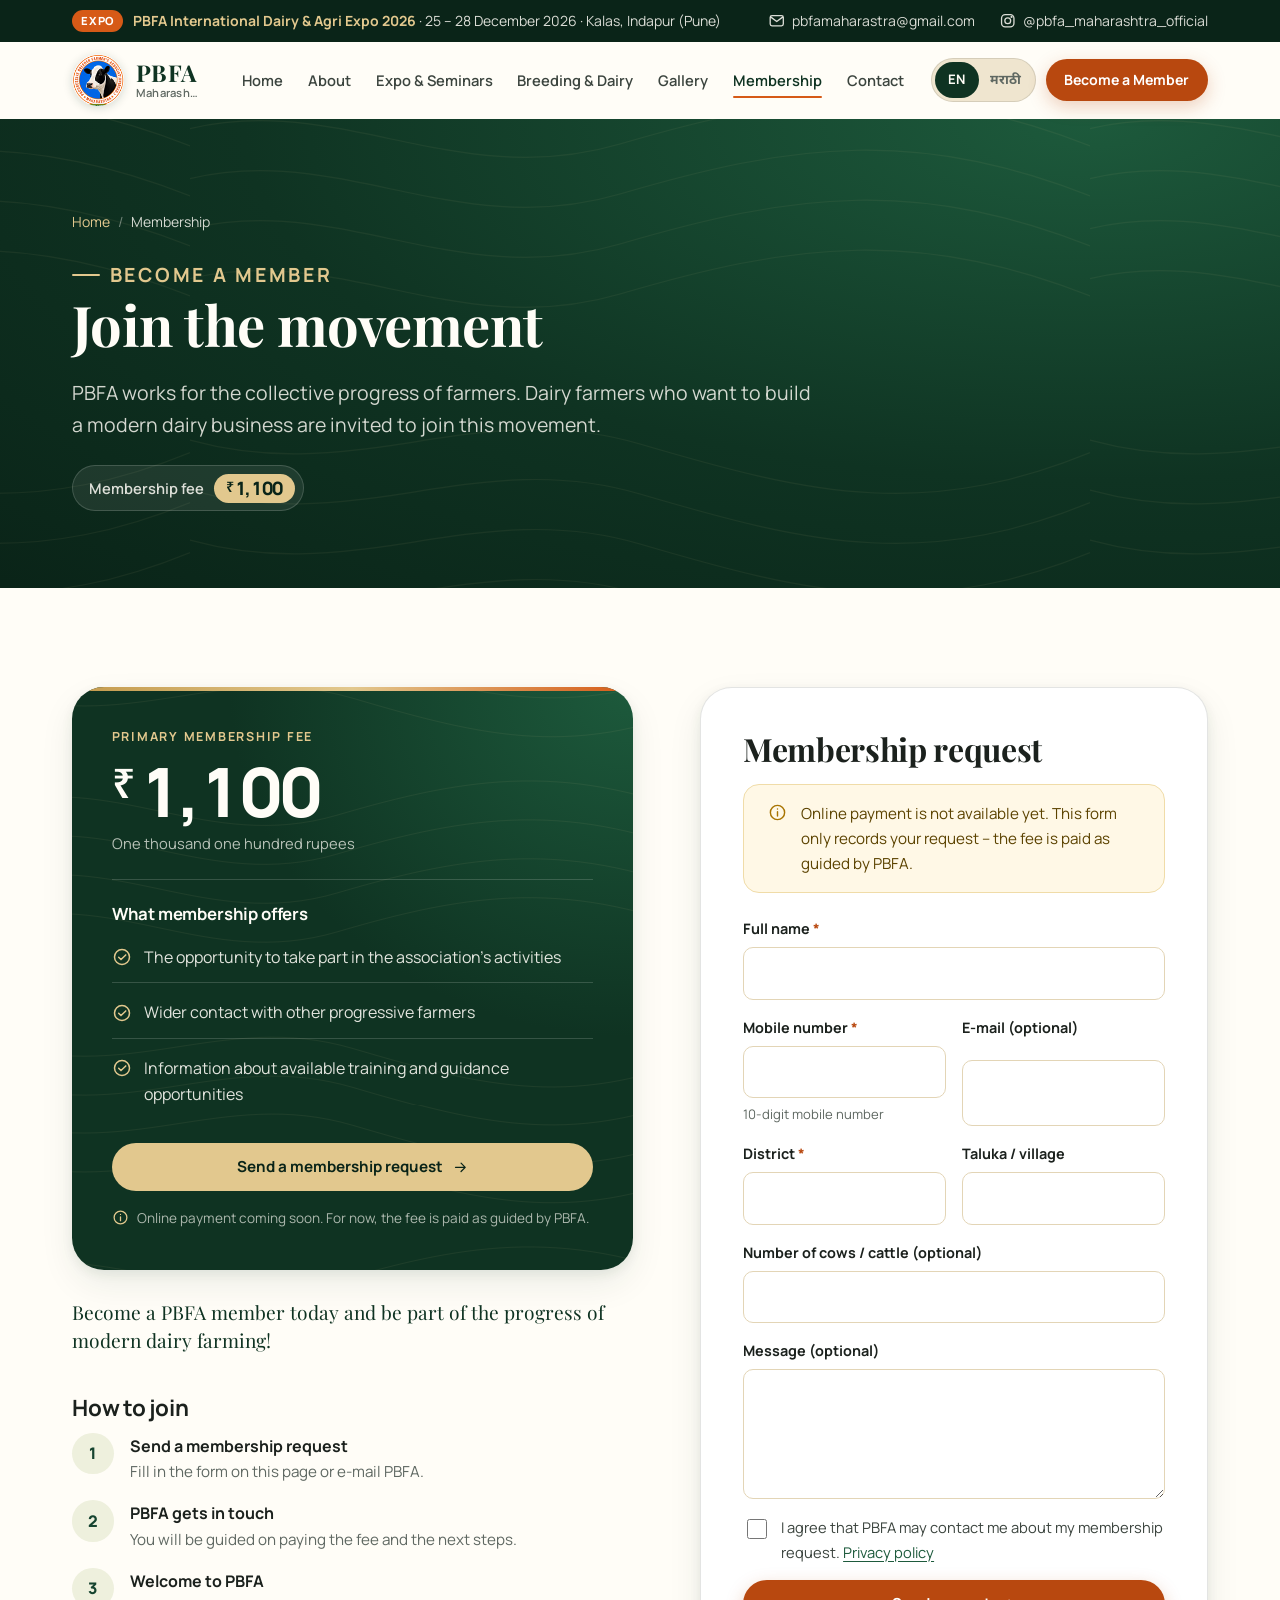
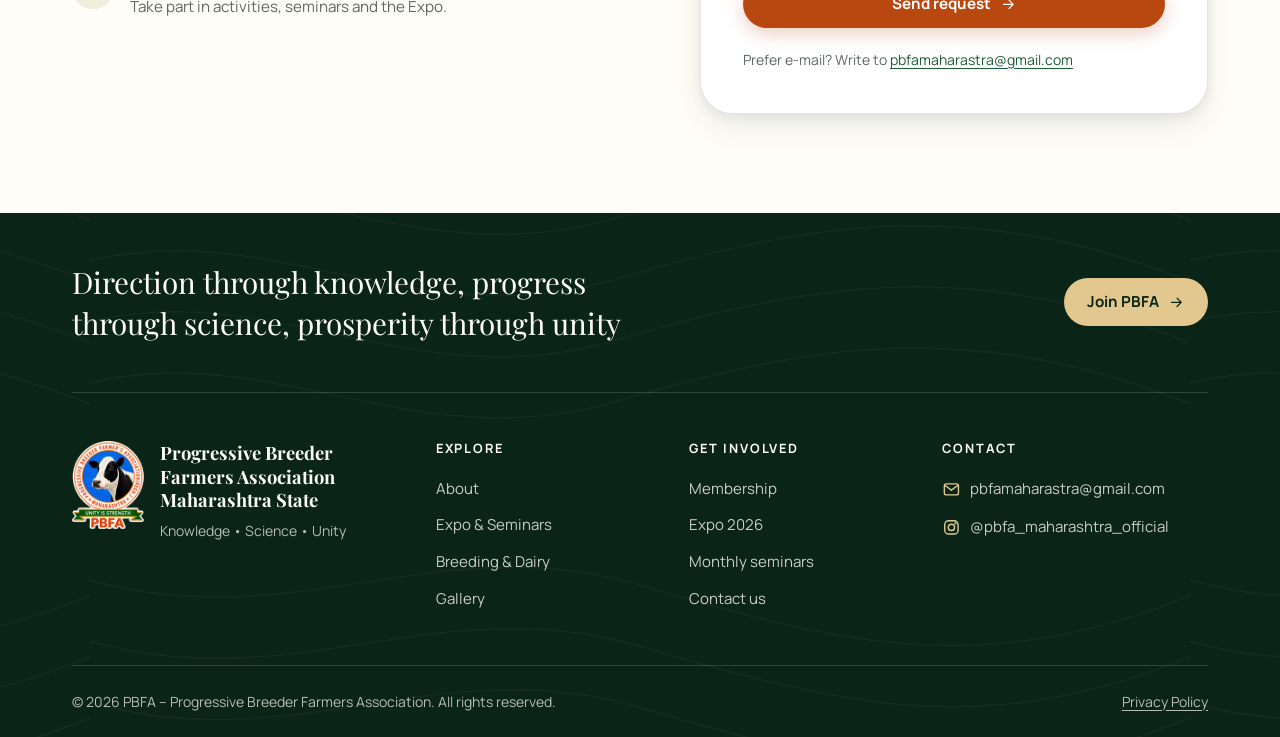
<file: join.html>
<!DOCTYPE html>
<html lang="en">
<head>
<meta charset="utf-8">
<title>PBFA – Membership</title>
<meta name="robots" content="noindex">
<link rel="canonical" href="membership.html">
<!-- Old address kept so existing links keep working. Netlify also 301-redirects this (see netlify.toml). -->
<script>location.replace("membership.html" + location.search + location.hash)</script>
<meta http-equiv="refresh" content="0; url=membership.html">
</head>
<body><p><a href="membership.html">Continue to PBFA Membership</a></p></body>
</html>
</file>
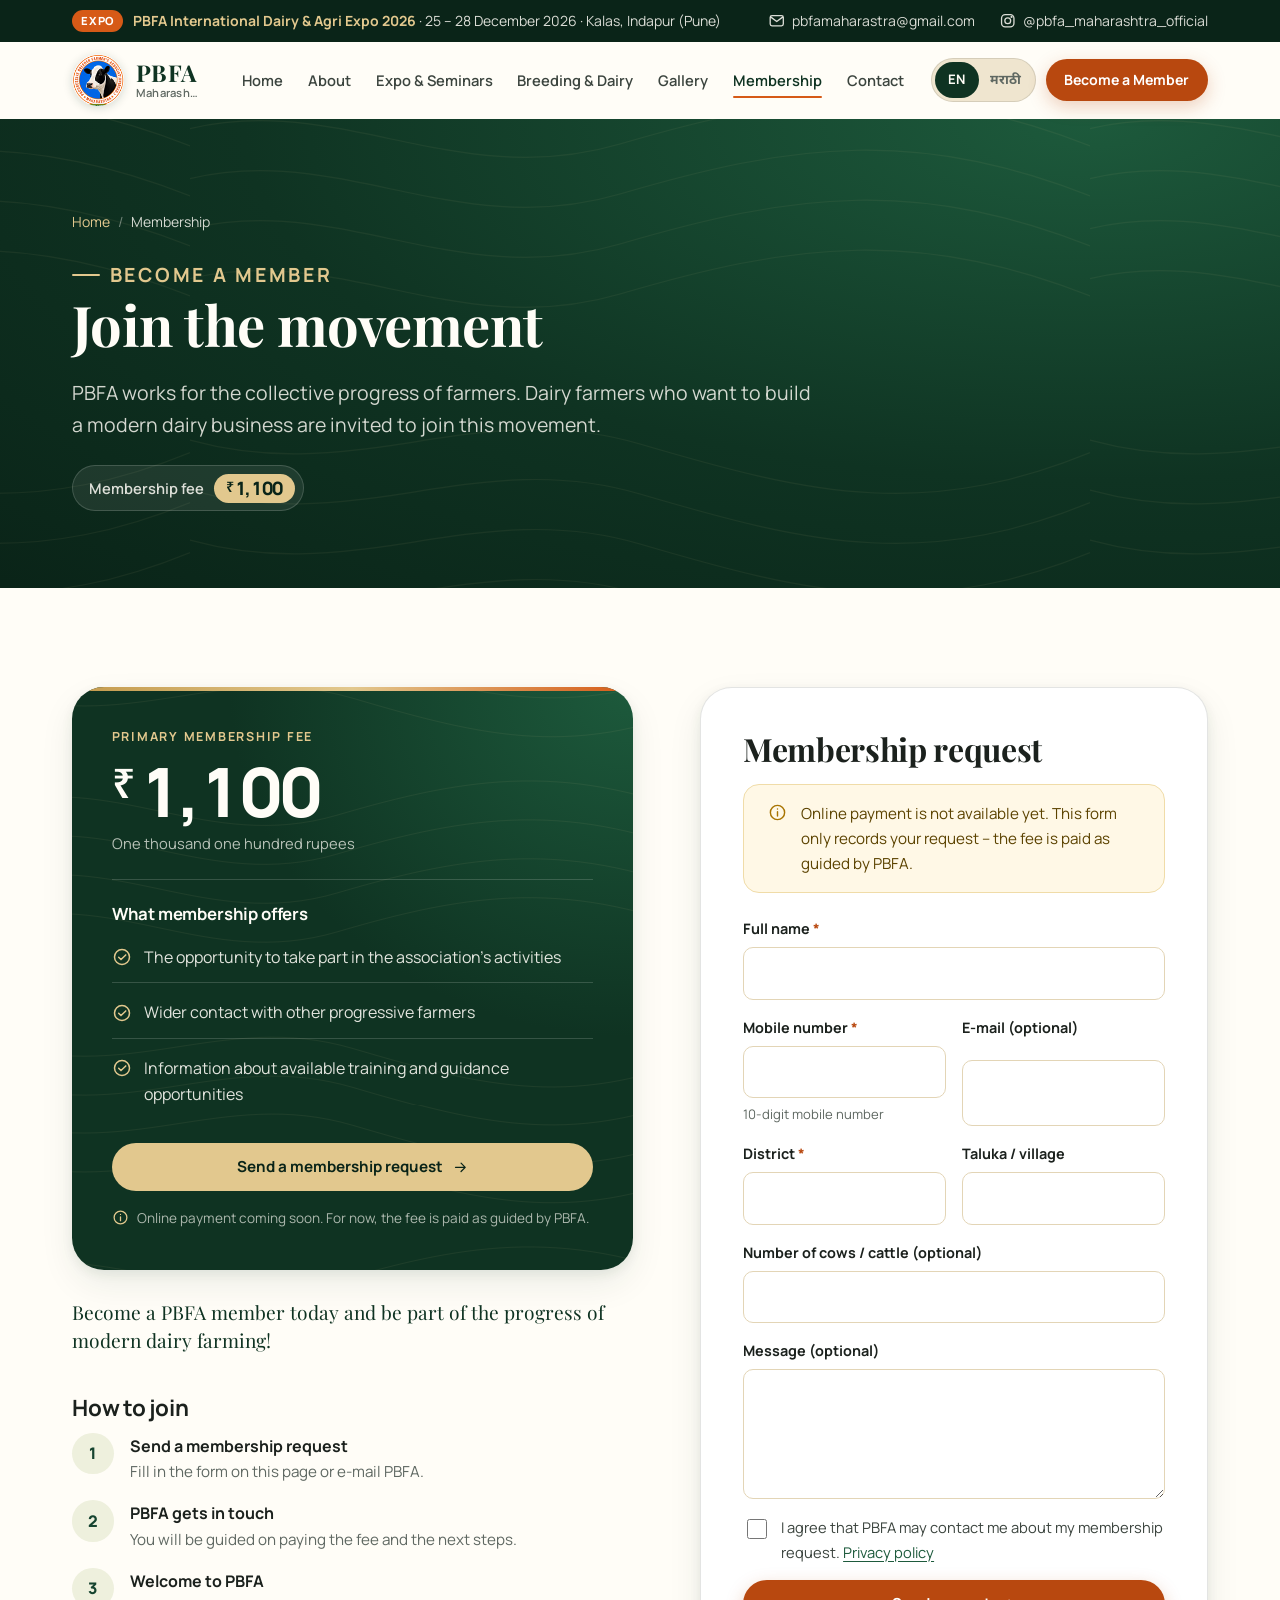
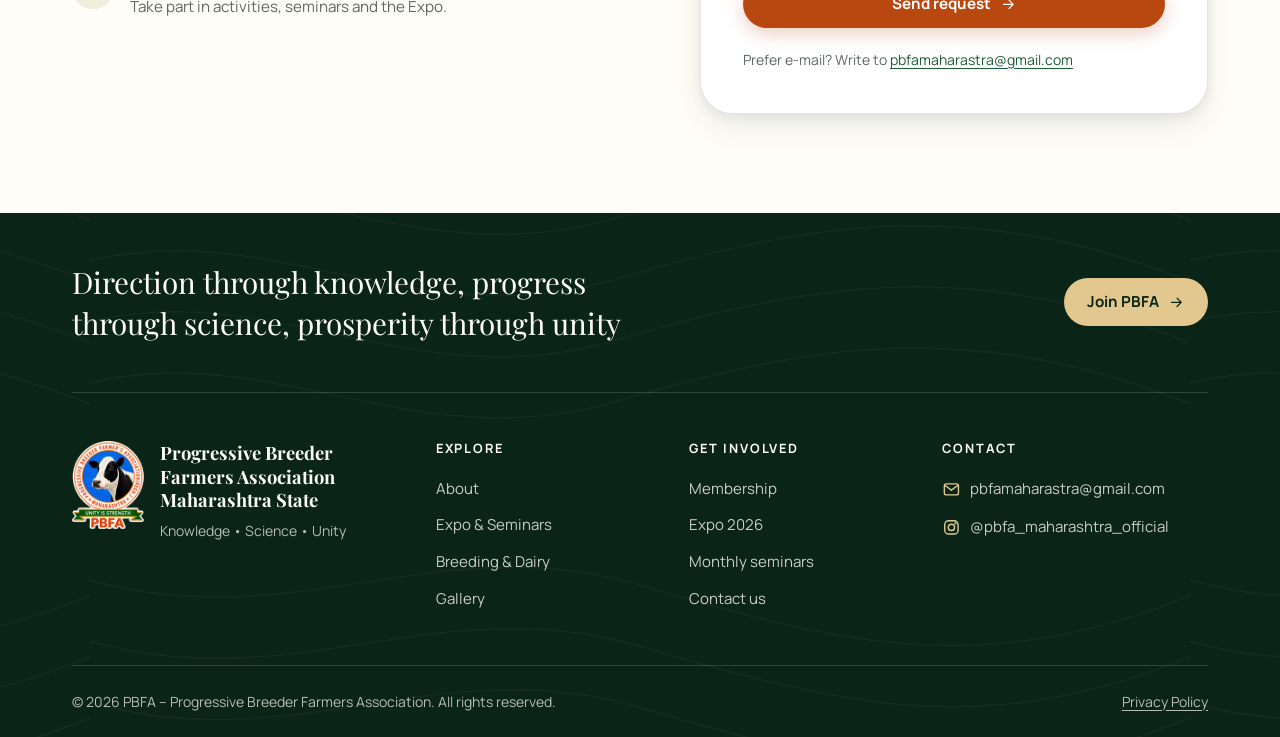
<file: membership.html>
<!DOCTYPE html>
<html lang="en" data-lang="en">
<head>
<meta charset="utf-8">
<meta name="viewport" content="width=device-width, initial-scale=1">
<title>Become a Member – PBFA Membership ₹1,100 | सभासदत्व</title>
<meta name="description" content="Join PBFA – Progressive Breeder Farmers Association, Maharashtra. Primary membership fee ₹1,100. Take part in PBFA activities, connect with progressive dairy farmers and learn about training opportunities.">
<meta name="theme-color" content="#0f3322">
<meta property="og:type" content="website">
<meta property="og:site_name" content="PBFA Maharashtra">
<meta property="og:title" content="Become a PBFA Member">
<meta property="og:description" content="आजच PBFA चे सभासद व्हा – primary membership fee ₹1,100.">
<meta property="og:image" content="assets/images/social/og-image.jpg">
<meta name="twitter:card" content="summary_large_image">
<link rel="icon" type="image/png" sizes="32x32" href="assets/images/logos/pbfa-seal-32.png">
<link rel="icon" type="image/png" sizes="192x192" href="assets/images/logos/pbfa-seal-192.png">
<link rel="apple-touch-icon" href="assets/images/logos/apple-touch-icon.png">
<link rel="manifest" href="site.webmanifest">
<script>(function(){var h=document.documentElement,l=new URLSearchParams(location.search).get("lang");h.dataset.lang=l==="mr"?"mr":"en";h.lang=h.dataset.lang;h.classList.add("js")})()</script>
<link rel="preconnect" href="https://fonts.googleapis.com">
<link rel="preconnect" href="https://fonts.gstatic.com" crossorigin>
<link rel="stylesheet" href="https://fonts.googleapis.com/css2?family=Manrope:wght@400;500;600;700;800&family=Noto+Sans+Devanagari:wght@400;500;600;700&family=Noto+Serif+Devanagari:wght@600;700&family=Playfair+Display:ital,wght@0,600;0,700;1,600&display=swap">
<link rel="stylesheet" href="https://fonts.googleapis.com/css2?family=Noto+Sans:wght@600&text=%E2%82%B9&display=swap">
<link rel="stylesheet" href="assets/css/variables.css">
<link rel="stylesheet" href="assets/css/base.css">
<link rel="stylesheet" href="assets/css/layout.css">
<link rel="stylesheet" href="assets/css/components.css">
<link rel="stylesheet" href="assets/css/pages.css">
<script type="module" src="assets/js/main.js"></script>
</head>
<body data-page="membership">
<a class="skip-link" href="#main">Skip to content</a>
<div id="site-header-slot"><noscript><p class="container"><a href="index.html">Home</a> · <a href="about.html">About</a> · <a href="contact.html">Contact</a></p></noscript></div>

<main id="main">
  <section class="page-hero">
    <div class="container">
      <ol class="breadcrumb"><li><a href="index.html"><span lang="mr">मुख्यपृष्ठ</span><span lang="en">Home</span></a></li><li aria-current="page"><span lang="mr">सभासदत्व</span><span lang="en">Membership</span></li></ol>
      <p class="eyebrow eyebrow--light"><span lang="mr">PBFA सभासदत्व</span><span lang="en">Become a Member</span></p>
      <h1><span lang="mr">या चळवळीत सहभागी व्हा</span><span lang="en">Join the movement</span></h1>
      <p><span lang="mr">PBFA ही शेतकऱ्यांच्या सामूहिक प्रगतीसाठी कार्य करणारी संघटना आहे. आधुनिक दुग्धव्यवसाय विकसित करण्याची इच्छा असलेल्या दूध उत्पादक शेतकऱ्यांनी या चळवळीत सहभागी व्हावे.</span><span lang="en">PBFA works for the collective progress of farmers. Dairy farmers who want to build a modern dairy business are invited to join this movement.</span></p>
      <a class="fee-chip" href="#apply" style="text-decoration:none"><span><span lang="mr">सभासदत्व शुल्क</span><span lang="en">Membership fee</span></span><span class="price" role="text" aria-label="₹1,100"><span class="price__cur" aria-hidden="true">₹</span><span aria-hidden="true">1,100</span></span></a>
    </div>
  </section>

  <section class="section" aria-label="Membership details and form">
    <div class="container split" style="align-items:start">
      <div>
        <div class="fee-card">
          <span class="fee-card__label"><span lang="mr">प्राथमिक सभासदत्व शुल्क</span><span lang="en">Primary membership fee</span></span>
          <p class="fee-card__amount"><span class="price price--xl" role="text" aria-label="₹1,100"><span class="price__cur" aria-hidden="true">₹</span><span aria-hidden="true">1,100</span></span></p>
          <p class="fee-card__words"><span lang="mr">एक हजार शंभर रुपये</span><span lang="en">One thousand one hundred rupees</span></p>
          <hr>
          <h2><span lang="mr">सभासदत्वाच्या माध्यमातून</span><span lang="en">What membership offers</span></h2>
          <ul class="highlights">
            <li><svg class="icon" aria-hidden="true"><use href="assets/icons/icons.svg#check-circle"/></svg><span><span lang="mr">संघटनेच्या उपक्रमांमध्ये सहभागी होण्याची सुविधा</span><span lang="en">The opportunity to take part in the association’s activities</span></span></li>
            <li><svg class="icon" aria-hidden="true"><use href="assets/icons/icons.svg#check-circle"/></svg><span><span lang="mr">इतर प्रगतिशील शेतकऱ्यांशी संपर्क वाढवण्याची सुविधा</span><span lang="en">Wider contact with other progressive farmers</span></span></li>
            <li><svg class="icon" aria-hidden="true"><use href="assets/icons/icons.svg#check-circle"/></svg><span><span lang="mr">उपलब्ध प्रशिक्षण व मार्गदर्शनाच्या संधींबाबत माहिती मिळवण्याची सुविधा</span><span lang="en">Information about available training and guidance opportunities</span></span></li>
          </ul>
          <a class="btn btn--gold" href="#apply"><span lang="mr">सभासदत्व विनंती पाठवा</span><span lang="en">Send a membership request</span><svg class="icon icon--arrow" aria-hidden="true"><use href="assets/icons/icons.svg#arrow-right"/></svg></a>
          <p class="fee-card__foot"><svg class="icon" aria-hidden="true"><use href="assets/icons/icons.svg#info"/></svg><span><span lang="mr">ऑनलाइन शुल्क भरणा सुविधा लवकरच. सध्या शुल्क भरणा PBFA च्या मार्गदर्शनानुसार.</span><span lang="en">Online payment coming soon. For now, the fee is paid as guided by PBFA.</span></span></p>
        </div>
        <p style="margin:1.75rem 0 0;font-family:var(--font-serif);font-size:1.2rem;line-height:1.5;color:var(--forest-900)"><span lang="mr">आजच PBFA चे सभासद व्हा आणि आधुनिक दुग्धव्यवसायाच्या प्रगतीमध्ये सहभागी व्हा!</span><span lang="en">Become a PBFA member today and be part of the progress of modern dairy farming!</span></p>

        <h2 style="font-size:var(--fs-h3);font-family:var(--font-sans);margin-top:2.5rem"><span lang="mr">सभासद होण्याची प्रक्रिया</span><span lang="en">How to join</span></h2>
        <ol class="steps">
          <li><strong><span lang="mr">सभासदत्व विनंती पाठवा</span><span lang="en">Send a membership request</span></strong><p><span lang="mr">या पानावरील फॉर्म भरा किंवा ई-मेल करा.</span><span lang="en">Fill in the form on this page or e-mail PBFA.</span></p></li>
          <li><strong><span lang="mr">PBFA आपल्याशी संपर्क साधेल</span><span lang="en">PBFA gets in touch</span></strong><p><span lang="mr">शुल्क भरणा व पुढील प्रक्रियेची माहिती दिली जाईल.</span><span lang="en">You will be guided on paying the fee and the next steps.</span></p></li>
          <li><strong><span lang="mr">PBFA सभासद व्हा</span><span lang="en">Welcome to PBFA</span></strong><p><span lang="mr">उपक्रम, चर्चासत्रे व एक्स्पोमध्ये सहभागी व्हा.</span><span lang="en">Take part in activities, seminars and the Expo.</span></p></li>
        </ol>
      </div>

      <div>
        <div class="panel" id="apply">
          <h2 style="font-size:clamp(1.5rem,1.2rem + 1vw,2rem)"><span lang="mr">सभासदत्व विनंती</span><span lang="en">Membership request</span></h2>
          <div class="notice" style="margin-bottom:1.5rem">
            <svg class="icon" aria-hidden="true"><use href="assets/icons/icons.svg#info"/></svg>
            <p><span lang="mr">ऑनलाइन शुल्क भरणा सुविधा अद्याप उपलब्ध नाही. हा फॉर्म केवळ विनंती नोंदवतो – शुल्क भरणा PBFA च्या मार्गदर्शनानुसार केला जाईल.</span><span lang="en">Online payment is not available yet. This form only records your request – the fee is paid as guided by PBFA.</span></p>
          </div>
          <form class="form" name="membership" method="POST" data-netlify="true" netlify-honeypot="bot-field" action="/membership.html?sent=1">
            <input type="hidden" name="form-name" value="membership">
            <p class="hp-field"><label>Do not fill this: <input name="bot-field" tabindex="-1" autocomplete="off"></label></p>
            <div class="field">
              <label for="m-name"><span lang="mr">पूर्ण नाव</span><span lang="en">Full name</span> <span class="req">*</span></label>
              <input id="m-name" name="name" type="text" autocomplete="name" required>
            </div>
            <div class="form__row form__row--2">
              <div class="field">
                <label for="m-phone"><span lang="mr">मोबाईल नंबर</span><span lang="en">Mobile number</span> <span class="req">*</span></label>
                <input id="m-phone" name="mobile" type="tel" inputmode="numeric" autocomplete="tel" pattern="[0-9+ ]{10,15}" required>
                <span class="field__hint"><span lang="mr">10 अंकी मोबाईल नंबर</span><span lang="en">10-digit mobile number</span></span>
              </div>
              <div class="field">
                <label for="m-email"><span lang="mr">ई-मेल (ऐच्छिक)</span><span lang="en">E-mail (optional)</span></label>
                <input id="m-email" name="email" type="email" autocomplete="email">
              </div>
            </div>
            <div class="form__row form__row--2">
              <div class="field">
                <label for="m-district"><span lang="mr">जिल्हा</span><span lang="en">District</span> <span class="req">*</span></label>
                <input id="m-district" name="district" type="text" required>
              </div>
              <div class="field">
                <label for="m-taluka"><span lang="mr">तालुका / गाव</span><span lang="en">Taluka / village</span></label>
                <input id="m-taluka" name="taluka_village" type="text">
              </div>
            </div>
            <div class="field">
              <label for="m-cattle"><span lang="mr">गाई / जनावरांची संख्या (ऐच्छिक)</span><span lang="en">Number of cows / cattle (optional)</span></label>
              <input id="m-cattle" name="cattle_count" type="number" min="0" inputmode="numeric">
            </div>
            <div class="field">
              <label for="m-msg"><span lang="mr">संदेश (ऐच्छिक)</span><span lang="en">Message (optional)</span></label>
              <textarea id="m-msg" name="message"></textarea>
            </div>
            <label class="check"><input type="checkbox" name="consent" value="yes" required><span><span lang="mr">माझ्या सभासदत्व विनंतीसाठी PBFA ने माझ्याशी संपर्क साधावा यास माझी संमती आहे.</span><span lang="en">I agree that PBFA may contact me about my membership request.</span> <a href="privacy.html"><span lang="mr">गोपनीयता धोरण</span><span lang="en">Privacy policy</span></a></span></label>
            <button class="btn btn--primary" type="submit"><span lang="mr">विनंती पाठवा</span><span lang="en">Send request</span><svg class="icon icon--arrow" aria-hidden="true"><use href="assets/icons/icons.svg#arrow-right"/></svg></button>
            <p class="form-status" role="status" aria-live="polite"></p>
          </form>
          <p style="margin:1.25rem 0 0;font-size:var(--fs-small);color:var(--ink-500)"><span lang="mr">फॉर्मऐवजी ई-मेल करू शकता: </span><span lang="en">Prefer e-mail? Write to </span><a href="mailto:pbfamaharastra@gmail.com?subject=PBFA%20Membership">pbfamaharastra@gmail.com</a></p>
        </div>
      </div>
    </div>
  </section>
</main>

<div id="site-footer-slot"></div>
</body>
</html>
</file>
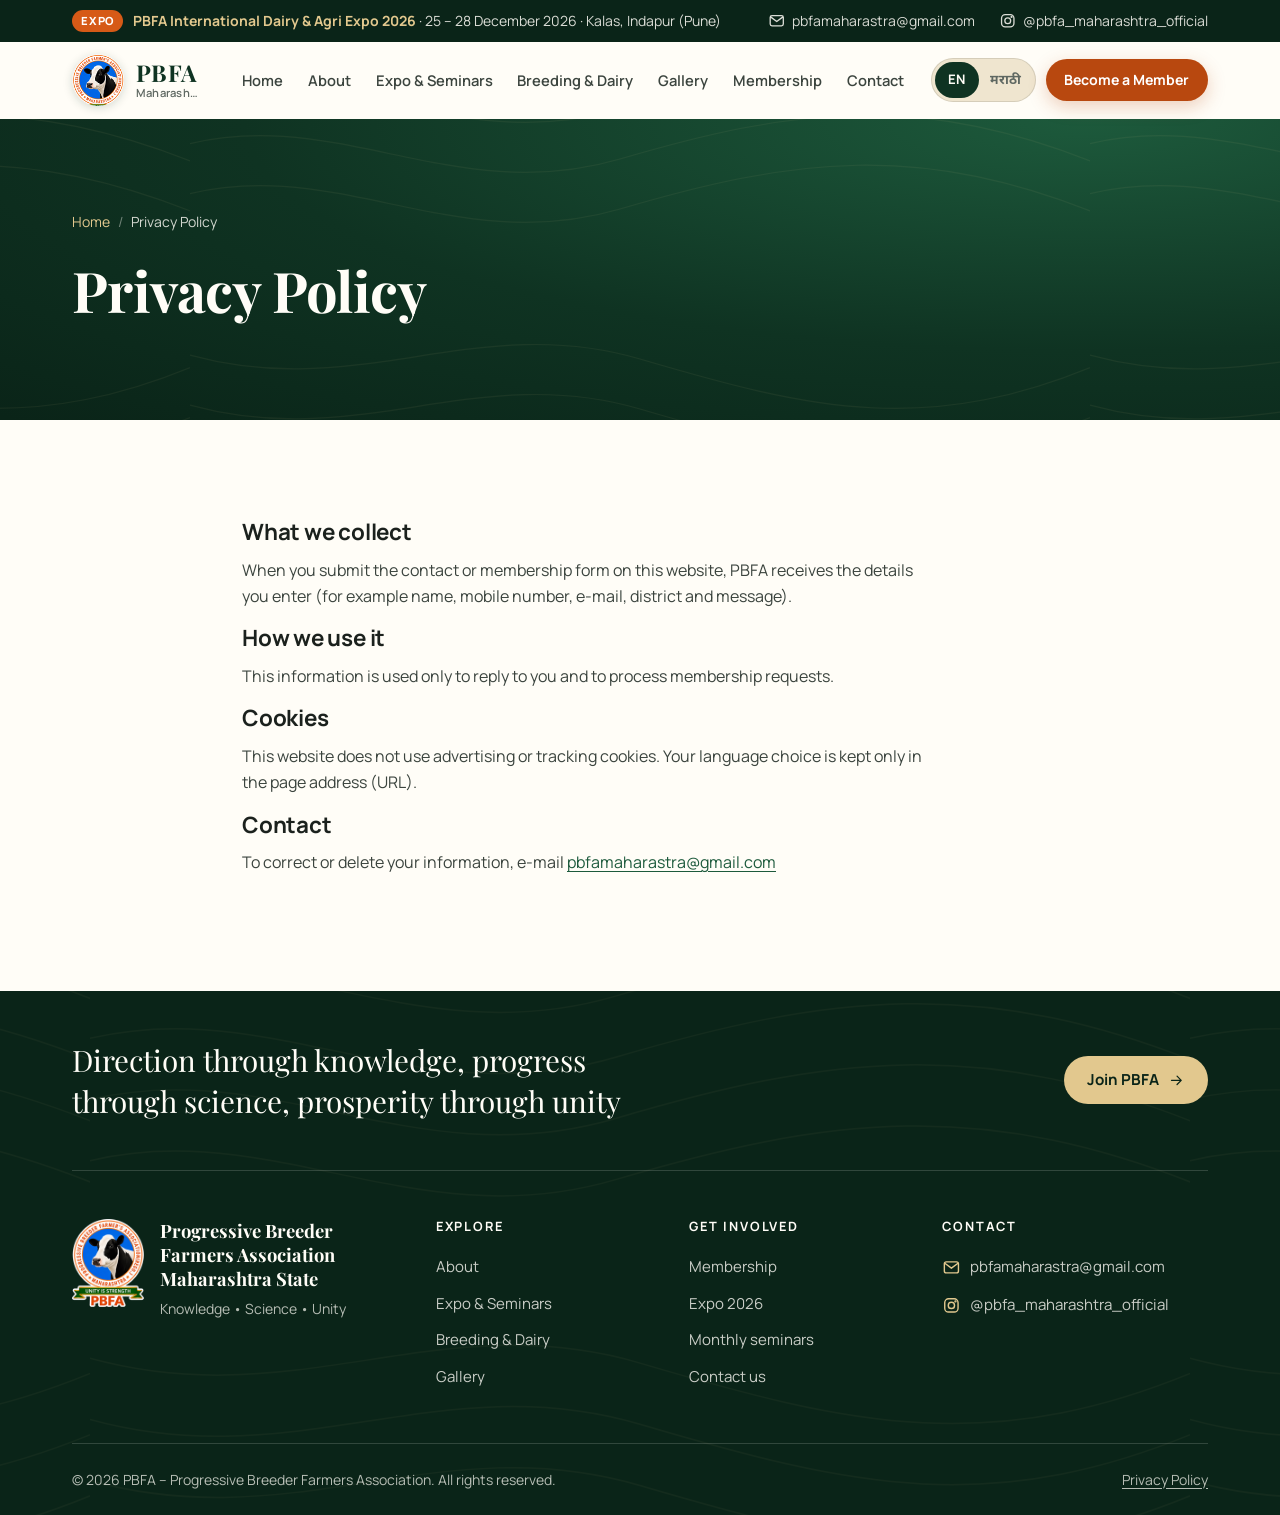
<file: privacy.html>
<!DOCTYPE html>
<html lang="en" data-lang="en">
<head>
<meta charset="utf-8">
<meta name="viewport" content="width=device-width, initial-scale=1">
<title>Privacy Policy – PBFA | गोपनीयता धोरण</title>
<meta name="description" content="How PBFA – Progressive Breeder Farmers Association, Maharashtra uses the information submitted through this website.">
<meta name="theme-color" content="#0f3322">
<meta name="robots" content="index,follow">
<link rel="icon" type="image/png" sizes="32x32" href="assets/images/logos/pbfa-seal-32.png">
<link rel="apple-touch-icon" href="assets/images/logos/apple-touch-icon.png">
<link rel="manifest" href="site.webmanifest">
<script>(function(){var h=document.documentElement,l=new URLSearchParams(location.search).get("lang");h.dataset.lang=l==="mr"?"mr":"en";h.lang=h.dataset.lang;h.classList.add("js")})()</script>
<link rel="preconnect" href="https://fonts.googleapis.com">
<link rel="preconnect" href="https://fonts.gstatic.com" crossorigin>
<link rel="stylesheet" href="https://fonts.googleapis.com/css2?family=Manrope:wght@400;500;600;700;800&family=Noto+Sans+Devanagari:wght@400;500;600;700&family=Noto+Serif+Devanagari:wght@600;700&family=Playfair+Display:ital,wght@0,600;0,700;1,600&display=swap">
<link rel="stylesheet" href="https://fonts.googleapis.com/css2?family=Noto+Sans:wght@600&text=%E2%82%B9&display=swap">
<link rel="stylesheet" href="assets/css/variables.css">
<link rel="stylesheet" href="assets/css/base.css">
<link rel="stylesheet" href="assets/css/layout.css">
<link rel="stylesheet" href="assets/css/components.css">
<link rel="stylesheet" href="assets/css/pages.css">
<script type="module" src="assets/js/main.js"></script>
</head>
<body data-page="privacy">
<a class="skip-link" href="#main">Skip to content</a>
<div id="site-header-slot"><noscript><p class="container"><a href="index.html">Home</a> · <a href="contact.html">Contact</a></p></noscript></div>

<main id="main">
  <section class="page-hero">
    <div class="container">
      <ol class="breadcrumb"><li><a href="index.html"><span lang="mr">मुख्यपृष्ठ</span><span lang="en">Home</span></a></li><li aria-current="page"><span lang="mr">गोपनीयता धोरण</span><span lang="en">Privacy Policy</span></li></ol>
      <h1><span lang="mr">गोपनीयता धोरण</span><span lang="en">Privacy Policy</span></h1>
    </div>
  </section>

  <!-- DRAFT – to be reviewed and approved by PBFA before launch. -->
  <section class="section">
    <div class="container container--narrow prose">
      <h2 style="font-size:var(--fs-h3);font-family:var(--font-sans)"><span lang="mr">आम्ही कोणती माहिती घेतो</span><span lang="en">What we collect</span></h2>
      <p><span lang="mr">आपण या संकेतस्थळावरील संपर्क किंवा सभासदत्व फॉर्म भरल्यास आपण दिलेली माहिती (उदा. नाव, मोबाईल नंबर, ई-मेल, जिल्हा, संदेश) PBFA ला मिळते.</span><span lang="en">When you submit the contact or membership form on this website, PBFA receives the details you enter (for example name, mobile number, e-mail, district and message).</span></p>
      <h2 style="font-size:var(--fs-h3);font-family:var(--font-sans)"><span lang="mr">माहितीचा वापर</span><span lang="en">How we use it</span></h2>
      <p><span lang="mr">ही माहिती केवळ आपल्या संदेशाला उत्तर देण्यासाठी आणि सभासदत्व प्रक्रियेसाठी वापरली जाते.</span><span lang="en">This information is used only to reply to you and to process membership requests.</span></p>
      <h2 style="font-size:var(--fs-h3);font-family:var(--font-sans)"><span lang="mr">कुकीज</span><span lang="en">Cookies</span></h2>
      <p><span lang="mr">हे संकेतस्थळ जाहिरात किंवा ट्रॅकिंग कुकीज वापरत नाही. निवडलेली भाषा केवळ पत्त्यामध्ये (URL) ठेवली जाते.</span><span lang="en">This website does not use advertising or tracking cookies. Your language choice is kept only in the page address (URL).</span></p>
      <h2 style="font-size:var(--fs-h3);font-family:var(--font-sans)"><span lang="mr">संपर्क</span><span lang="en">Contact</span></h2>
      <p><span lang="mr">आपली माहिती दुरुस्त किंवा हटवण्यासाठी ई-मेल करा: </span><span lang="en">To correct or delete your information, e-mail </span><a href="mailto:pbfamaharastra@gmail.com">pbfamaharastra@gmail.com</a></p>
    </div>
  </section>
</main>

<div id="site-footer-slot"></div>
</body>
</html>
</file>
<file: assets/css/variables.css>
/* =========================================================
   PBFA design tokens
   Palette derived from the PBFA logo (ribbon green, seal saffron,
   ivory border) plus warm agricultural neutrals.
   ========================================================= */
:root {
  /* Brand greens (from the "Unity is Strength" ribbon) */
  --forest-950: #0a2418;
  --forest-900: #0f3322;
  --forest-800: #164430;
  --forest-700: #1d5a3c;
  --forest-500: #2f7a4f;
  --olive-500: #6f7d3c;
  --olive-100: #eef0dd;

  /* Saffron (from the seal lettering) – used sparingly for actions */
  --saffron-600: #b8480f;
  --saffron-500: #d65a17;
  --saffron-100: #fbe9dc;

  /* Warm neutrals */
  --ivory: #fffdf7;
  --cream: #faf5ea;
  --sand-200: #efe5cf;
  --sand-300: #e3d5b6;
  --brown-700: #5b3f27;
  --brown-500: #8a6643;
  --gold-500: #c49a4c;
  --gold-300: #e2c88e;

  /* Ink */
  --ink-900: #1b211d;
  --ink-700: #3b443e;
  --ink-500: #5f6862;
  --line: rgba(27, 33, 29, .12);
  --line-light: rgba(255, 253, 247, .16);

  /* Typography */
  --font-sans: "Manrope", "Noto Sans Devanagari", "Noto Sans", system-ui, -apple-system, "Segoe UI", sans-serif;
  --font-serif: "Playfair Display", "Noto Serif Devanagari", "Noto Sans", Georgia, serif;
  --font-deva: "Noto Sans Devanagari", "Manrope", "Noto Sans", sans-serif;

  --fs-hero: clamp(2.35rem, 1.4rem + 4.2vw, 4.6rem);
  --fs-h1: clamp(2.1rem, 1.5rem + 2.6vw, 3.5rem);
  --fs-h2: clamp(1.75rem, 1.3rem + 1.9vw, 2.75rem);
  --fs-h3: clamp(1.15rem, 1.05rem + .45vw, 1.4rem);
  --fs-lead: clamp(1.05rem, 1rem + .3vw, 1.22rem);
  --fs-body: 1rem;
  --fs-small: .875rem;
  --fs-label: .78rem;

  /* Spacing scale */
  --s-1: .25rem; --s-2: .5rem; --s-3: .75rem; --s-4: 1rem; --s-5: 1.5rem;
  --s-6: 2rem; --s-7: 3rem; --s-8: 4rem; --s-9: 6rem;
  --section-y: clamp(3.5rem, 2.2rem + 5vw, 7rem);
  --gutter: clamp(1.1rem, .6rem + 2vw, 2rem);
  --container: 1200px;

  /* Shape & depth */
  --r-sm: 10px; --r-md: 16px; --r-lg: 24px; --r-xl: 32px; --r-pill: 999px;
  --shadow-sm: 0 1px 2px rgba(15, 51, 34, .06), 0 2px 8px rgba(15, 51, 34, .05);
  --shadow-md: 0 4px 12px rgba(15, 51, 34, .07), 0 14px 34px rgba(15, 51, 34, .08);
  --shadow-lg: 0 20px 60px rgba(10, 36, 24, .22);

  --ease: cubic-bezier(.2, .7, .2, 1);
  --header-h: 76px;

  /* Decorative contour lines (fields / furrows) used on dark sections */
  --contour: url("data:image/svg+xml,%3Csvg xmlns='http://www.w3.org/2000/svg' viewBox='0 0 900 600' fill='none' stroke='%23e2c88e' stroke-opacity='.13' stroke-width='1.2'%3E%3Cpath d='M-20 80C140 30 260 140 430 90s300-70 490 10'/%3E%3Cpath d='M-20 130c160-50 280 60 450 10s300-70 490 10'/%3E%3Cpath d='M-20 180c160-50 280 60 450 10s300-70 490 10'/%3E%3Cpath d='M-20 230c160-50 280 60 450 10s300-70 490 10'/%3E%3Cpath d='M-20 380c180 60 300-40 470 10s290 80 470 0'/%3E%3Cpath d='M-20 430c180 60 300-40 470 10s290 80 470 0'/%3E%3Cpath d='M-20 480c180 60 300-40 470 10s290 80 470 0'/%3E%3Cpath d='M-20 530c180 60 300-40 470 10s290 80 470 0'/%3E%3C/svg%3E");
}
</file>
<file: assets/css/base.css>
/* =========================================================
   Base: reset, typography, language switching, layout primitives
   ========================================================= */
*, *::before, *::after { box-sizing: border-box; }
html { -webkit-text-size-adjust: 100%; scroll-behavior: smooth; scroll-padding-top: calc(var(--header-h) + 16px); }
body {
  margin: 0; font-family: var(--font-sans); font-size: var(--fs-body); line-height: 1.65;
  color: var(--ink-700); background: var(--ivory); text-rendering: optimizeLegibility;
  -webkit-font-smoothing: antialiased; overflow-x: hidden;
}
img, svg, video { display: block; max-width: 100%; height: auto; }
button, input, select, textarea { font: inherit; color: inherit; }
a { color: var(--forest-700); text-underline-offset: 3px; }
a:hover { color: var(--forest-900); }
p { margin: 0 0 1em; }
ul, ol { margin: 0; padding: 0; }
h1, h2, h3, h4 { margin: 0 0 .5em; color: var(--ink-900); line-height: 1.18; font-weight: 700; }
h1, h2 { font-family: var(--font-serif); letter-spacing: -.01em; }
h1 { font-size: var(--fs-h1); }
h2 { font-size: var(--fs-h2); }
h3 { font-size: var(--fs-h3); font-weight: 700; letter-spacing: -.005em; }
/* Devanagari needs extra line height so matras are not clipped */
[lang="mr"] { line-height: inherit; }
h1 [lang="mr"], h2 [lang="mr"], h3 [lang="mr"] { line-height: 1.38; }
:focus-visible { outline: 3px solid var(--saffron-500); outline-offset: 3px; border-radius: 4px; }
::selection { background: var(--gold-300); color: var(--ink-900); }

/* ---------- Bilingual content ----------
   Content is written as sibling elements with lang="mr" / lang="en".
   html[data-lang] decides which one is shown. .always keeps both. */
html[data-lang="en"] body [lang="mr"]:not(.always),
html[data-lang="mr"] body [lang="en"]:not(.always) { display: none !important; }

/* ---------- Layout primitives ---------- */
.container { width: 100%; max-width: var(--container); margin-inline: auto; padding-inline: var(--gutter); }
.container--narrow { max-width: 860px; }
.section { padding-block: var(--section-y); position: relative; }
.section--cream { background: var(--cream); }
.section--sand { background: var(--sand-200); }
.section--dark { background: var(--forest-900); color: rgba(255, 253, 247, .82); }
.section--dark h2, .section--dark h3 { color: var(--ivory); }
.section--tight { padding-block: clamp(2.5rem, 2rem + 2vw, 4rem); }

.section-head { max-width: 720px; margin-bottom: clamp(2rem, 1.5rem + 2vw, 3.25rem); }
.section-head--center { margin-inline: auto; text-align: center; }
.section-head p { font-size: var(--fs-lead); color: var(--ink-500); margin: 0; }
.section--dark .section-head p { color: rgba(255, 253, 247, .72); }
.section-head__row { display: flex; flex-wrap: wrap; align-items: end; justify-content: space-between; gap: var(--s-5); max-width: none; }
.section-head__row > div { max-width: 680px; }

.eyebrow {
  display: inline-flex; align-items: center; gap: .6rem; margin-bottom: var(--s-4);
  font-size: var(--fs-label); font-weight: 700; letter-spacing: .14em; text-transform: uppercase; color: var(--saffron-600);
}
.eyebrow::before { content: ""; width: 28px; height: 2px; background: currentColor; border-radius: 2px; }
.section--dark .eyebrow, .eyebrow--light { color: var(--gold-300); }
.section-head--center .eyebrow::after { content: ""; width: 28px; height: 2px; background: currentColor; border-radius: 2px; }

.lead { font-size: var(--fs-lead); color: var(--ink-500); }
.prose p { max-width: 68ch; }
.prose p + p { margin-top: -.2em; }

.grid { display: grid; gap: var(--s-5); }
.grid--2 { grid-template-columns: repeat(auto-fit, minmax(min(100%, 420px), 1fr)); }
.grid--3 { grid-template-columns: repeat(auto-fit, minmax(min(100%, 300px), 1fr)); }
.grid--4 { grid-template-columns: repeat(auto-fit, minmax(min(100%, 240px), 1fr)); }

.split { display: grid; gap: clamp(2rem, 1rem + 4vw, 5rem); align-items: center; }
@media (min-width: 960px) { .split { grid-template-columns: 1.05fr .95fr; } .split--reverse > :first-child { order: 2; } }

.icon { width: 1.25em; height: 1.25em; flex: none; fill: none; stroke: currentColor; stroke-width: 1.8; stroke-linecap: round; stroke-linejoin: round; }
.icon--fill { fill: currentColor; stroke: none; }

.visually-hidden {
  position: absolute !important; width: 1px; height: 1px; padding: 0; margin: -1px; overflow: hidden;
  clip: rect(0 0 0 0); white-space: nowrap; border: 0;
}
.skip-link {
  position: absolute; left: 1rem; top: -100px; z-index: 100; padding: .75rem 1.25rem; border-radius: var(--r-sm);
  background: var(--forest-900); color: var(--ivory); font-weight: 700; text-decoration: none;
}
.skip-link:focus { top: 1rem; color: var(--ivory); }

/* Numbers: lining figures everywhere (Playfair defaults to old-style figures) */
body { font-variant-numeric: lining-nums; }

/* ---------- Marathi (Devanagari) typography ----------
   Letter-spacing breaks Devanagari conjuncts/matras and there is no true
   Devanagari italic (browsers fake a slant), so neutralise both for Marathi. */
body [lang="mr"] { letter-spacing: 0 !important; }
body [lang="mr"] em, em[lang="mr"] { font-style: normal; }
.eyebrow [lang="mr"] { font-size: 1.08em; }

/* Sticky side column – only when it really sits beside its content (2 columns).
   On one-column layouts it must scroll normally, otherwise it overlaps the list. */
@media (min-width: 960px) {
  .sticky-col { position: sticky; top: calc(var(--header-h) + 2rem); }
}

/* Scroll reveal – used only on section-level blocks (not on every card).
   Short distance + quick fade so content never feels delayed. */
@media (prefers-reduced-motion: no-preference) {
  .js .reveal { opacity: 0; transform: translateY(12px); transition: opacity .5s var(--ease), transform .5s var(--ease); }
  .js .reveal.is-visible { opacity: 1; transform: none; }
  /* Never animate a sticky element's transform – it fights with sticky positioning */
  .js .reveal.sticky-col { transform: none; }

  /* Hero entrance: one short, staggered fade-up on first paint (CSS only) */
  .hero__grid > div:first-child > * { animation: rise .6s var(--ease) both; }
  .hero__grid > div:first-child > :nth-child(2) { animation-delay: .06s; }
  .hero__grid > div:first-child > :nth-child(3) { animation-delay: .12s; }
  .hero__grid > div:first-child > :nth-child(n+4) { animation-delay: .18s; }
  .hero__visual { animation: fade .8s .15s var(--ease) both; }
  @keyframes rise { from { opacity: 0; transform: translateY(14px); } }
  @keyframes fade { from { opacity: 0; } }
}
@media (prefers-reduced-motion: reduce) {
  html { scroll-behavior: auto; }
  *, *::before, *::after { animation-duration: .01ms !important; transition-duration: .01ms !important; }
}
</file>
<file: assets/css/layout.css>
/* =========================================================
   Layout: announcement bar, header & navigation, footer, page banners
   ========================================================= */

/* ---------- Announcement bar ---------- */
.topbar { background: var(--forest-950); color: rgba(255, 253, 247, .85); font-size: var(--fs-small); }
.topbar__inner { display: flex; align-items: center; justify-content: space-between; gap: var(--s-4); min-height: 42px; padding-block: .4rem; }
.topbar__news { display: flex; align-items: center; gap: .6rem; color: inherit; text-decoration: none; min-width: 0; }
.topbar__news:hover { color: var(--ivory); }
.topbar__tag {
  flex: none; padding: .1rem .55rem; border-radius: var(--r-pill); background: var(--saffron-500); color: #fff;
  font-size: .7rem; font-weight: 800; letter-spacing: .08em; text-transform: uppercase;
}
.topbar__text { overflow: hidden; text-overflow: ellipsis; white-space: nowrap; }
.topbar__text strong { color: var(--gold-300); font-weight: 700; }
.topbar__links { display: none; align-items: center; gap: var(--s-5); }
.topbar__links a { display: inline-flex; align-items: center; gap: .4rem; color: inherit; text-decoration: none; }
.topbar__links a:hover { color: var(--ivory); }
@media (min-width: 900px) { .topbar__links { display: flex; } }

/* ---------- Header ---------- */
.site-header {
  position: sticky; top: 0; z-index: 50; background: rgba(255, 253, 247, .92);
  backdrop-filter: saturate(1.4) blur(12px); -webkit-backdrop-filter: saturate(1.4) blur(12px);
  border-bottom: 1px solid transparent; transition: border-color .3s, box-shadow .3s;
}
.site-header.is-scrolled { border-color: var(--line); box-shadow: 0 6px 24px rgba(15, 51, 34, .06); }
.site-header__inner { display: flex; align-items: center; gap: var(--s-4); height: var(--header-h); }
#site-header-slot { min-height: calc(var(--header-h) + 42px); }

.brand { display: flex; align-items: center; gap: .75rem; text-decoration: none; color: var(--ink-900); margin-right: auto; min-width: 0; }
.brand img { width: 52px; height: 52px; border-radius: 50%; box-shadow: 0 2px 10px rgba(15, 51, 34, .18); }
.brand__text { display: flex; flex-direction: column; line-height: 1.15; min-width: 0; }
.brand__name { font-family: var(--font-serif); font-size: 1.45rem; font-weight: 700; letter-spacing: .02em; color: var(--forest-900); }
.brand__full { font-size: .7rem; font-weight: 600; letter-spacing: .02em; color: var(--ink-500); white-space: nowrap; overflow: hidden; text-overflow: ellipsis; max-width: 46vw; }

.nav { display: none; }
.nav__list { display: flex; align-items: center; gap: .15rem; list-style: none; }
.nav__link {
  position: relative; display: block; padding: .55rem .7rem; border-radius: var(--r-sm);
  color: var(--ink-700); font-size: .92rem; font-weight: 600; text-decoration: none; white-space: nowrap;
}
.nav__link { transition: color .2s, background-color .2s; }
.nav__link:hover { color: var(--forest-900); background: var(--olive-100); }
.nav__link[aria-current="page"] { color: var(--forest-900); }
.nav__link[aria-current="page"]::after {
  content: ""; position: absolute; left: .7rem; right: .7rem; bottom: .2rem; height: 2px; border-radius: 2px; background: var(--saffron-500);
}

.header-actions { display: flex; align-items: center; gap: .6rem; }
.lang-switch {
  display: inline-flex; padding: 3px; border-radius: var(--r-pill); background: var(--sand-200); border: 1px solid var(--line);
}
.lang-switch button {
  min-width: 44px; min-height: 36px; padding: 0 .7rem; border: 0; border-radius: var(--r-pill); background: transparent;
  font-size: .82rem; font-weight: 700; color: var(--ink-500); cursor: pointer; transition: background .2s, color .2s;
}
.lang-switch button[aria-pressed="true"] { background: var(--forest-900); color: var(--ivory); }
.site-header .header-cta { display: none; }

.menu-toggle {
  display: grid; place-items: center; width: 46px; height: 46px; border: 1px solid var(--line); border-radius: 12px;
  background: var(--ivory); color: var(--forest-900); cursor: pointer;
}
.menu-toggle .icon { width: 22px; height: 22px; }

@media (min-width: 1140px) {
  .nav { display: block; }
  .menu-toggle { display: none; }
  .site-header .header-cta { display: inline-flex; }
  .brand { margin-right: var(--s-4); }
  .nav { margin-right: auto; }
  .brand__org { display: none; } /* desktop: logo + "PBFA / Maharashtra State" keeps the nav roomy */
}
@media (max-width: 420px) {
  .brand img { width: 44px; height: 44px; }
  .brand__full { display: none; }
  .site-header__inner, .header-actions { gap: .45rem; }
  .site-header .lang-switch button { min-width: 40px; padding: 0 .55rem; }
}

/* ---------- Mobile drawer ---------- */
.drawer { position: fixed; inset: 0; z-index: 80; visibility: hidden; }
.drawer.is-open { visibility: visible; }
.drawer__backdrop { position: absolute; inset: 0; background: rgba(10, 36, 24, .5); opacity: 0; transition: opacity .3s; }
.drawer.is-open .drawer__backdrop { opacity: 1; }
.drawer__panel {
  position: absolute; top: 0; right: 0; bottom: 0; width: min(88vw, 380px); display: flex; flex-direction: column;
  background: var(--ivory); box-shadow: var(--shadow-lg); transform: translateX(100%); transition: transform .35s var(--ease); overflow-y: auto;
}
.drawer.is-open .drawer__panel { transform: none; }
.drawer__head { display: flex; align-items: center; justify-content: space-between; padding: 1rem var(--gutter); border-bottom: 1px solid var(--line); }
.drawer__head strong { font-family: var(--font-serif); font-size: 1.3rem; color: var(--forest-900); }
.drawer__nav { padding: .75rem var(--gutter); list-style: none; }
.drawer__nav a {
  display: flex; align-items: center; justify-content: space-between; padding: .95rem .25rem; border-bottom: 1px solid var(--line);
  color: var(--ink-900); font-size: 1.05rem; font-weight: 600; text-decoration: none;
}
.drawer__nav a[aria-current="page"] { color: var(--saffron-600); }
.drawer__nav .icon { color: var(--ink-500); }
.drawer__foot { margin-top: auto; padding: var(--s-5) var(--gutter) var(--s-6); display: grid; gap: var(--s-4); }
.drawer__foot .btn { width: 100%; justify-content: center; }
.drawer__contact { font-size: var(--fs-small); color: var(--ink-500); display: grid; gap: .35rem; }
.drawer__contact a { color: var(--ink-700); }
body.no-scroll { overflow: hidden; }

/* ---------- Sub-page banner ---------- */
.page-hero {
  position: relative; overflow: hidden; color: rgba(255, 253, 247, .82);
  background: radial-gradient(120% 140% at 85% 0%, var(--forest-700) 0%, var(--forest-900) 55%, var(--forest-950) 100%);
  padding-block: clamp(3.5rem, 2.5rem + 4vw, 6rem) clamp(3rem, 2rem + 3.5vw, 5rem);
}
.page-hero::before { content: ""; position: absolute; inset: 0; background: var(--contour) center/900px auto; opacity: .5; pointer-events: none; }
.page-hero .container { position: relative; }
.page-hero h1 { color: var(--ivory); max-width: 18ch; margin-bottom: .35em; }
.page-hero p { max-width: 62ch; font-size: var(--fs-lead); margin: 0; }
.breadcrumb { display: flex; flex-wrap: wrap; gap: .5rem; margin: 0 0 var(--s-5); padding: 0; list-style: none; font-size: var(--fs-small); }
.breadcrumb a { color: var(--gold-300); text-decoration: none; }
.breadcrumb li + li::before { content: "/"; margin-right: .5rem; opacity: .5; }

/* ---------- Footer ---------- */
.site-footer { position: relative; background: var(--forest-950); color: rgba(255, 253, 247, .7); font-size: .94rem; overflow: hidden; }
.site-footer::before { content: ""; position: absolute; inset: 0; background: var(--contour) center/1100px auto; opacity: .35; pointer-events: none; }
.site-footer .container { position: relative; }
.footer-motto {
  display: flex; flex-wrap: wrap; align-items: center; justify-content: space-between; gap: var(--s-5);
  padding-block: var(--s-7); border-bottom: 1px solid var(--line-light);
}
.footer-motto p { margin: 0; font-family: var(--font-serif); font-size: clamp(1.25rem, 1rem + 1.2vw, 1.85rem); color: var(--ivory); line-height: 1.4; max-width: 32ch; }
.footer-grid { display: grid; gap: var(--s-6); padding-block: var(--s-7); grid-template-columns: 1fr; }
@media (min-width: 700px) { .footer-grid { grid-template-columns: 1fr 1fr; } }
@media (min-width: 1024px) { .footer-grid { grid-template-columns: 1.5fr 1fr 1fr 1.2fr; } }
.footer-brand { display: flex; gap: var(--s-4); align-items: flex-start; }
.footer-brand img { width: 72px; height: auto; flex: none; }
.footer-brand strong { display: block; color: var(--ivory); font-family: var(--font-serif); font-size: 1.15rem; line-height: 1.3; margin-bottom: .4rem; }
.footer-brand p { margin: 0; font-size: var(--fs-small); }
.site-footer h3 { color: var(--ivory); font-family: var(--font-sans); font-size: .8rem; letter-spacing: .14em; text-transform: uppercase; margin-bottom: var(--s-4); }
.footer-links { list-style: none; display: grid; gap: .15rem; }
.footer-links a, .footer-contact a { color: rgba(255, 253, 247, .78); text-decoration: none; display: inline-flex; align-items: center; gap: .55rem; padding: .3rem 0; }
.footer-links a:hover, .footer-contact a:hover { color: var(--gold-300); }
.footer-contact { list-style: none; display: grid; gap: .25rem; }
.footer-contact .icon { color: var(--gold-300); }
.footer-bottom {
  display: flex; flex-wrap: wrap; justify-content: space-between; gap: var(--s-3);
  padding-block: var(--s-5); border-top: 1px solid var(--line-light); font-size: var(--fs-small);
}
.footer-bottom a { color: inherit; }
.drawer__foot .lang-switch { justify-self: start; }
</file>
<file: assets/css/pages.css>
/* =========================================================
   Page-specific sections
   ========================================================= */

/* ---------- Home hero ---------- */
.hero {
  position: relative; overflow: hidden; color: rgba(255, 253, 247, .84);
  background:
    radial-gradient(60% 80% at 78% 40%, rgba(226, 200, 142, .16), transparent 70%),
    radial-gradient(120% 120% at 100% 0%, var(--forest-700) 0%, var(--forest-900) 52%, var(--forest-950) 100%);
  /* To use a real photograph later: add  background-image: linear-gradient(...overlay...), url(../images/hero/your-photo.jpg); */
}
.hero::before { content: ""; position: absolute; inset: 0; background: var(--contour) center/1100px auto; pointer-events: none; }
.hero__grid { position: relative; display: grid; gap: clamp(2.5rem, 1rem + 4vw, 4rem); align-items: center; padding-block: clamp(3rem, 2rem + 5vw, 6.5rem) clamp(3.5rem, 2rem + 5vw, 7rem); }
@media (min-width: 1000px) { .hero__grid { grid-template-columns: 1.2fr .8fr; } }
.hero__kicker { display: flex; flex-wrap: wrap; align-items: center; gap: .6rem; margin-bottom: var(--s-5); }
.hero__org { font-size: .9rem; font-weight: 600; color: var(--gold-300); letter-spacing: .02em; }
.hero h1 { font-size: var(--fs-hero); color: var(--ivory); line-height: 1.08; margin-bottom: .45em; max-width: 15ch; }
.hero h1 [lang="mr"] { line-height: 1.3; font-size: .82em; display: block; max-width: 17ch; }
.hero h1 em { font-style: italic; color: var(--gold-300); font-weight: 600; }
.hero__lead { font-size: var(--fs-lead); max-width: 56ch; margin-bottom: var(--s-6); }
.hero__trio { display: flex; flex-wrap: wrap; align-items: center; gap: .4rem 1rem; margin-top: var(--s-6); padding-top: var(--s-5); border-top: 1px solid var(--line-light); font-family: var(--font-deva); font-weight: 600; color: var(--ivory); font-size: 1.1rem; }
.hero__trio i { width: 6px; height: 6px; border-radius: 50%; background: var(--saffron-500); }
.hero__trio small { font-family: var(--font-sans); font-weight: 500; font-size: .85rem; color: rgba(255, 253, 247, .6); width: 100%; }

.hero__visual { position: relative; display: grid; place-items: center; max-width: 460px; width: 100%; margin-inline: auto; }
.medallion {
  position: relative; width: min(100%, 420px); aspect-ratio: 1; border-radius: 50%; display: grid; place-items: center;
  background: radial-gradient(circle at 50% 40%, rgba(255, 253, 247, .1), rgba(255, 253, 247, .02) 70%);
  border: 1px solid rgba(226, 200, 142, .35);
}
.medallion::before, .medallion::after { content: ""; position: absolute; border-radius: 50%; border: 1px dashed rgba(226, 200, 142, .28); }
.medallion::before { inset: -22px; }
.medallion::after { inset: 26px; border-style: solid; border-color: rgba(226, 200, 142, .18); }
.medallion img { width: 56%; height: auto; transform: translateY(2%); filter: drop-shadow(0 24px 40px rgba(0, 0, 0, .35)); }
.hero-card {
  position: relative; width: min(100%, 360px); margin-top: -2.5rem; padding: 1.1rem 1.25rem; border-radius: var(--r-lg);
  background: var(--ivory); color: var(--ink-700); box-shadow: var(--shadow-lg); display: grid; gap: .35rem; text-decoration: none;
}
.hero-card:hover { color: var(--ink-700); transform: translateY(-2px); }
.hero-card { transition: transform .3s var(--ease); }
.hero-card__top { display: flex; align-items: center; justify-content: space-between; gap: .5rem; }
.hero-card strong { color: var(--ink-900); font-size: 1.02rem; line-height: 1.35; }
.hero-card__meta { display: flex; flex-wrap: wrap; gap: .3rem 1rem; font-size: .85rem; color: var(--ink-500); }
.hero-card__meta span { display: inline-flex; align-items: center; gap: .35rem; }
.hero-card__days { font-family: var(--font-serif); font-weight: 700; color: var(--saffron-600); font-size: .95rem; white-space: nowrap; }
@media (min-width: 1000px) { .hero-card { position: absolute; left: -4.5rem; bottom: -3.25rem; margin-top: 0; } }

/* ---------- About intro (home) ---------- */
.intro__quote { margin: var(--s-6) 0 0; padding-left: var(--s-5); border-left: 3px solid var(--gold-500); font-family: var(--font-serif); font-size: 1.2rem; color: var(--ink-900); line-height: 1.55; }

/* ---------- Mission statement ---------- */
.mission-hero { text-align: center; }
.mission-hero__big { font-family: var(--font-serif); font-size: clamp(1.8rem, 1.2rem + 2.6vw, 3.3rem); line-height: 1.25; color: var(--ivory); max-width: 22ch; margin: 0 auto var(--s-5); }
.mission-hero__big em { color: var(--gold-300); }
.mission-pillars { display: flex; flex-wrap: wrap; justify-content: center; gap: .5rem; margin-top: var(--s-6); list-style: none; }
.mission-pillars li { padding: .5rem 1rem; border-radius: var(--r-pill); border: 1px solid var(--line-light); color: var(--ivory); font-weight: 600; font-size: .92rem; }

.mv-grid { display: grid; gap: var(--s-5); }
@media (min-width: 900px) { .mv-grid { grid-template-columns: 1fr 1fr; } }
.mv-card { padding: clamp(1.6rem, 1.2rem + 1.5vw, 2.6rem); border-radius: var(--r-xl); background: #fff; border: 1px solid var(--line); }
.mv-card h2 { font-size: clamp(1.5rem, 1.2rem + 1vw, 2rem); }
.mv-card--dark { background: var(--forest-900); color: rgba(255, 253, 247, .82); border-color: transparent; }
.mv-card--dark h2 { color: var(--ivory); }

.challenges { display: flex; flex-wrap: wrap; gap: .5rem; list-style: none; margin: var(--s-5) 0; }
.challenges li { padding: .45rem .9rem; border-radius: var(--r-pill); background: var(--saffron-100); color: var(--saffron-600); font-weight: 600; font-size: .9rem; }

.message-block { text-align: center; max-width: 820px; margin-inline: auto; }
.message-block blockquote { margin: 0 0 var(--s-5); font-family: var(--font-serif); font-size: clamp(1.3rem, 1.05rem + 1.1vw, 1.9rem); line-height: 1.5; color: var(--ink-900); }
.message-block p { color: var(--ink-500); }
.message-block .sign { font-weight: 700; color: var(--forest-700); }

/* ---------- District chapter ---------- */
.chapter { display: grid; gap: var(--s-6); align-items: start; }
@media (min-width: 900px) { .chapter { grid-template-columns: 320px 1fr; } }
.chapter__poster { border-radius: var(--r-lg); overflow: hidden; box-shadow: var(--shadow-md); border: 1px solid var(--line); }

/* ---------- Breeding page ---------- */
.focus-list { display: grid; gap: var(--s-4); list-style: none; }
@media (min-width: 700px) { .focus-list { grid-template-columns: repeat(2, 1fr); } }
@media (min-width: 1100px) { .focus-list { grid-template-columns: repeat(4, 1fr); } }
.breed-chips { display: flex; flex-wrap: wrap; gap: .6rem; list-style: none; margin-top: var(--s-5); }
.breed-chip { display: flex; flex-direction: column; padding: .9rem 1.2rem; border-radius: var(--r-md); background: var(--forest-900); color: var(--ivory); min-width: 150px; }
.breed-chip b { font-family: var(--font-serif); font-size: 1.25rem; }
.breed-chip span { font-size: .8rem; color: var(--gold-300); }
.competition { display: flex; gap: var(--s-4); align-items: flex-start; padding: var(--s-5); border-radius: var(--r-lg); background: rgba(255, 253, 247, .05); border: 1px solid var(--line-light); }
.competition .icon { width: 28px; height: 28px; color: var(--gold-300); }
.competition h3 { font-size: 1.05rem; margin: 0; color: var(--ivory); line-height: 1.45; }

/* ---------- 404 ---------- */
.not-found { min-height: 60vh; display: grid; place-items: center; text-align: center; }
.not-found b { font-family: var(--font-serif); font-size: clamp(4rem, 3rem + 6vw, 8rem); color: var(--sand-300); line-height: 1; }
</file>
<file: assets/css/components.css>
/* =========================================================
   Components: buttons, cards, tiles, lists, forms, lightbox
   ========================================================= */

/* ---------- Buttons ---------- */
.btn {
  display: inline-flex; align-items: center; justify-content: center; gap: .55rem; min-height: 48px; padding: .75rem 1.4rem;
  border: 1.5px solid transparent; border-radius: var(--r-pill); font-size: .95rem; font-weight: 700; line-height: 1.2;
  text-decoration: none; white-space: nowrap; cursor: pointer; transition: transform .2s var(--ease), background .2s, color .2s, border-color .2s, box-shadow .2s;
}
.btn .icon { width: 1.1em; height: 1.1em; transition: transform .2s var(--ease); }
.btn:hover .icon--arrow { transform: translateX(3px); }
.btn:active { transform: translateY(1px); }
.btn--primary { background: var(--saffron-600); color: #fff; box-shadow: 0 6px 18px rgba(184, 72, 15, .25); }
.btn--primary:hover { background: #a03d0b; color: #fff; }
.btn--dark { background: var(--forest-900); color: var(--ivory); }
.btn--dark:hover { background: var(--forest-700); color: var(--ivory); }
.btn--outline { border-color: var(--forest-900); color: var(--forest-900); background: transparent; }
.btn--outline:hover { background: var(--forest-900); color: var(--ivory); }
.btn--ghost-light { border-color: rgba(255, 253, 247, .4); color: var(--ivory); background: rgba(255, 253, 247, .04); }
.btn--ghost-light:hover { background: var(--ivory); color: var(--forest-900); border-color: var(--ivory); }
.btn--gold { background: var(--gold-300); color: var(--forest-950); }
.btn--gold:hover { background: #ecd6a6; color: var(--forest-950); }
.btn--sm { min-height: 42px; padding: .55rem 1.1rem; font-size: .88rem; }
.btn-row { display: flex; flex-wrap: wrap; gap: var(--s-3); }

.text-link { display: inline-flex; align-items: center; gap: .4rem; font-weight: 700; color: var(--forest-700); text-decoration: none; }
.text-link:hover { color: var(--saffron-600); }
.text-link:hover .icon { transform: translateX(3px); }
.text-link .icon { transition: transform .2s var(--ease); }
.section--dark .text-link { color: var(--gold-300); }

/* ---------- Badges & pills ---------- */
.badge {
  display: inline-flex; align-items: center; gap: .35rem; padding: .3rem .75rem; border-radius: var(--r-pill);
  font-size: .75rem; font-weight: 700; letter-spacing: .04em; background: var(--olive-100); color: var(--forest-800);
}
.badge--saffron { background: var(--saffron-100); color: var(--saffron-600); }
.badge--gold { background: rgba(226, 200, 142, .18); color: var(--gold-300); }
.badge--pending { background: #fff4d6; color: #7a5300; }

/* ---------- Cards ---------- */
.card {
  position: relative; display: flex; flex-direction: column; gap: .4rem; padding: clamp(1.4rem, 1.1rem + 1vw, 2rem);
  background: #fff; border: 1px solid var(--line); border-radius: var(--r-lg); box-shadow: var(--shadow-sm);
  transition: transform .3s var(--ease), box-shadow .3s var(--ease), border-color .3s;
}
.card p { margin: 0; color: var(--ink-500); }
.card h3 { margin-bottom: .2rem; }
.card--hover:hover { transform: translateY(-4px); box-shadow: var(--shadow-md); border-color: rgba(47, 122, 79, .3); }
.card__icon {
  display: grid; place-items: center; width: 52px; height: 52px; margin-bottom: .6rem; border-radius: 14px;
  background: var(--olive-100); color: var(--forest-700);
}
.card__icon .icon { width: 26px; height: 26px; }
.card__num {
  font-family: var(--font-serif); font-size: 2.6rem; line-height: 1; font-weight: 700; color: var(--sand-300);
  position: absolute; top: 1.2rem; right: 1.4rem;
}

/* ---------- Pillars (ज्ञान • विज्ञान • संघटन) ---------- */
.pillars { display: grid; gap: 1px; background: var(--line); border: 1px solid var(--line); border-radius: var(--r-xl); overflow: hidden; }
@media (min-width: 800px) { .pillars { grid-template-columns: repeat(3, 1fr); } }
.pillar { padding: clamp(1.6rem, 1.2rem + 1.5vw, 2.6rem); background: var(--ivory); display: grid; gap: .5rem; align-content: start; }
.pillar__word { font-family: var(--font-deva); font-size: clamp(1.9rem, 1.5rem + 1.4vw, 2.6rem); font-weight: 700; color: var(--forest-900); line-height: 1.3; }
.pillar__en { font-size: var(--fs-label); letter-spacing: .16em; text-transform: uppercase; font-weight: 700; color: var(--saffron-600); }
.pillar p { margin: 0; color: var(--ink-500); }

/* ---------- Fact tiles ---------- */
.facts { display: grid; grid-template-columns: repeat(2, 1fr); gap: var(--s-4); }
.fact { padding: var(--s-5); border-radius: var(--r-md); background: var(--cream); border: 1px solid var(--line); }
.fact__value { display: block; font-family: var(--font-sans); font-size: clamp(1.7rem, 1.3rem + 1.4vw, 2.3rem); font-weight: 800; letter-spacing: -.02em; color: var(--forest-900); line-height: 1.1; }
.fact__value small { font-size: .5em; font-family: var(--font-sans); font-weight: 700; color: var(--ink-500); margin-left: .2rem; }
.fact__label { display: block; margin-top: .45rem; font-size: var(--fs-small); color: var(--ink-500); line-height: 1.45; }

/* ---------- Seminar timetable ---------- */
.timetable { display: grid; gap: var(--s-4); }
.tt-row {
  display: grid; gap: var(--s-4); align-items: center; padding: var(--s-4); border-radius: var(--r-lg);
  background: #fff; border: 1px solid var(--line); box-shadow: var(--shadow-sm);
}
@media (min-width: 760px) { .tt-row { grid-template-columns: 200px 1fr auto; padding: var(--s-4) var(--s-5) var(--s-4) var(--s-4); } }
.tt-month {
  display: flex; flex-direction: column; justify-content: center; min-height: 76px; padding: .6rem 1.2rem; border-radius: var(--r-md);
  background: var(--forest-900); color: var(--ivory);
}
.tt-month strong { font-family: var(--font-serif); font-size: 1.45rem; line-height: 1.2; }
.tt-month span { font-size: var(--fs-label); letter-spacing: .12em; text-transform: uppercase; color: var(--gold-300); font-weight: 700; }
.tt-places { display: flex; flex-wrap: wrap; gap: .5rem; list-style: none; }
.tt-places li {
  display: inline-flex; align-items: center; gap: .4rem; padding: .45rem .9rem; border-radius: var(--r-pill);
  background: var(--cream); border: 1px solid var(--line); font-weight: 600; color: var(--ink-900); font-size: .95rem;
}
.tt-row > .badge { justify-self: start; }
.tt-places .icon { color: var(--saffron-500); width: 1em; height: 1em; }
.tt-row.is-current { border-color: var(--saffron-500); box-shadow: 0 0 0 3px var(--saffron-100), var(--shadow-sm); }
.tt-row.is-current .tt-month { background: var(--saffron-600); }
.tt-row.is-current .tt-month span { color: #fff; }
.tt-note { display: flex; gap: .8rem; align-items: flex-start; margin-top: var(--s-5); padding: var(--s-4) var(--s-5); border-radius: var(--r-md); background: var(--olive-100); color: var(--forest-800); }
.tt-note p { margin: 0; }

/* ---------- Expo feature ---------- */
.expo { position: relative; overflow: hidden; background: radial-gradient(110% 120% at 100% 0%, var(--forest-700), var(--forest-900) 50%, var(--forest-950)); }
.expo::before { content: ""; position: absolute; inset: 0; background: var(--contour) center/1000px auto; pointer-events: none; }
.expo .container { position: relative; }
.expo__grid { display: grid; gap: clamp(2rem, 1rem + 3vw, 4rem); }
@media (min-width: 1000px) { .expo__grid { grid-template-columns: 1.15fr .85fr; align-items: start; } }
.expo__title { font-size: var(--fs-h1); color: var(--ivory); margin-bottom: .3em; }
.expo__title em { font-style: italic; color: var(--gold-300); }
.expo__claim { display: inline-block; font-family: var(--font-serif); font-style: italic; color: var(--gold-300); font-size: 1.15rem; margin-bottom: var(--s-5); }
.expo__meta { display: grid; gap: var(--s-4); margin: var(--s-5) 0 var(--s-6); }
@media (min-width: 640px) { .expo__meta { grid-template-columns: 1fr 1fr; } }
.meta-item { display: flex; gap: .9rem; align-items: flex-start; }
.meta-item__icon { display: grid; place-items: center; width: 46px; height: 46px; flex: none; border-radius: 12px; background: rgba(226, 200, 142, .14); color: var(--gold-300); }
.meta-item__label { display: block; font-size: var(--fs-label); letter-spacing: .12em; text-transform: uppercase; color: rgba(255, 253, 247, .55); font-weight: 700; }
.meta-item__value { display: block; color: var(--ivory); font-weight: 600; line-height: 1.45; }
.highlights { list-style: none; display: grid; gap: .25rem; }
.highlights li { display: flex; gap: .8rem; align-items: flex-start; padding: .75rem 0; border-bottom: 1px solid var(--line-light); color: rgba(255, 253, 247, .86); }
.highlights li:last-child { border-bottom: 0; }
.highlights .icon { color: var(--gold-300); margin-top: .2rem; }
.highlights--light li { color: var(--ink-700); border-color: var(--line); }
.highlights--light .icon { color: var(--saffron-500); }

.countdown {
  padding: clamp(1.5rem, 1.2rem + 1vw, 2.2rem); border-radius: var(--r-xl); background: rgba(255, 253, 247, .06);
  border: 1px solid var(--line-light); backdrop-filter: blur(6px);
}
.countdown__label { font-size: var(--fs-label); letter-spacing: .14em; text-transform: uppercase; font-weight: 700; color: var(--gold-300); margin-bottom: var(--s-4); }
.countdown__units { display: grid; grid-template-columns: repeat(4, 1fr); gap: .5rem; }
.cd-unit { padding: .9rem .25rem; border-radius: var(--r-md); background: rgba(10, 36, 24, .55); text-align: center; }
.cd-unit b { display: block; font-family: var(--font-serif); font-size: clamp(1.6rem, 1.2rem + 1.6vw, 2.4rem); color: var(--ivory); line-height: 1.05; font-variant-numeric: tabular-nums; }
.cd-unit span { font-size: .72rem; color: rgba(255, 253, 247, .6); letter-spacing: .06em; text-transform: uppercase; font-weight: 600; }
.countdown__status { margin: 0; color: var(--ivory); font-family: var(--font-serif); font-size: 1.4rem; }
.countdown__foot { margin-top: var(--s-5); padding-top: var(--s-5); border-top: 1px solid var(--line-light); font-size: var(--fs-small); }

/* ---------- Objectives (numbered list) ---------- */
.objectives { display: grid; gap: var(--s-4); counter-reset: obj; }
@media (min-width: 760px) { .objectives { grid-template-columns: 1fr 1fr; } }
@media (min-width: 1100px) { .objectives--3 { grid-template-columns: repeat(3, 1fr); } }
.objective { display: flex; gap: var(--s-4); padding: var(--s-5); border-radius: var(--r-lg); background: #fff; border: 1px solid var(--line); }
.objective__num {
  display: grid; place-items: center; flex: none; width: 46px; height: 46px; border-radius: 50%;
  background: var(--forest-900); color: var(--gold-300); font-family: var(--font-serif); font-weight: 700; font-size: 1.15rem;
}
.objective h3 { font-size: 1.08rem; margin-bottom: .35rem; }
.objective p { margin: 0; color: var(--ink-500); font-size: .96rem; }
.objective--plain p { color: var(--ink-700); font-size: 1rem; }

/* ---------- Values ---------- */
.values { display: grid; gap: var(--s-4); }
@media (min-width: 700px) { .values { grid-template-columns: repeat(2, 1fr); } }
@media (min-width: 1100px) { .values { grid-template-columns: repeat(5, 1fr); } }
.value { padding: var(--s-5); border-radius: var(--r-lg); background: rgba(255, 253, 247, .05); border: 1px solid var(--line-light); }
.value h3 { font-size: 1.15rem; color: var(--gold-300); margin-bottom: .5rem; }
.value p { margin: 0; font-size: .95rem; }

/* ---------- Leadership ---------- */
.leaders { display: grid; gap: var(--s-4); grid-template-columns: repeat(auto-fill, minmax(min(100%, 250px), 1fr)); }
.leader { display: flex; align-items: center; gap: var(--s-4); padding: var(--s-4) var(--s-5) var(--s-4) var(--s-4); background: #fff; border: 1px solid var(--line); border-radius: var(--r-lg); }
.leader__avatar {
  display: grid; place-items: center; flex: none; width: 60px; height: 60px; border-radius: 50%;
  background: linear-gradient(145deg, var(--forest-700), var(--forest-900)); color: var(--gold-300);
  font-family: var(--font-deva); font-size: 1.35rem; font-weight: 700; border: 3px solid var(--sand-200);
}
.leader__role { display: block; font-size: var(--fs-label); letter-spacing: .1em; text-transform: uppercase; font-weight: 700; color: var(--saffron-600); }
.leader__name { display: block; color: var(--ink-900); font-weight: 700; line-height: 1.35; margin-top: .15rem; }
.leader__meta { display: block; font-size: var(--fs-small); color: var(--ink-500); }
.leader__phone { display: inline-flex; align-items: center; gap: .35rem; margin-top: .3rem; font-weight: 700; font-size: .92rem; text-decoration: none; }
.leader--featured { padding: var(--s-5); }
.leader--featured .leader__avatar { width: 72px; height: 72px; font-size: 1.6rem; }
.group-title { display: flex; align-items: center; gap: var(--s-4); margin: var(--s-7) 0 var(--s-5); font-family: var(--font-sans); font-size: .85rem; letter-spacing: .14em; text-transform: uppercase; color: var(--ink-500); }
.group-title::after { content: ""; flex: 1; height: 1px; background: var(--line); }
.group-title:first-child { margin-top: 0; }

/* ---------- Updates ---------- */
.updates { display: grid; gap: var(--s-4); }
.update { display: grid; grid-template-columns: 88px 1fr; gap: var(--s-4); align-items: center; padding: var(--s-4); border-radius: var(--r-lg); background: #fff; border: 1px solid var(--line); text-decoration: none; color: inherit; transition: box-shadow .3s, transform .3s var(--ease); }
.update:hover { transform: translateY(-2px); box-shadow: var(--shadow-md); color: inherit; }
.update__thumb { width: 88px; height: 88px; border-radius: var(--r-md); object-fit: cover; object-position: top; background: var(--forest-900); }
.update__thumb--logo { display: grid; place-items: center; background: var(--forest-900); }
.update__thumb--logo img { width: 60px; height: 60px; }
.update h3 { font-size: 1.02rem; margin: .3rem 0 .2rem; line-height: 1.35; }
.update p { margin: 0; font-size: var(--fs-small); color: var(--ink-500); }

/* ---------- Gallery ---------- */
.filters { display: flex; flex-wrap: wrap; gap: .5rem; margin-bottom: var(--s-6); }
.filter {
  min-height: 42px; padding: .5rem 1.1rem; border-radius: var(--r-pill); border: 1px solid var(--line); background: #fff;
  font-weight: 700; font-size: .9rem; color: var(--ink-700); cursor: pointer; transition: all .2s;
}
.filter:hover { border-color: var(--forest-700); }
.filter[aria-pressed="true"] { background: var(--forest-900); border-color: var(--forest-900); color: var(--ivory); }
.filter small { opacity: .6; margin-left: .2rem; }
.gallery { display: grid; gap: var(--s-4); grid-template-columns: repeat(auto-fill, minmax(min(100%, 260px), 1fr)); }
.gallery__item { margin: 0; }
.gallery__btn {
  position: relative; display: block; width: 100%; padding: 0; border: 0; border-radius: var(--r-lg); overflow: hidden;
  background: var(--sand-200); cursor: zoom-in; aspect-ratio: 4 / 5;
}
.gallery__btn img { width: 100%; height: 100%; object-fit: cover; object-position: top; transition: transform .6s var(--ease); }
.gallery__btn:hover img { transform: scale(1.04); }
.gallery__btn::after { content: ""; position: absolute; inset: 0; background: linear-gradient(180deg, transparent 55%, rgba(10, 36, 24, .78)); }
.gallery__btn--contain img { object-fit: contain; padding: 1.5rem; }
.gallery__caption { position: absolute; left: 0; right: 0; bottom: 0; z-index: 1; padding: var(--s-4); text-align: left; color: var(--ivory); font-weight: 600; font-size: .95rem; line-height: 1.4; }
.gallery__caption small { display: block; font-size: .72rem; letter-spacing: .12em; text-transform: uppercase; color: var(--gold-300); font-weight: 700; }

.empty-slot {
  display: grid; place-items: center; gap: .5rem; padding: var(--s-6); text-align: center; aspect-ratio: 4 / 5; border-radius: var(--r-lg);
  border: 2px dashed var(--sand-300); background: var(--cream); color: var(--ink-500); font-size: var(--fs-small);
}
.empty-slot .icon { width: 34px; height: 34px; color: var(--brown-500); }

.lightbox {
  position: fixed; inset: 0; z-index: 100; display: none; align-items: center; justify-content: center;
  padding: clamp(1rem, 3vw, 3rem); background: rgba(10, 18, 13, .92);
}
.lightbox.is-open { display: flex; }
.lightbox figure { margin: 0; max-width: min(1100px, 100%); max-height: 100%; display: flex; flex-direction: column; align-items: center; gap: var(--s-4); }
.lightbox img { max-height: calc(100vh - 9rem); width: auto; border-radius: var(--r-md); box-shadow: var(--shadow-lg); }
.lightbox figcaption { color: rgba(255, 253, 247, .85); text-align: center; font-size: .95rem; }
.lightbox__btn {
  position: absolute; display: grid; place-items: center; width: 48px; height: 48px; border-radius: 50%; border: 1px solid rgba(255, 253, 247, .25);
  background: rgba(255, 253, 247, .08); color: var(--ivory); cursor: pointer;
}
.lightbox__btn:hover { background: rgba(255, 253, 247, .2); }
.lightbox__close { top: 1rem; right: 1rem; }
.lightbox__prev { left: 1rem; top: 50%; transform: translateY(-50%); }
.lightbox__next { right: 1rem; top: 50%; transform: translateY(-50%); }
@media (max-width: 640px) { .lightbox__prev, .lightbox__next { top: auto; bottom: 1rem; transform: none; } }

/* ---------- Notices ---------- */
.notice { display: flex; gap: .9rem; align-items: flex-start; padding: var(--s-4) var(--s-5); border-radius: var(--r-md); background: #fff8e6; border: 1px solid #f0dca8; color: #5c4300; font-size: .95rem; }
.notice .icon { margin-top: .15rem; color: #a87400; }
.notice p { margin: 0; }
.notice--info { background: var(--olive-100); border-color: #d6dbb6; color: var(--forest-800); }
.notice--info .icon { color: var(--forest-700); }

/* ---------- CTA band ---------- */
.cta-band {
  position: relative; overflow: hidden; display: grid; gap: var(--s-5); align-items: center; padding: clamp(2rem, 1.5rem + 3vw, 4rem);
  border-radius: var(--r-xl); background: linear-gradient(120deg, var(--forest-900), var(--forest-700)); color: rgba(255, 253, 247, .82);
}
.cta-band::before { content: ""; position: absolute; inset: 0; background: var(--contour) center/900px auto; pointer-events: none; }
.cta-band > * { position: relative; }
@media (min-width: 900px) { .cta-band { grid-template-columns: 1fr auto; } }
.cta-band h2 { color: var(--ivory); margin-bottom: .3em; }
.cta-band p { margin: 0; max-width: 60ch; }
/* ---------- Price (₹) ----------
   The ₹ glyph is not in Manrope/Playfair, so it is drawn from a 1-glyph
   Noto Sans subset (loaded in every page <head>) for identical rendering on
   every phone. Digits: Manrope ExtraBold, lining + tabular figures. */
.price {
  display: inline-flex; align-items: flex-start; gap: .06em; white-space: nowrap;
  font-family: var(--font-sans); font-weight: 800; line-height: 1; letter-spacing: -.02em;
  font-variant-numeric: lining-nums tabular-nums;
}
.price__cur { font-family: "Noto Sans", var(--font-sans); font-weight: 600; font-size: .6em; line-height: 1; margin-top: .12em; letter-spacing: 0; }
.price--lg { font-size: clamp(2.25rem, 1.8rem + 1.6vw, 3rem); }
.price--xl { font-size: clamp(3rem, 2.3rem + 2.8vw, 4.25rem); }

.price-block { display: flex; flex-wrap: wrap; align-items: center; gap: .4rem 1rem; margin-bottom: var(--s-4); }
.price-block .price { color: var(--gold-300); }
.price-block__label { display: grid; line-height: 1.35; font-size: var(--fs-small); font-weight: 700; color: var(--ivory); }
.price-block__label small { font-weight: 500; color: rgba(255, 253, 247, .65); font-size: .85em; }

/* Membership fee card */
.fee-card {
  position: relative; overflow: hidden; padding: clamp(1.6rem, 1.2rem + 1.6vw, 2.5rem); border-radius: var(--r-xl);
  background: radial-gradient(120% 100% at 100% 0%, var(--forest-700), var(--forest-900) 60%); color: rgba(255, 253, 247, .82);
  box-shadow: var(--shadow-md);
}
.fee-card::before { content: ""; position: absolute; inset: 0; background: var(--contour) center/700px auto; opacity: .6; pointer-events: none; }
.fee-card::after { content: ""; position: absolute; left: 0; right: 0; top: 0; height: 4px; background: linear-gradient(90deg, var(--gold-500), var(--gold-300), var(--saffron-500)); }
.fee-card > * { position: relative; }
.fee-card__label { display: block; font-size: var(--fs-label); font-weight: 700; letter-spacing: .14em; text-transform: uppercase; color: var(--gold-300); }
.fee-card__amount { margin: .6rem 0 .35rem; color: var(--ivory); }
.fee-card__words { margin: 0; font-size: .92rem; color: rgba(255, 253, 247, .7); }
.fee-card hr { border: 0; height: 1px; background: var(--line-light); margin: var(--s-5) 0; }
.fee-card h2 { color: var(--ivory); font-family: var(--font-sans); font-size: 1.05rem; margin-bottom: .5rem; }
.fee-card .highlights li { color: rgba(255, 253, 247, .88); }
.fee-card .btn { width: 100%; margin-top: var(--s-5); }
.fee-card__foot { display: flex; gap: .5rem; align-items: flex-start; margin: var(--s-4) 0 0; font-size: .85rem; color: rgba(255, 253, 247, .65); }
.fee-card__foot .icon { color: var(--gold-300); margin-top: .1rem; }

/* Small fee chip (page banners) */
.fee-chip {
  display: inline-flex; align-items: center; gap: .6rem; margin-top: var(--s-5); padding: .45rem .5rem .45rem 1rem; border-radius: var(--r-pill);
  background: rgba(255, 253, 247, .08); border: 1px solid var(--line-light); color: rgba(255, 253, 247, .85); font-size: .92rem; font-weight: 600;
}
.fee-chip .price { font-size: 1.15rem; color: var(--forest-950); background: var(--gold-300); padding: .35rem .75rem; border-radius: var(--r-pill); }

/* ---------- Forms ---------- */
.form { display: grid; gap: var(--s-4); }
.form__row { display: grid; gap: var(--s-4); }
@media (min-width: 640px) { .form__row--2 { grid-template-columns: 1fr 1fr; } }
.field { display: grid; gap: .4rem; }
.field label { font-weight: 700; font-size: .9rem; color: var(--ink-900); }
.field label .req { color: var(--saffron-600); }
.field input, .field select, .field textarea {
  width: 100%; min-height: 50px; padding: .75rem 1rem; border: 1.5px solid var(--sand-300); border-radius: var(--r-sm);
  background: #fff; color: var(--ink-900); transition: border-color .2s, box-shadow .2s;
}
.field textarea { min-height: 130px; resize: vertical; }
.field input:focus, .field select:focus, .field textarea:focus { outline: none; border-color: var(--forest-500); box-shadow: 0 0 0 4px rgba(47, 122, 79, .15); }
.field input:user-invalid, .field textarea:user-invalid, .field select:user-invalid { border-color: #b3261e; }
.field__hint { font-size: .82rem; color: var(--ink-500); }
.check { display: flex; gap: .7rem; align-items: flex-start; font-size: .92rem; }
.check input { width: 20px; height: 20px; margin-top: .2rem; accent-color: var(--forest-700); flex: none; }
.form-status { display: none; padding: var(--s-4) var(--s-5); border-radius: var(--r-md); font-weight: 600; }
.form-status.is-success { display: block; background: var(--olive-100); color: var(--forest-800); }
.form-status.is-error { display: block; background: #fdecea; color: #8a1c14; }
.hp-field { position: absolute; left: -9999px; }
.panel { padding: clamp(1.5rem, 1rem + 2vw, 2.75rem); border-radius: var(--r-xl); background: #fff; border: 1px solid var(--line); box-shadow: var(--shadow-md); }

/* ---------- Contact cards ---------- */
.contact-card { display: flex; gap: var(--s-4); align-items: flex-start; padding: var(--s-5); border-radius: var(--r-lg); background: #fff; border: 1px solid var(--line); text-decoration: none; color: inherit; transition: box-shadow .3s, transform .3s var(--ease); }
a.contact-card:hover { box-shadow: var(--shadow-md); transform: translateY(-2px); color: inherit; }
.contact-card__icon { display: grid; place-items: center; width: 50px; height: 50px; flex: none; border-radius: 14px; background: var(--forest-900); color: var(--gold-300); }
.contact-card__label { display: block; font-size: var(--fs-label); letter-spacing: .12em; text-transform: uppercase; font-weight: 700; color: var(--ink-500); }
.contact-card__value { display: block; font-weight: 700; color: var(--ink-900); word-break: break-word; font-size: 1.05rem; }

/* ---------- Steps ---------- */
.steps { list-style: none; display: grid; gap: var(--s-4); counter-reset: step; }
.steps li { position: relative; padding-left: 3.6rem; counter-increment: step; }
.steps li::before {
  content: counter(step); position: absolute; left: 0; top: 0; display: grid; place-items: center; width: 2.6rem; height: 2.6rem;
  border-radius: 50%; background: var(--olive-100); color: var(--forest-800); font-weight: 800;
}
.steps strong { display: block; color: var(--ink-900); }
.steps p { margin: 0; color: var(--ink-500); font-size: .95rem; }

/* Touch devices: no hover "lift" (it sticks after a tap and causes jumpy scrolling) */
@media (hover: none) {
  .card--hover:hover, .update:hover, a.contact-card:hover, .hero-card:hover { transform: none; box-shadow: var(--shadow-sm); }
  .gallery__btn:hover img { transform: none; }
}
/* Pressed feedback for touch */
.btn:active, .filter:active, .lang-switch button:active { transform: scale(.98); }

/* Clickable fact tile (membership fee on home) */
a.fact--link { display: block; text-decoration: none; background: #fff; border-color: rgba(184, 72, 15, .28); transition: border-color .2s, box-shadow .2s; }
a.fact--link:hover { border-color: var(--saffron-600); box-shadow: var(--shadow-md); }
.fact--link .fact__value { color: var(--saffron-600); }
.fact__more { display: inline-flex; align-items: center; gap: .3rem; margin-top: .6rem; font-size: .85rem; font-weight: 700; color: var(--forest-700); }
.fact__more .icon { width: 1em; height: 1em; transition: transform .2s var(--ease); }
a.fact--link:hover .fact__more .icon { transform: translateX(3px); }
.fee-chip .price__cur { font-size: .78em; margin-top: .06em; }
</file>
